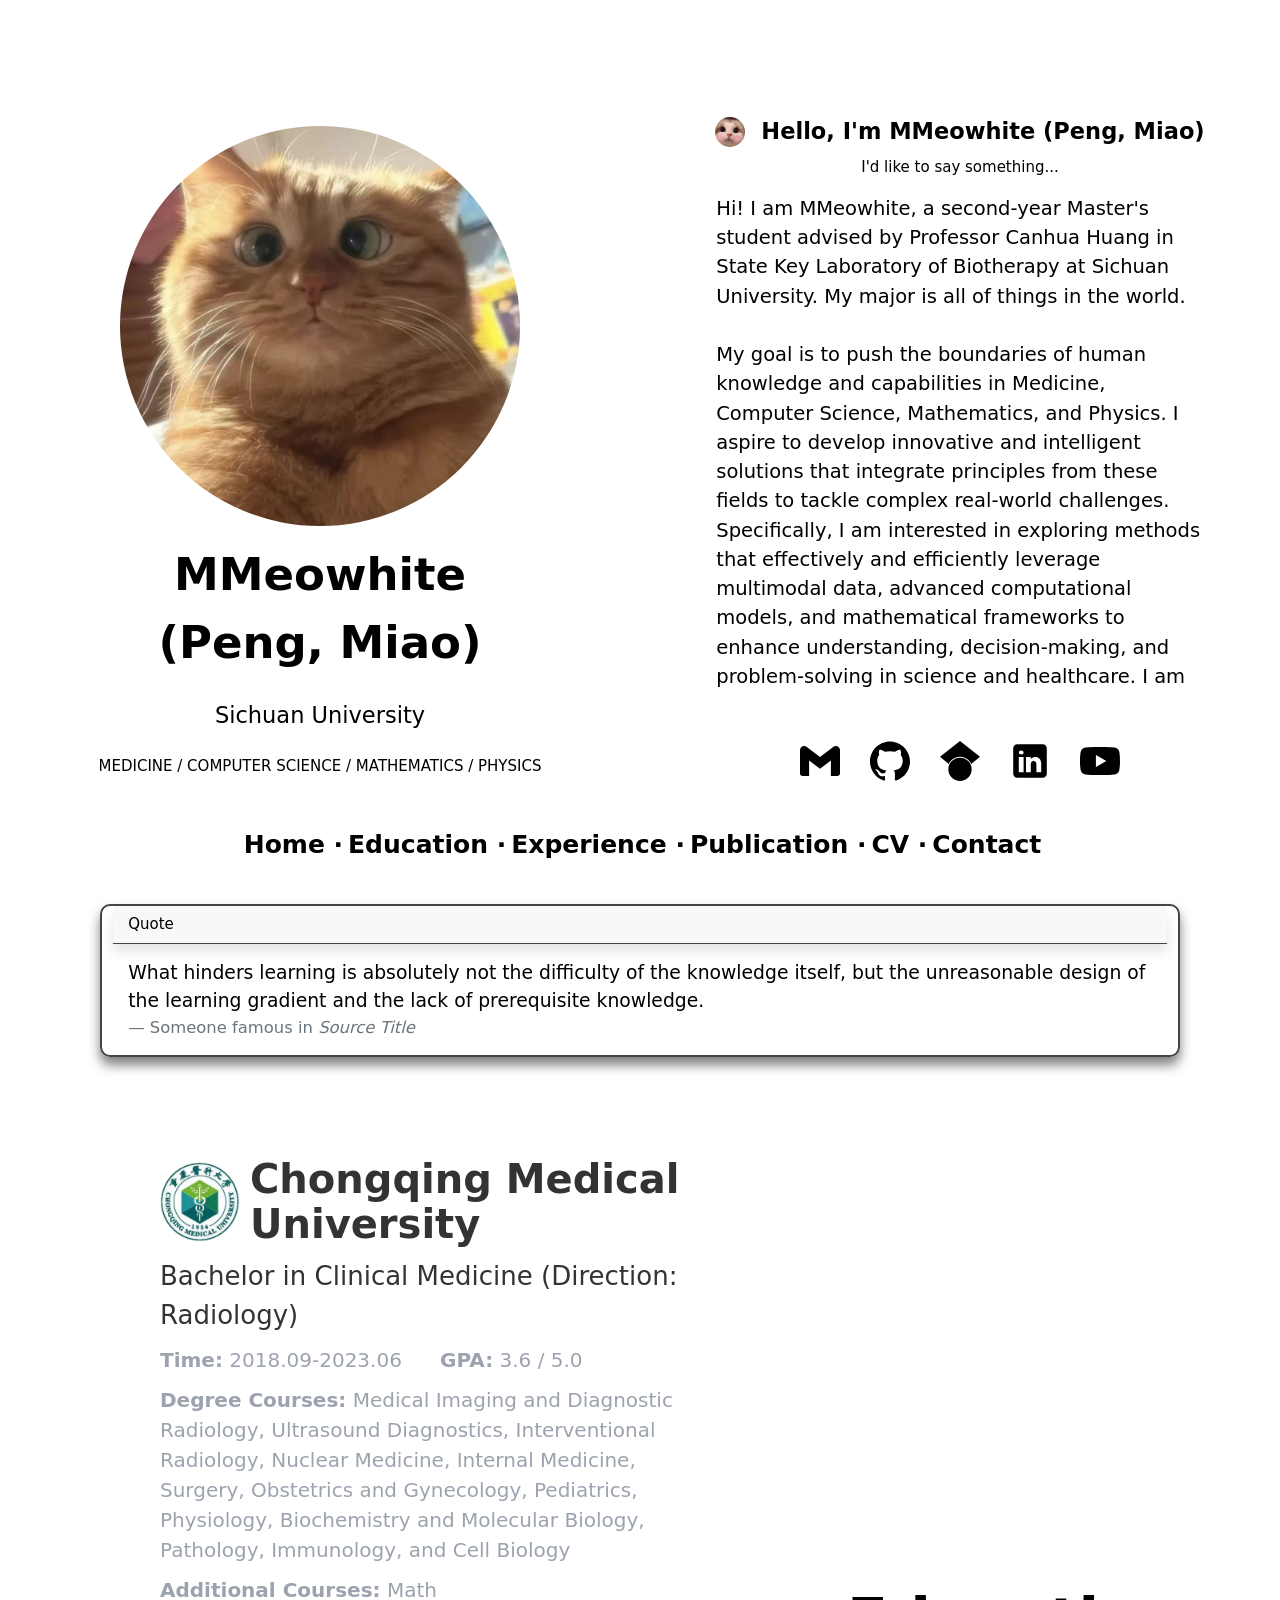
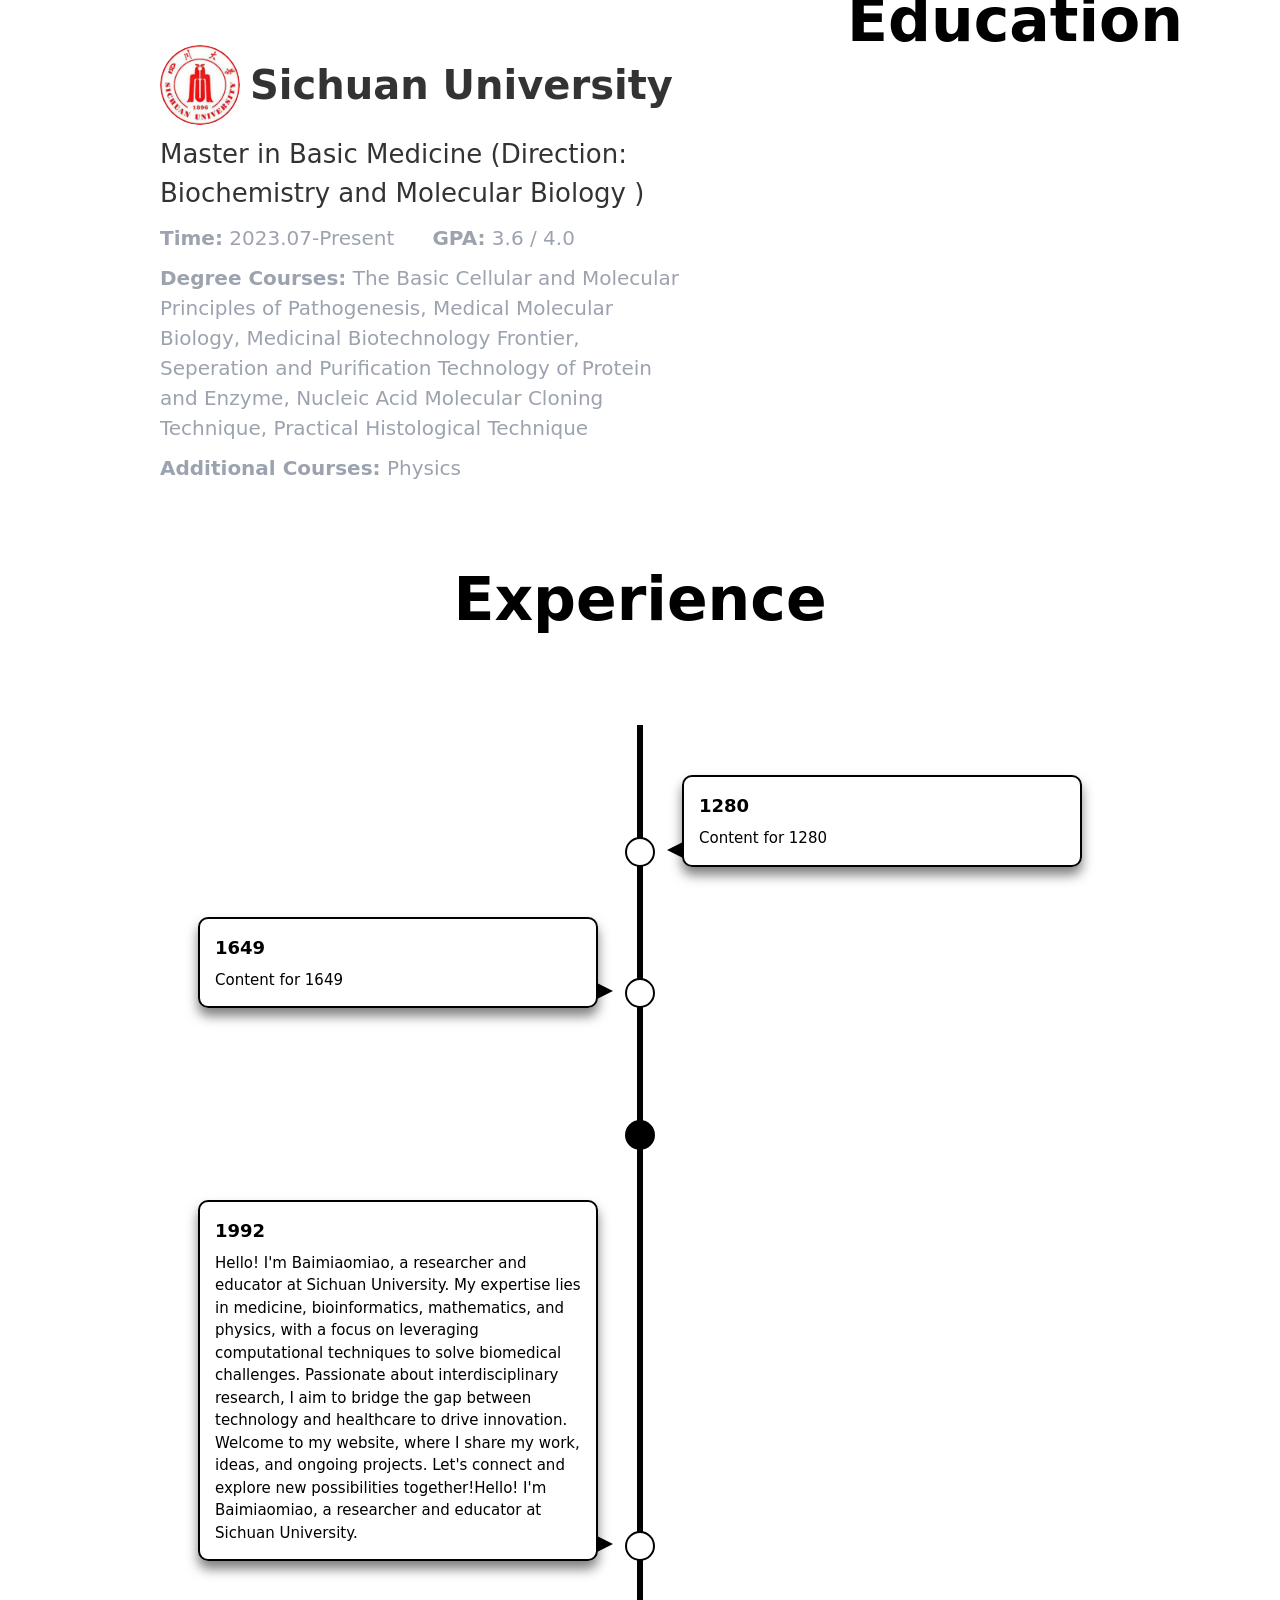
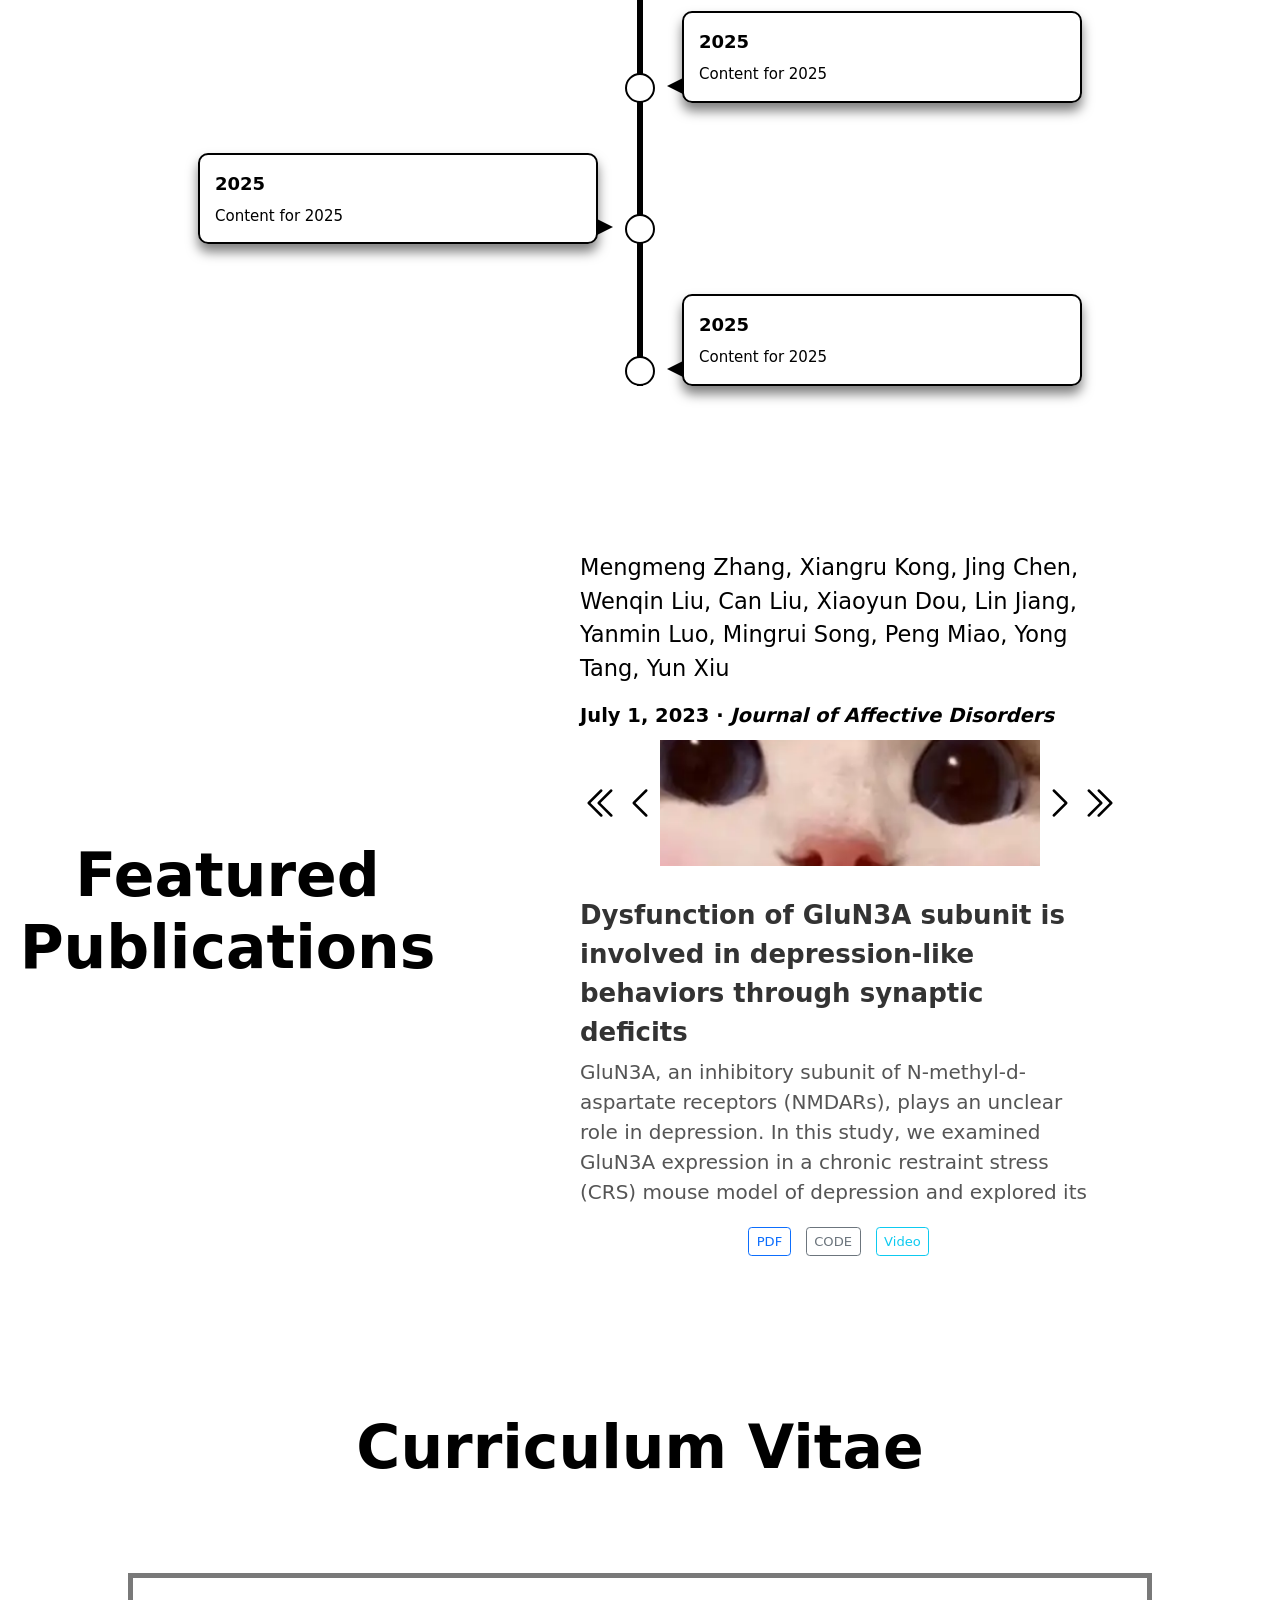
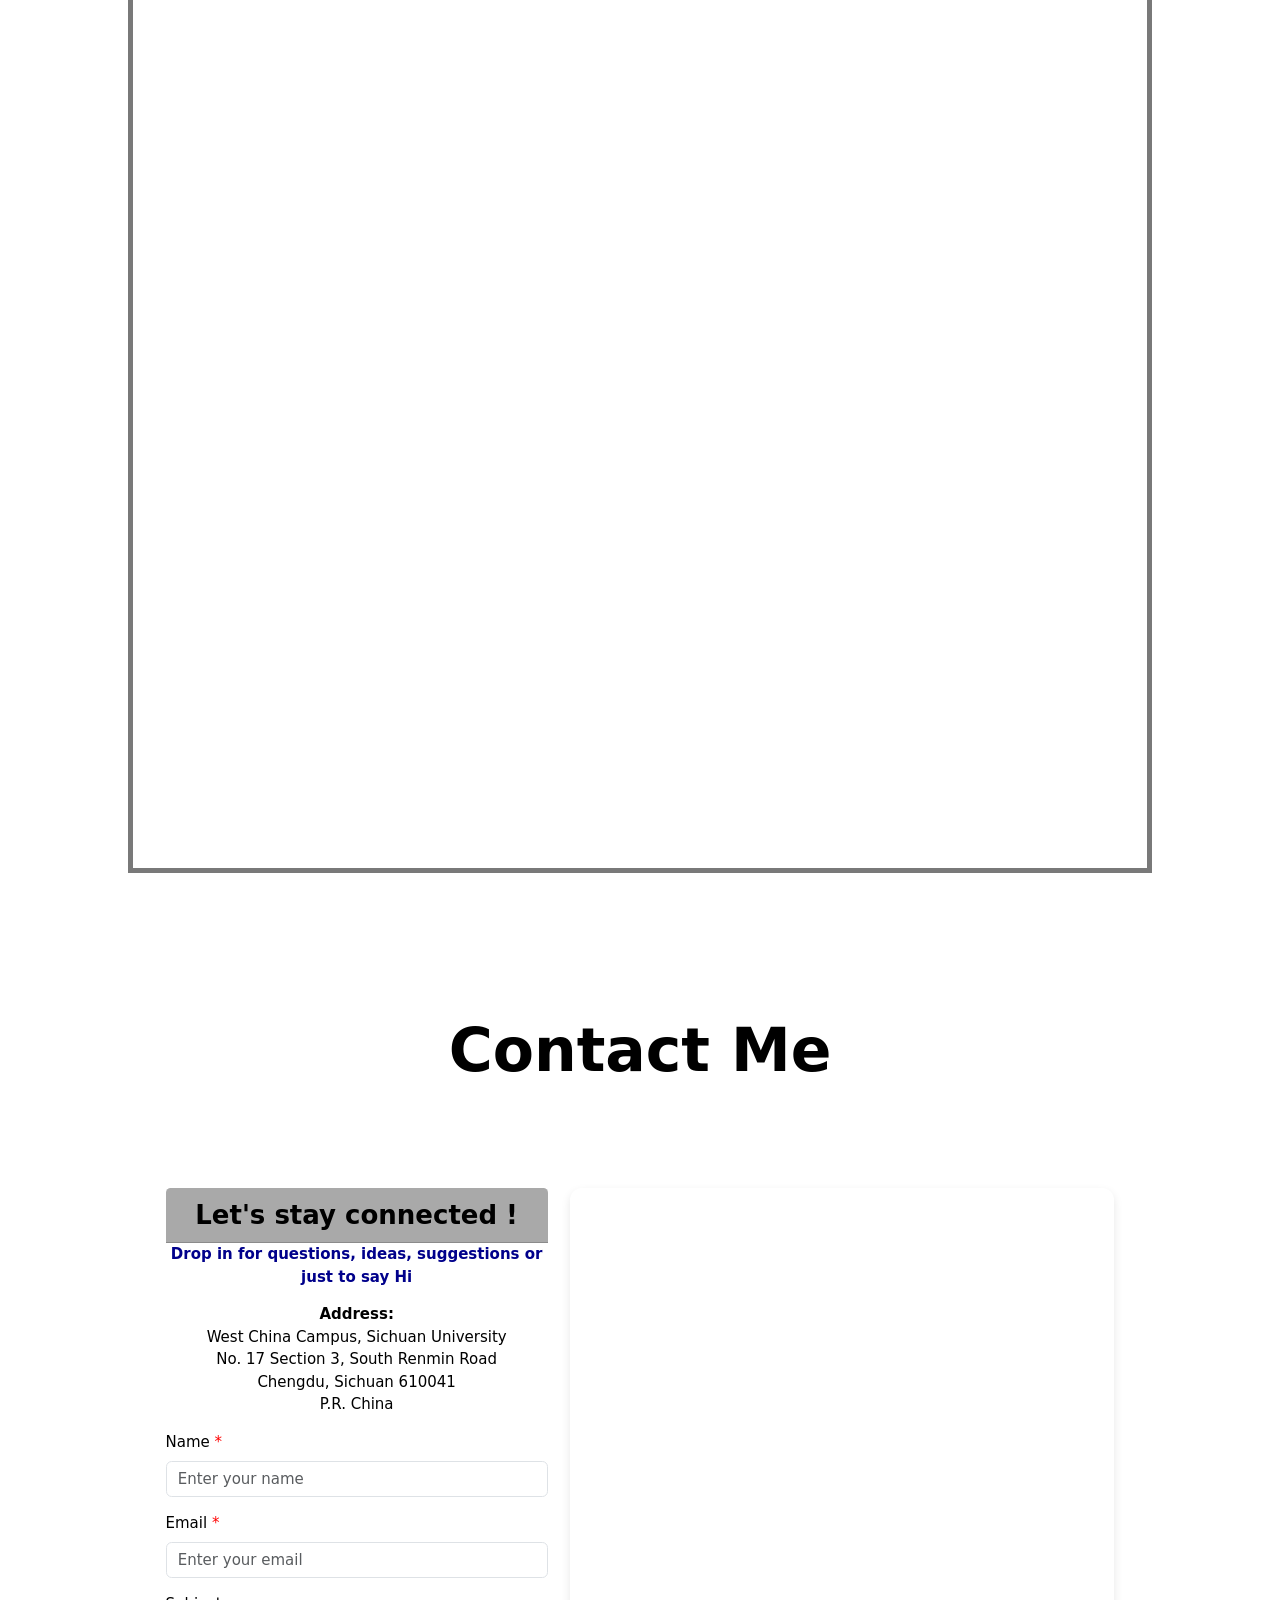
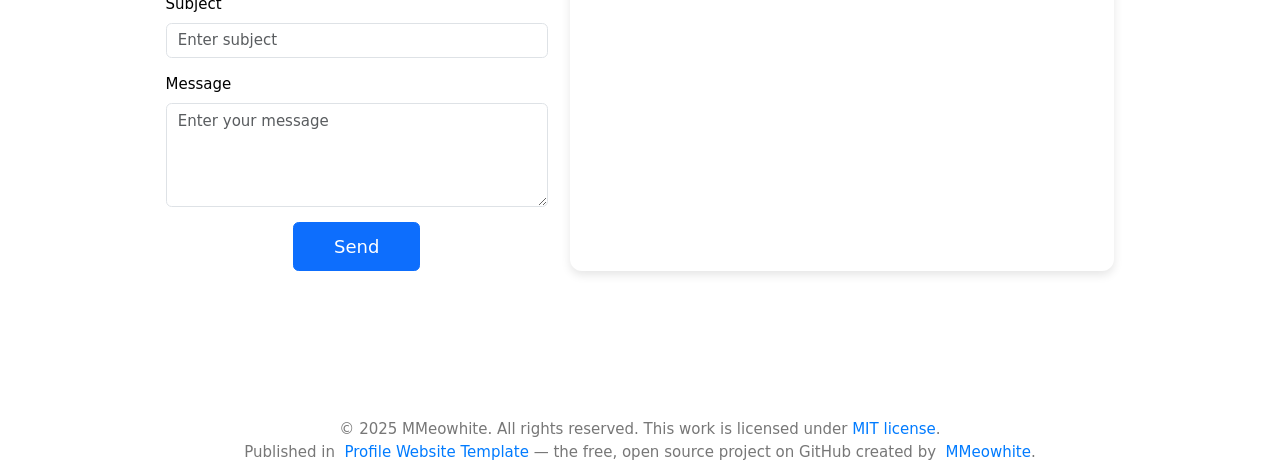
<file: index.html>
<!doctype html><html lang="en"><head><meta charset="utf-8"/><title>Profile Website</title><link rel="icon" href="./favicon.ico"/><meta name="viewport" content="width=device-width,initial-scale=1"/><script type="text/javascript" src="https://api.map.baidu.com/api?v=3.0&ak=z8fH2H3aZfAVSVGkVIRMG2vUPYzrvXYQ"></script><script defer="defer" src="./static/js/main.956f4e52.js"></script><link href="./static/css/main.c4ddb069.css" rel="stylesheet"></head><body><noscript>You need to enable JavaScript to run this app.</noscript><div id="root"></div></body></html>
</file>
<file: static/css/main.c4ddb069.css>
@charset "UTF-8";#root,body,html{margin:0;padding:0;top:0}#root{display:flex;flex-direction:column}*{font-size:100%;margin:0;padding:0}*,:after,:before{box-sizing:border-box}body,html{background-color:#fff;font-family:Arial,sans-serif;font-weight:400;height:100%;line-height:1.5;position:absolute;scroll-behavior:smooth;width:100%}html{font-size:15px}.App{display:flex;flex-direction:column;height:100%;text-align:center}.topNavBar_navbar__-1csf{align-items:center;display:flex;height:100px;justify-content:space-between;left:0;padding:0 1.5rem;position:fixed;top:0;transition:background-color .3s ease,color .3s ease,top .3s ease-in-out;white-space:nowrap;width:100vw;z-index:99999999999}.topNavBar_darkMode__WW2f9{background:linear-gradient(180deg,#000000e6,#0000004d);box-shadow:0 2px 5px #ffffff1a;color:#fff}.topNavBar_lightMode__FCpjx{background:linear-gradient(180deg,#ffffffe6,#ffffff4d);box-shadow:0 2px 5px #0000001a;color:#000}.topNavBar_link__dODZ1{font-size:1rem;text-decoration:none;transition:color .3s ease}.topNavBar_link__dODZ1:hover{transform:scale(1.1)}.topNavBar_lightMode__FCpjx .topNavBar_link__dODZ1{color:#000}.topNavBar_darkMode__WW2f9 .topNavBar_link__dODZ1{color:#fff}.topNavBar_darkMode__WW2f9 .topNavBar_link__dODZ1:hover,.topNavBar_lightMode__FCpjx .topNavBar_link__dODZ1:hover{color:#007bff}button{background:none;border:none;cursor:pointer;font-size:1.2rem;transition:transform .3s ease}button:hover{transform:scale(1.1)}.topNavBar_themeToggle__U\+-N8{background:none;border:none;color:inherit;cursor:pointer;font-size:1.5rem;outline:none;transition:transform .3s ease}.topNavBar_themeToggle__U\+-N8:hover{transform:scale(1.2)}.topNavBar_navbar-toggler__IAa1y{background-color:#000;border:none;padding:.5rem}.topNavBar_navbar-toggler__IAa1y:hover{background-color:#007bff;transform:scale(1.1);transition:background-color .3s ease,transform .3s ease}.topNavBar_navbar-toggler-icon__Cm5dp{background-color:#000;background-image:none;content:"";display:block;height:2px;position:relative;width:20px}.topNavBar_navbar-toggler-icon__Cm5dp:after,.topNavBar_navbar-toggler-icon__Cm5dp:before{background-color:#000;content:"";height:2px;left:0;position:absolute;width:20px}.topNavBar_navbar-toggler-icon__Cm5dp:before{top:-6px}.topNavBar_navbar-toggler-icon__Cm5dp:after{top:6px}.topNavBar_fullScreenNav__EzkcJ{align-items:center;bottom:0;display:flex;height:100vh;justify-content:center;left:0;position:fixed;top:0;width:100vw;z-index:9999999999}.topNavBar_navContent__unnNo{align-items:center;display:flex;flex-direction:column;justify-content:center}.topNavBar_link__dODZ1{color:inherit;font-size:2rem;margin:1rem;text-align:center}.topNavBar_fullScreenNav__EzkcJ{position:relative}.topNavBar_closeButton__jO5jT{color:inherit;cursor:pointer;font-size:2rem;position:absolute;right:10px;top:10px}.topNavBar_container__J71Jl{align-items:center;bottom:0;display:flex;flex-flow:row;height:20px;justify-content:center;left:0;position:fixed;top:100px;width:100vw}.topNavBar_input__mQDbf{font-size:1rem;padding:10px;width:300px}.topNavBar_button__Z0D3e{cursor:pointer;font-size:16px;padding:10px 20px}.layout{display:flex;flex-direction:column;min-height:100vh;transition:background-color .3s ease,color .3s ease}.layout main{flex-grow:1}.light-mode{background-color:#fff;color:#000}.dark-mode{background-color:#2c2c2c;color:#f1f1f1}.content{margin-top:100px;padding:20px}.paperBlock_referenceBox__5q51z{background-color:inherit;border-radius:8px;display:flex;flex-direction:column;gap:20px;margin:10px;padding:20px}.paperBlock_referenceItemFrame__wmx1u{align-items:center;background-color:#fff;border-radius:8px;box-shadow:0 0 24px 12px #00000080;display:flex;flex-direction:row;gap:20px;padding:10px;transition:box-shadow .2s ease-in-out}.paperBlock_referenceItemFrame__wmx1u:hover{box-shadow:0 0 24px 24px #00000026}.paperBlock_imgContainer__zP-w9{align-items:center;background-color:initial;border-radius:8px;display:flex;flex:0 0 30%;justify-content:center;overflow:hidden}.paperBlock_imgContainer__zP-w9 img{border-radius:8px;height:auto;object-fit:cover;width:100%}.paperBlock_contentContainer__E2065{display:flex;flex:1 1;flex-direction:column;gap:5px;justify-content:space-between}.paperBlock_referenceItem__BE4ak{align-items:flex-start;display:flex;flex-direction:column;gap:5px}.paperBlock_referenceTitle__kVopY{font-size:1.6em;font-weight:700;margin:0}.paperBlock_referenceAuthors__HRpGS{font-size:1.2em;font-style:italic;margin:0}.paperBlock_referenceAbstract__fed0k{color:#777;font-size:1em;line-height:1.6;margin:0}.paperBlock_referenceIntro__-T68l{color:#888;font-size:.95em;font-style:italic;margin-top:10px}.paperBlock_referenceIntro__-T68l b{color:#555;font-style:normal}.paperBlock_referenceLink__3g4th{color:inherit;text-decoration:none}.paperBlock_referenceLink__3g4th:hover{border-bottom:1px dotted #007bff;color:#0056b3;padding-bottom:2px;text-decoration:none}.masonry-grid{column-count:2;column-gap:5rem}.masonry-item{break-inside:avoid;margin-bottom:5rem;page-break-inside:avoid}@media (min-width:768px){.masonry-grid{column-count:2}}@media (max-width:768px){.masonry-grid{column-count:1}}/*!
 * Bootstrap  v5.3.3 (https://getbootstrap.com/)
 * Copyright 2011-2024 The Bootstrap Authors
 * Licensed under MIT (https://github.com/twbs/bootstrap/blob/main/LICENSE)
 */:root,[data-bs-theme=light]{--bs-blue:#0d6efd;--bs-indigo:#6610f2;--bs-purple:#6f42c1;--bs-pink:#d63384;--bs-red:#dc3545;--bs-orange:#fd7e14;--bs-yellow:#ffc107;--bs-green:#198754;--bs-teal:#20c997;--bs-cyan:#0dcaf0;--bs-black:#000;--bs-white:#fff;--bs-gray:#6c757d;--bs-gray-dark:#343a40;--bs-gray-100:#f8f9fa;--bs-gray-200:#e9ecef;--bs-gray-300:#dee2e6;--bs-gray-400:#ced4da;--bs-gray-500:#adb5bd;--bs-gray-600:#6c757d;--bs-gray-700:#495057;--bs-gray-800:#343a40;--bs-gray-900:#212529;--bs-primary:#0d6efd;--bs-secondary:#6c757d;--bs-success:#198754;--bs-info:#0dcaf0;--bs-warning:#ffc107;--bs-danger:#dc3545;--bs-light:#f8f9fa;--bs-dark:#212529;--bs-primary-rgb:13,110,253;--bs-secondary-rgb:108,117,125;--bs-success-rgb:25,135,84;--bs-info-rgb:13,202,240;--bs-warning-rgb:255,193,7;--bs-danger-rgb:220,53,69;--bs-light-rgb:248,249,250;--bs-dark-rgb:33,37,41;--bs-primary-text-emphasis:#052c65;--bs-secondary-text-emphasis:#2b2f32;--bs-success-text-emphasis:#0a3622;--bs-info-text-emphasis:#055160;--bs-warning-text-emphasis:#664d03;--bs-danger-text-emphasis:#58151c;--bs-light-text-emphasis:#495057;--bs-dark-text-emphasis:#495057;--bs-primary-bg-subtle:#cfe2ff;--bs-secondary-bg-subtle:#e2e3e5;--bs-success-bg-subtle:#d1e7dd;--bs-info-bg-subtle:#cff4fc;--bs-warning-bg-subtle:#fff3cd;--bs-danger-bg-subtle:#f8d7da;--bs-light-bg-subtle:#fcfcfd;--bs-dark-bg-subtle:#ced4da;--bs-primary-border-subtle:#9ec5fe;--bs-secondary-border-subtle:#c4c8cb;--bs-success-border-subtle:#a3cfbb;--bs-info-border-subtle:#9eeaf9;--bs-warning-border-subtle:#ffe69c;--bs-danger-border-subtle:#f1aeb5;--bs-light-border-subtle:#e9ecef;--bs-dark-border-subtle:#adb5bd;--bs-white-rgb:255,255,255;--bs-black-rgb:0,0,0;--bs-font-sans-serif:system-ui,-apple-system,"Segoe UI",Roboto,"Helvetica Neue","Noto Sans","Liberation Sans",Arial,sans-serif,"Apple Color Emoji","Segoe UI Emoji","Segoe UI Symbol","Noto Color Emoji";--bs-font-monospace:SFMono-Regular,Menlo,Monaco,Consolas,"Liberation Mono","Courier New",monospace;--bs-gradient:linear-gradient(180deg,#ffffff26,#fff0);--bs-body-font-family:var(--bs-font-sans-serif);--bs-body-font-size:1rem;--bs-body-font-weight:400;--bs-body-line-height:1.5;--bs-body-color:#212529;--bs-body-color-rgb:33,37,41;--bs-body-bg:#fff;--bs-body-bg-rgb:255,255,255;--bs-emphasis-color:#000;--bs-emphasis-color-rgb:0,0,0;--bs-secondary-color:#212529bf;--bs-secondary-color-rgb:33,37,41;--bs-secondary-bg:#e9ecef;--bs-secondary-bg-rgb:233,236,239;--bs-tertiary-color:#21252980;--bs-tertiary-color-rgb:33,37,41;--bs-tertiary-bg:#f8f9fa;--bs-tertiary-bg-rgb:248,249,250;--bs-heading-color:inherit;--bs-link-color:#0d6efd;--bs-link-color-rgb:13,110,253;--bs-link-decoration:underline;--bs-link-hover-color:#0a58ca;--bs-link-hover-color-rgb:10,88,202;--bs-code-color:#d63384;--bs-highlight-color:#212529;--bs-highlight-bg:#fff3cd;--bs-border-width:1px;--bs-border-style:solid;--bs-border-color:#dee2e6;--bs-border-color-translucent:rgba(0,0,0,.175);--bs-border-radius:0.375rem;--bs-border-radius-sm:0.25rem;--bs-border-radius-lg:0.5rem;--bs-border-radius-xl:1rem;--bs-border-radius-xxl:2rem;--bs-border-radius-2xl:var(--bs-border-radius-xxl);--bs-border-radius-pill:50rem;--bs-box-shadow:0 0.5rem 1rem #00000026;--bs-box-shadow-sm:0 0.125rem 0.25rem rgba(0,0,0,.075);--bs-box-shadow-lg:0 1rem 3rem rgba(0,0,0,.175);--bs-box-shadow-inset:inset 0 1px 2px rgba(0,0,0,.075);--bs-focus-ring-width:0.25rem;--bs-focus-ring-opacity:0.25;--bs-focus-ring-color:#0d6efd40;--bs-form-valid-color:#198754;--bs-form-valid-border-color:#198754;--bs-form-invalid-color:#dc3545;--bs-form-invalid-border-color:#dc3545}[data-bs-theme=dark]{--bs-body-color:#dee2e6;--bs-body-color-rgb:222,226,230;--bs-body-bg:#212529;--bs-body-bg-rgb:33,37,41;--bs-emphasis-color:#fff;--bs-emphasis-color-rgb:255,255,255;--bs-secondary-color:#dee2e6bf;--bs-secondary-color-rgb:222,226,230;--bs-secondary-bg:#343a40;--bs-secondary-bg-rgb:52,58,64;--bs-tertiary-color:#dee2e680;--bs-tertiary-color-rgb:222,226,230;--bs-tertiary-bg:#2b3035;--bs-tertiary-bg-rgb:43,48,53;--bs-primary-text-emphasis:#6ea8fe;--bs-secondary-text-emphasis:#a7acb1;--bs-success-text-emphasis:#75b798;--bs-info-text-emphasis:#6edff6;--bs-warning-text-emphasis:#ffda6a;--bs-danger-text-emphasis:#ea868f;--bs-light-text-emphasis:#f8f9fa;--bs-dark-text-emphasis:#dee2e6;--bs-primary-bg-subtle:#031633;--bs-secondary-bg-subtle:#161719;--bs-success-bg-subtle:#051b11;--bs-info-bg-subtle:#032830;--bs-warning-bg-subtle:#332701;--bs-danger-bg-subtle:#2c0b0e;--bs-light-bg-subtle:#343a40;--bs-dark-bg-subtle:#1a1d20;--bs-primary-border-subtle:#084298;--bs-secondary-border-subtle:#41464b;--bs-success-border-subtle:#0f5132;--bs-info-border-subtle:#087990;--bs-warning-border-subtle:#997404;--bs-danger-border-subtle:#842029;--bs-light-border-subtle:#495057;--bs-dark-border-subtle:#343a40;--bs-heading-color:inherit;--bs-link-color:#6ea8fe;--bs-link-hover-color:#8bb9fe;--bs-link-color-rgb:110,168,254;--bs-link-hover-color-rgb:139,185,254;--bs-code-color:#e685b5;--bs-highlight-color:#dee2e6;--bs-highlight-bg:#664d03;--bs-border-color:#495057;--bs-border-color-translucent:#ffffff26;--bs-form-valid-color:#75b798;--bs-form-valid-border-color:#75b798;--bs-form-invalid-color:#ea868f;--bs-form-invalid-border-color:#ea868f;color-scheme:dark}*,:after,:before{box-sizing:border-box}@media (prefers-reduced-motion:no-preference){:root{scroll-behavior:smooth}}body{-webkit-text-size-adjust:100%;-webkit-tap-highlight-color:transparent;background-color:#fff;background-color:var(--bs-body-bg);color:#212529;color:var(--bs-body-color);font-family:system-ui,-apple-system,Segoe UI,Roboto,Helvetica Neue,Noto Sans,Liberation Sans,Arial,sans-serif,Apple Color Emoji,Segoe UI Emoji,Segoe UI Symbol,Noto Color Emoji;font-family:var(--bs-body-font-family);font-size:1rem;font-size:var(--bs-body-font-size);font-weight:400;font-weight:var(--bs-body-font-weight);line-height:1.5;line-height:var(--bs-body-line-height);text-align:var(--bs-body-text-align)}hr{border:0;border-top:1px solid;border-top:var(--bs-border-width) solid;color:inherit;margin:1rem 0;opacity:.25}.h1,.h2,.h3,.h4,.h5,.h6,h1,h2,h3,h4,h5,h6{color:inherit;color:var(--bs-heading-color);font-weight:500;line-height:1.2;margin-bottom:.5rem;margin-top:0}.h1,h1{font-size:calc(1.375rem + 1.5vw)}@media (min-width:1200px){.h1,h1{font-size:2.5rem}}.h2,h2{font-size:calc(1.325rem + .9vw)}@media (min-width:1200px){.h2,h2{font-size:2rem}}.h3,h3{font-size:calc(1.3rem + .6vw)}@media (min-width:1200px){.h3,h3{font-size:1.75rem}}.h4,h4{font-size:calc(1.275rem + .3vw)}@media (min-width:1200px){.h4,h4{font-size:1.5rem}}.h5,h5{font-size:1.25rem}.h6,h6{font-size:1rem}p{margin-bottom:1rem;margin-top:0}abbr[title]{cursor:help;-webkit-text-decoration-skip-ink:none;text-decoration-skip-ink:none}address{font-style:normal;line-height:inherit;margin-bottom:1rem}ol,ul{padding-left:2rem}dl,ol,ul{margin-bottom:1rem;margin-top:0}ol ol,ol ul,ul ol,ul ul{margin-bottom:0}dt{font-weight:700}dd{margin-bottom:.5rem;margin-left:0}blockquote{margin:0 0 1rem}.small,small{font-size:.875em}.mark,mark{background-color:#fff3cd;background-color:var(--bs-highlight-bg);color:#212529;color:var(--bs-highlight-color);padding:.1875em}sub,sup{font-size:.75em}a{color:#0d6efd;color:rgba(var(--bs-link-color-rgb),var(--bs-link-opacity,1));text-decoration:underline}a:hover{--bs-link-color-rgb:var(--bs-link-hover-color-rgb)}a:not([href]):not([class]),a:not([href]):not([class]):hover{color:inherit;text-decoration:none}code,kbd,pre,samp{font-family:SFMono-Regular,Menlo,Monaco,Consolas,Liberation Mono,Courier New,monospace;font-family:var(--bs-font-monospace);font-size:1em}pre{display:block;font-size:.875em;margin-bottom:1rem;margin-top:0;overflow:auto}pre code{color:inherit;font-size:inherit;word-break:normal}code{word-wrap:break-word;color:#d63384;color:var(--bs-code-color);font-size:.875em}a>code{color:inherit}kbd{background-color:#212529;background-color:var(--bs-body-color);border-radius:.25rem;color:#fff;color:var(--bs-body-bg);font-size:.875em;padding:.1875rem .375rem}kbd kbd{font-size:1em;padding:0}figure{margin:0 0 1rem}img,svg{vertical-align:middle}table{border-collapse:collapse;caption-side:bottom}caption{color:#212529bf;color:var(--bs-secondary-color);padding-bottom:.5rem;padding-top:.5rem;text-align:left}th{text-align:inherit;text-align:-webkit-match-parent}tbody,td,tfoot,th,thead,tr{border:0 solid;border-color:inherit}label{display:inline-block}button{border-radius:0}button:focus:not(:focus-visible){outline:0}button,input,optgroup,select,textarea{font-size:inherit;line-height:inherit}[role=button]{cursor:pointer}select{word-wrap:normal}select:disabled{opacity:1}[list]:not([type=date]):not([type=datetime-local]):not([type=month]):not([type=week]):not([type=time])::-webkit-calendar-picker-indicator{display:none!important}[type=button]:not(:disabled),[type=reset]:not(:disabled),[type=submit]:not(:disabled),button:not(:disabled){cursor:pointer}::-moz-focus-inner{border-style:none;padding:0}textarea{resize:vertical}fieldset{border:0;margin:0;min-width:0;padding:0}legend{float:left;font-size:calc(1.275rem + .3vw);line-height:inherit;margin-bottom:.5rem;width:100%}@media (min-width:1200px){legend{font-size:1.5rem}}legend+*{clear:left}::-webkit-datetime-edit-day-field,::-webkit-datetime-edit-fields-wrapper,::-webkit-datetime-edit-hour-field,::-webkit-datetime-edit-minute,::-webkit-datetime-edit-month-field,::-webkit-datetime-edit-text,::-webkit-datetime-edit-year-field{padding:0}::-webkit-inner-spin-button{height:auto}::-webkit-search-decoration{-webkit-appearance:none}::-webkit-color-swatch-wrapper{padding:0}::file-selector-button{-webkit-appearance:button;font:inherit}output{display:inline-block}iframe{border:0}summary{cursor:pointer}[hidden]{display:none!important}.lead{font-size:1.25rem;font-weight:300}.display-1{font-size:calc(1.625rem + 4.5vw);font-weight:300;line-height:1.2}@media (min-width:1200px){.display-1{font-size:5rem}}.display-2{font-size:calc(1.575rem + 3.9vw);font-weight:300;line-height:1.2}@media (min-width:1200px){.display-2{font-size:4.5rem}}.display-3{font-size:calc(1.525rem + 3.3vw);font-weight:300;line-height:1.2}@media (min-width:1200px){.display-3{font-size:4rem}}.display-4{font-size:calc(1.475rem + 2.7vw);font-weight:300;line-height:1.2}@media (min-width:1200px){.display-4{font-size:3.5rem}}.display-5{font-size:calc(1.425rem + 2.1vw);font-weight:300;line-height:1.2}@media (min-width:1200px){.display-5{font-size:3rem}}.display-6{font-size:calc(1.375rem + 1.5vw);font-weight:300;line-height:1.2}@media (min-width:1200px){.display-6{font-size:2.5rem}}.list-inline,.list-unstyled{list-style:none;padding-left:0}.list-inline-item{display:inline-block}.list-inline-item:not(:last-child){margin-right:.5rem}.initialism{font-size:.875em;text-transform:uppercase}.blockquote{font-size:1.25rem;margin-bottom:1rem}.blockquote>:last-child{margin-bottom:0}.blockquote-footer{color:#6c757d;font-size:.875em;margin-bottom:1rem;margin-top:-1rem}.blockquote-footer:before{content:"— "}.img-fluid,.img-thumbnail{height:auto;max-width:100%}.img-thumbnail{background-color:#fff;background-color:var(--bs-body-bg);border:1px solid #dee2e6;border:var(--bs-border-width) solid var(--bs-border-color);border-radius:.375rem;border-radius:var(--bs-border-radius);padding:.25rem}.figure{display:inline-block}.figure-img{line-height:1;margin-bottom:.5rem}.figure-caption{color:#212529bf;color:var(--bs-secondary-color);font-size:.875em}.container,.container-fluid,.container-lg,.container-md,.container-sm,.container-xl,.container-xxl{--bs-gutter-x:1.5rem;--bs-gutter-y:0;margin-left:auto;margin-right:auto;padding-left:calc(var(--bs-gutter-x)*.5);padding-right:calc(var(--bs-gutter-x)*.5);width:100%}@media (min-width:576px){.container,.container-sm{max-width:540px}}@media (min-width:768px){.container,.container-md,.container-sm{max-width:720px}}@media (min-width:992px){.container,.container-lg,.container-md,.container-sm{max-width:960px}}@media (min-width:1200px){.container,.container-lg,.container-md,.container-sm,.container-xl{max-width:1140px}}@media (min-width:1400px){.container,.container-lg,.container-md,.container-sm,.container-xl,.container-xxl{max-width:1320px}}:root{--bs-breakpoint-xs:0;--bs-breakpoint-sm:576px;--bs-breakpoint-md:768px;--bs-breakpoint-lg:992px;--bs-breakpoint-xl:1200px;--bs-breakpoint-xxl:1400px}.row{--bs-gutter-x:1.5rem;--bs-gutter-y:0;display:flex;flex-wrap:wrap;margin-left:calc(var(--bs-gutter-x)*-.5);margin-right:calc(var(--bs-gutter-x)*-.5);margin-top:calc(var(--bs-gutter-y)*-1)}.row>*{flex-shrink:0;margin-top:var(--bs-gutter-y);max-width:100%;padding-left:calc(var(--bs-gutter-x)*.5);padding-right:calc(var(--bs-gutter-x)*.5);width:100%}.col{flex:1 0}.row-cols-auto>*{flex:0 0 auto;width:auto}.row-cols-1>*{flex:0 0 auto;width:100%}.row-cols-2>*{flex:0 0 auto;width:50%}.row-cols-3>*{flex:0 0 auto;width:33.33333333%}.row-cols-4>*{flex:0 0 auto;width:25%}.row-cols-5>*{flex:0 0 auto;width:20%}.row-cols-6>*{flex:0 0 auto;width:16.66666667%}.col-auto{flex:0 0 auto;width:auto}.col-1{flex:0 0 auto;width:8.33333333%}.col-2{flex:0 0 auto;width:16.66666667%}.col-3{flex:0 0 auto;width:25%}.col-4{flex:0 0 auto;width:33.33333333%}.col-5{flex:0 0 auto;width:41.66666667%}.col-6{flex:0 0 auto;width:50%}.col-7{flex:0 0 auto;width:58.33333333%}.col-8{flex:0 0 auto;width:66.66666667%}.col-9{flex:0 0 auto;width:75%}.col-10{flex:0 0 auto;width:83.33333333%}.col-11{flex:0 0 auto;width:91.66666667%}.col-12{flex:0 0 auto;width:100%}.offset-1{margin-left:8.33333333%}.offset-2{margin-left:16.66666667%}.offset-3{margin-left:25%}.offset-4{margin-left:33.33333333%}.offset-5{margin-left:41.66666667%}.offset-6{margin-left:50%}.offset-7{margin-left:58.33333333%}.offset-8{margin-left:66.66666667%}.offset-9{margin-left:75%}.offset-10{margin-left:83.33333333%}.offset-11{margin-left:91.66666667%}.g-0,.gx-0{--bs-gutter-x:0}.g-0,.gy-0{--bs-gutter-y:0}.g-1,.gx-1{--bs-gutter-x:0.25rem}.g-1,.gy-1{--bs-gutter-y:0.25rem}.g-2,.gx-2{--bs-gutter-x:0.5rem}.g-2,.gy-2{--bs-gutter-y:0.5rem}.g-3,.gx-3{--bs-gutter-x:1rem}.g-3,.gy-3{--bs-gutter-y:1rem}.g-4,.gx-4{--bs-gutter-x:1.5rem}.g-4,.gy-4{--bs-gutter-y:1.5rem}.g-5,.gx-5{--bs-gutter-x:3rem}.g-5,.gy-5{--bs-gutter-y:3rem}@media (min-width:576px){.col-sm{flex:1 0}.row-cols-sm-auto>*{flex:0 0 auto;width:auto}.row-cols-sm-1>*{flex:0 0 auto;width:100%}.row-cols-sm-2>*{flex:0 0 auto;width:50%}.row-cols-sm-3>*{flex:0 0 auto;width:33.33333333%}.row-cols-sm-4>*{flex:0 0 auto;width:25%}.row-cols-sm-5>*{flex:0 0 auto;width:20%}.row-cols-sm-6>*{flex:0 0 auto;width:16.66666667%}.col-sm-auto{flex:0 0 auto;width:auto}.col-sm-1{flex:0 0 auto;width:8.33333333%}.col-sm-2{flex:0 0 auto;width:16.66666667%}.col-sm-3{flex:0 0 auto;width:25%}.col-sm-4{flex:0 0 auto;width:33.33333333%}.col-sm-5{flex:0 0 auto;width:41.66666667%}.col-sm-6{flex:0 0 auto;width:50%}.col-sm-7{flex:0 0 auto;width:58.33333333%}.col-sm-8{flex:0 0 auto;width:66.66666667%}.col-sm-9{flex:0 0 auto;width:75%}.col-sm-10{flex:0 0 auto;width:83.33333333%}.col-sm-11{flex:0 0 auto;width:91.66666667%}.col-sm-12{flex:0 0 auto;width:100%}.offset-sm-0{margin-left:0}.offset-sm-1{margin-left:8.33333333%}.offset-sm-2{margin-left:16.66666667%}.offset-sm-3{margin-left:25%}.offset-sm-4{margin-left:33.33333333%}.offset-sm-5{margin-left:41.66666667%}.offset-sm-6{margin-left:50%}.offset-sm-7{margin-left:58.33333333%}.offset-sm-8{margin-left:66.66666667%}.offset-sm-9{margin-left:75%}.offset-sm-10{margin-left:83.33333333%}.offset-sm-11{margin-left:91.66666667%}.g-sm-0,.gx-sm-0{--bs-gutter-x:0}.g-sm-0,.gy-sm-0{--bs-gutter-y:0}.g-sm-1,.gx-sm-1{--bs-gutter-x:0.25rem}.g-sm-1,.gy-sm-1{--bs-gutter-y:0.25rem}.g-sm-2,.gx-sm-2{--bs-gutter-x:0.5rem}.g-sm-2,.gy-sm-2{--bs-gutter-y:0.5rem}.g-sm-3,.gx-sm-3{--bs-gutter-x:1rem}.g-sm-3,.gy-sm-3{--bs-gutter-y:1rem}.g-sm-4,.gx-sm-4{--bs-gutter-x:1.5rem}.g-sm-4,.gy-sm-4{--bs-gutter-y:1.5rem}.g-sm-5,.gx-sm-5{--bs-gutter-x:3rem}.g-sm-5,.gy-sm-5{--bs-gutter-y:3rem}}@media (min-width:768px){.col-md{flex:1 0}.row-cols-md-auto>*{flex:0 0 auto;width:auto}.row-cols-md-1>*{flex:0 0 auto;width:100%}.row-cols-md-2>*{flex:0 0 auto;width:50%}.row-cols-md-3>*{flex:0 0 auto;width:33.33333333%}.row-cols-md-4>*{flex:0 0 auto;width:25%}.row-cols-md-5>*{flex:0 0 auto;width:20%}.row-cols-md-6>*{flex:0 0 auto;width:16.66666667%}.col-md-auto{flex:0 0 auto;width:auto}.col-md-1{flex:0 0 auto;width:8.33333333%}.col-md-2{flex:0 0 auto;width:16.66666667%}.col-md-3{flex:0 0 auto;width:25%}.col-md-4{flex:0 0 auto;width:33.33333333%}.col-md-5{flex:0 0 auto;width:41.66666667%}.col-md-6{flex:0 0 auto;width:50%}.col-md-7{flex:0 0 auto;width:58.33333333%}.col-md-8{flex:0 0 auto;width:66.66666667%}.col-md-9{flex:0 0 auto;width:75%}.col-md-10{flex:0 0 auto;width:83.33333333%}.col-md-11{flex:0 0 auto;width:91.66666667%}.col-md-12{flex:0 0 auto;width:100%}.offset-md-0{margin-left:0}.offset-md-1{margin-left:8.33333333%}.offset-md-2{margin-left:16.66666667%}.offset-md-3{margin-left:25%}.offset-md-4{margin-left:33.33333333%}.offset-md-5{margin-left:41.66666667%}.offset-md-6{margin-left:50%}.offset-md-7{margin-left:58.33333333%}.offset-md-8{margin-left:66.66666667%}.offset-md-9{margin-left:75%}.offset-md-10{margin-left:83.33333333%}.offset-md-11{margin-left:91.66666667%}.g-md-0,.gx-md-0{--bs-gutter-x:0}.g-md-0,.gy-md-0{--bs-gutter-y:0}.g-md-1,.gx-md-1{--bs-gutter-x:0.25rem}.g-md-1,.gy-md-1{--bs-gutter-y:0.25rem}.g-md-2,.gx-md-2{--bs-gutter-x:0.5rem}.g-md-2,.gy-md-2{--bs-gutter-y:0.5rem}.g-md-3,.gx-md-3{--bs-gutter-x:1rem}.g-md-3,.gy-md-3{--bs-gutter-y:1rem}.g-md-4,.gx-md-4{--bs-gutter-x:1.5rem}.g-md-4,.gy-md-4{--bs-gutter-y:1.5rem}.g-md-5,.gx-md-5{--bs-gutter-x:3rem}.g-md-5,.gy-md-5{--bs-gutter-y:3rem}}@media (min-width:992px){.col-lg{flex:1 0}.row-cols-lg-auto>*{flex:0 0 auto;width:auto}.row-cols-lg-1>*{flex:0 0 auto;width:100%}.row-cols-lg-2>*{flex:0 0 auto;width:50%}.row-cols-lg-3>*{flex:0 0 auto;width:33.33333333%}.row-cols-lg-4>*{flex:0 0 auto;width:25%}.row-cols-lg-5>*{flex:0 0 auto;width:20%}.row-cols-lg-6>*{flex:0 0 auto;width:16.66666667%}.col-lg-auto{flex:0 0 auto;width:auto}.col-lg-1{flex:0 0 auto;width:8.33333333%}.col-lg-2{flex:0 0 auto;width:16.66666667%}.col-lg-3{flex:0 0 auto;width:25%}.col-lg-4{flex:0 0 auto;width:33.33333333%}.col-lg-5{flex:0 0 auto;width:41.66666667%}.col-lg-6{flex:0 0 auto;width:50%}.col-lg-7{flex:0 0 auto;width:58.33333333%}.col-lg-8{flex:0 0 auto;width:66.66666667%}.col-lg-9{flex:0 0 auto;width:75%}.col-lg-10{flex:0 0 auto;width:83.33333333%}.col-lg-11{flex:0 0 auto;width:91.66666667%}.col-lg-12{flex:0 0 auto;width:100%}.offset-lg-0{margin-left:0}.offset-lg-1{margin-left:8.33333333%}.offset-lg-2{margin-left:16.66666667%}.offset-lg-3{margin-left:25%}.offset-lg-4{margin-left:33.33333333%}.offset-lg-5{margin-left:41.66666667%}.offset-lg-6{margin-left:50%}.offset-lg-7{margin-left:58.33333333%}.offset-lg-8{margin-left:66.66666667%}.offset-lg-9{margin-left:75%}.offset-lg-10{margin-left:83.33333333%}.offset-lg-11{margin-left:91.66666667%}.g-lg-0,.gx-lg-0{--bs-gutter-x:0}.g-lg-0,.gy-lg-0{--bs-gutter-y:0}.g-lg-1,.gx-lg-1{--bs-gutter-x:0.25rem}.g-lg-1,.gy-lg-1{--bs-gutter-y:0.25rem}.g-lg-2,.gx-lg-2{--bs-gutter-x:0.5rem}.g-lg-2,.gy-lg-2{--bs-gutter-y:0.5rem}.g-lg-3,.gx-lg-3{--bs-gutter-x:1rem}.g-lg-3,.gy-lg-3{--bs-gutter-y:1rem}.g-lg-4,.gx-lg-4{--bs-gutter-x:1.5rem}.g-lg-4,.gy-lg-4{--bs-gutter-y:1.5rem}.g-lg-5,.gx-lg-5{--bs-gutter-x:3rem}.g-lg-5,.gy-lg-5{--bs-gutter-y:3rem}}@media (min-width:1200px){.col-xl{flex:1 0}.row-cols-xl-auto>*{flex:0 0 auto;width:auto}.row-cols-xl-1>*{flex:0 0 auto;width:100%}.row-cols-xl-2>*{flex:0 0 auto;width:50%}.row-cols-xl-3>*{flex:0 0 auto;width:33.33333333%}.row-cols-xl-4>*{flex:0 0 auto;width:25%}.row-cols-xl-5>*{flex:0 0 auto;width:20%}.row-cols-xl-6>*{flex:0 0 auto;width:16.66666667%}.col-xl-auto{flex:0 0 auto;width:auto}.col-xl-1{flex:0 0 auto;width:8.33333333%}.col-xl-2{flex:0 0 auto;width:16.66666667%}.col-xl-3{flex:0 0 auto;width:25%}.col-xl-4{flex:0 0 auto;width:33.33333333%}.col-xl-5{flex:0 0 auto;width:41.66666667%}.col-xl-6{flex:0 0 auto;width:50%}.col-xl-7{flex:0 0 auto;width:58.33333333%}.col-xl-8{flex:0 0 auto;width:66.66666667%}.col-xl-9{flex:0 0 auto;width:75%}.col-xl-10{flex:0 0 auto;width:83.33333333%}.col-xl-11{flex:0 0 auto;width:91.66666667%}.col-xl-12{flex:0 0 auto;width:100%}.offset-xl-0{margin-left:0}.offset-xl-1{margin-left:8.33333333%}.offset-xl-2{margin-left:16.66666667%}.offset-xl-3{margin-left:25%}.offset-xl-4{margin-left:33.33333333%}.offset-xl-5{margin-left:41.66666667%}.offset-xl-6{margin-left:50%}.offset-xl-7{margin-left:58.33333333%}.offset-xl-8{margin-left:66.66666667%}.offset-xl-9{margin-left:75%}.offset-xl-10{margin-left:83.33333333%}.offset-xl-11{margin-left:91.66666667%}.g-xl-0,.gx-xl-0{--bs-gutter-x:0}.g-xl-0,.gy-xl-0{--bs-gutter-y:0}.g-xl-1,.gx-xl-1{--bs-gutter-x:0.25rem}.g-xl-1,.gy-xl-1{--bs-gutter-y:0.25rem}.g-xl-2,.gx-xl-2{--bs-gutter-x:0.5rem}.g-xl-2,.gy-xl-2{--bs-gutter-y:0.5rem}.g-xl-3,.gx-xl-3{--bs-gutter-x:1rem}.g-xl-3,.gy-xl-3{--bs-gutter-y:1rem}.g-xl-4,.gx-xl-4{--bs-gutter-x:1.5rem}.g-xl-4,.gy-xl-4{--bs-gutter-y:1.5rem}.g-xl-5,.gx-xl-5{--bs-gutter-x:3rem}.g-xl-5,.gy-xl-5{--bs-gutter-y:3rem}}@media (min-width:1400px){.col-xxl{flex:1 0}.row-cols-xxl-auto>*{flex:0 0 auto;width:auto}.row-cols-xxl-1>*{flex:0 0 auto;width:100%}.row-cols-xxl-2>*{flex:0 0 auto;width:50%}.row-cols-xxl-3>*{flex:0 0 auto;width:33.33333333%}.row-cols-xxl-4>*{flex:0 0 auto;width:25%}.row-cols-xxl-5>*{flex:0 0 auto;width:20%}.row-cols-xxl-6>*{flex:0 0 auto;width:16.66666667%}.col-xxl-auto{flex:0 0 auto;width:auto}.col-xxl-1{flex:0 0 auto;width:8.33333333%}.col-xxl-2{flex:0 0 auto;width:16.66666667%}.col-xxl-3{flex:0 0 auto;width:25%}.col-xxl-4{flex:0 0 auto;width:33.33333333%}.col-xxl-5{flex:0 0 auto;width:41.66666667%}.col-xxl-6{flex:0 0 auto;width:50%}.col-xxl-7{flex:0 0 auto;width:58.33333333%}.col-xxl-8{flex:0 0 auto;width:66.66666667%}.col-xxl-9{flex:0 0 auto;width:75%}.col-xxl-10{flex:0 0 auto;width:83.33333333%}.col-xxl-11{flex:0 0 auto;width:91.66666667%}.col-xxl-12{flex:0 0 auto;width:100%}.offset-xxl-0{margin-left:0}.offset-xxl-1{margin-left:8.33333333%}.offset-xxl-2{margin-left:16.66666667%}.offset-xxl-3{margin-left:25%}.offset-xxl-4{margin-left:33.33333333%}.offset-xxl-5{margin-left:41.66666667%}.offset-xxl-6{margin-left:50%}.offset-xxl-7{margin-left:58.33333333%}.offset-xxl-8{margin-left:66.66666667%}.offset-xxl-9{margin-left:75%}.offset-xxl-10{margin-left:83.33333333%}.offset-xxl-11{margin-left:91.66666667%}.g-xxl-0,.gx-xxl-0{--bs-gutter-x:0}.g-xxl-0,.gy-xxl-0{--bs-gutter-y:0}.g-xxl-1,.gx-xxl-1{--bs-gutter-x:0.25rem}.g-xxl-1,.gy-xxl-1{--bs-gutter-y:0.25rem}.g-xxl-2,.gx-xxl-2{--bs-gutter-x:0.5rem}.g-xxl-2,.gy-xxl-2{--bs-gutter-y:0.5rem}.g-xxl-3,.gx-xxl-3{--bs-gutter-x:1rem}.g-xxl-3,.gy-xxl-3{--bs-gutter-y:1rem}.g-xxl-4,.gx-xxl-4{--bs-gutter-x:1.5rem}.g-xxl-4,.gy-xxl-4{--bs-gutter-y:1.5rem}.g-xxl-5,.gx-xxl-5{--bs-gutter-x:3rem}.g-xxl-5,.gy-xxl-5{--bs-gutter-y:3rem}}.table{--bs-table-color-type:initial;--bs-table-bg-type:initial;--bs-table-color-state:initial;--bs-table-bg-state:initial;--bs-table-color:var(--bs-emphasis-color);--bs-table-bg:var(--bs-body-bg);--bs-table-border-color:var(--bs-border-color);--bs-table-accent-bg:#0000;--bs-table-striped-color:var(--bs-emphasis-color);--bs-table-striped-bg:rgba(var(--bs-emphasis-color-rgb),0.05);--bs-table-active-color:var(--bs-emphasis-color);--bs-table-active-bg:rgba(var(--bs-emphasis-color-rgb),0.1);--bs-table-hover-color:var(--bs-emphasis-color);--bs-table-hover-bg:rgba(var(--bs-emphasis-color-rgb),0.075);border-color:var(--bs-table-border-color);margin-bottom:1rem;vertical-align:top;width:100%}.table>:not(caption)>*>*{background-color:var(--bs-table-bg);border-bottom-width:1px;border-bottom-width:var(--bs-border-width);box-shadow:inset 0 0 0 9999px var(--bs-table-accent-bg);box-shadow:inset 0 0 0 9999px var(--bs-table-bg-state,var(--bs-table-bg-type,var(--bs-table-accent-bg)));color:var(--bs-table-color);color:var(--bs-table-color-state,var(--bs-table-color-type,var(--bs-table-color)));padding:.5rem}.table>tbody{vertical-align:inherit}.table>thead{vertical-align:bottom}.table-group-divider{border-top:2px solid;border-top:calc(var(--bs-border-width)*2) solid}.caption-top{caption-side:top}.table-sm>:not(caption)>*>*{padding:.25rem}.table-bordered>:not(caption)>*{border-width:1px 0;border-width:var(--bs-border-width) 0}.table-bordered>:not(caption)>*>*{border-width:0 1px;border-width:0 var(--bs-border-width)}.table-borderless>:not(caption)>*>*{border-bottom-width:0}.table-borderless>:not(:first-child){border-top-width:0}.table-striped-columns>:not(caption)>tr>:nth-child(2n),.table-striped>tbody>tr:nth-of-type(odd)>*{--bs-table-color-type:var(--bs-table-striped-color);--bs-table-bg-type:var(--bs-table-striped-bg)}.table-active{--bs-table-color-state:var(--bs-table-active-color);--bs-table-bg-state:var(--bs-table-active-bg)}.table-hover>tbody>tr:hover>*{--bs-table-color-state:var(--bs-table-hover-color);--bs-table-bg-state:var(--bs-table-hover-bg)}.table-primary{--bs-table-color:#000;--bs-table-bg:#cfe2ff;--bs-table-border-color:#a6b5cc;--bs-table-striped-bg:#c5d7f2;--bs-table-striped-color:#000;--bs-table-active-bg:#bacbe6;--bs-table-active-color:#000;--bs-table-hover-bg:#bfd1ec;--bs-table-hover-color:#000}.table-primary,.table-secondary{border-color:var(--bs-table-border-color);color:var(--bs-table-color)}.table-secondary{--bs-table-color:#000;--bs-table-bg:#e2e3e5;--bs-table-border-color:#b5b6b7;--bs-table-striped-bg:#d7d8da;--bs-table-striped-color:#000;--bs-table-active-bg:#cbccce;--bs-table-active-color:#000;--bs-table-hover-bg:#d1d2d4;--bs-table-hover-color:#000}.table-success{--bs-table-color:#000;--bs-table-bg:#d1e7dd;--bs-table-border-color:#a7b9b1;--bs-table-striped-bg:#c7dbd2;--bs-table-striped-color:#000;--bs-table-active-bg:#bcd0c7;--bs-table-active-color:#000;--bs-table-hover-bg:#c1d6cc;--bs-table-hover-color:#000}.table-info,.table-success{border-color:var(--bs-table-border-color);color:var(--bs-table-color)}.table-info{--bs-table-color:#000;--bs-table-bg:#cff4fc;--bs-table-border-color:#a6c3ca;--bs-table-striped-bg:#c5e8ef;--bs-table-striped-color:#000;--bs-table-active-bg:#badce3;--bs-table-active-color:#000;--bs-table-hover-bg:#bfe2e9;--bs-table-hover-color:#000}.table-warning{--bs-table-color:#000;--bs-table-bg:#fff3cd;--bs-table-border-color:#ccc2a4;--bs-table-striped-bg:#f2e7c3;--bs-table-striped-color:#000;--bs-table-active-bg:#e6dbb9;--bs-table-active-color:#000;--bs-table-hover-bg:#ece1be;--bs-table-hover-color:#000}.table-danger,.table-warning{border-color:var(--bs-table-border-color);color:var(--bs-table-color)}.table-danger{--bs-table-color:#000;--bs-table-bg:#f8d7da;--bs-table-border-color:#c6acae;--bs-table-striped-bg:#eccccf;--bs-table-striped-color:#000;--bs-table-active-bg:#dfc2c4;--bs-table-active-color:#000;--bs-table-hover-bg:#e5c7ca;--bs-table-hover-color:#000}.table-light{--bs-table-color:#000;--bs-table-bg:#f8f9fa;--bs-table-border-color:#c6c7c8;--bs-table-striped-bg:#ecedee;--bs-table-striped-color:#000;--bs-table-active-bg:#dfe0e1;--bs-table-active-color:#000;--bs-table-hover-bg:#e5e6e7;--bs-table-hover-color:#000}.table-dark,.table-light{border-color:var(--bs-table-border-color);color:var(--bs-table-color)}.table-dark{--bs-table-color:#fff;--bs-table-bg:#212529;--bs-table-border-color:#4d5154;--bs-table-striped-bg:#2c3034;--bs-table-striped-color:#fff;--bs-table-active-bg:#373b3e;--bs-table-active-color:#fff;--bs-table-hover-bg:#323539;--bs-table-hover-color:#fff}.table-responsive{-webkit-overflow-scrolling:touch;overflow-x:auto}@media (max-width:575.98px){.table-responsive-sm{-webkit-overflow-scrolling:touch;overflow-x:auto}}@media (max-width:767.98px){.table-responsive-md{-webkit-overflow-scrolling:touch;overflow-x:auto}}@media (max-width:991.98px){.table-responsive-lg{-webkit-overflow-scrolling:touch;overflow-x:auto}}@media (max-width:1199.98px){.table-responsive-xl{-webkit-overflow-scrolling:touch;overflow-x:auto}}@media (max-width:1399.98px){.table-responsive-xxl{-webkit-overflow-scrolling:touch;overflow-x:auto}}.form-label{margin-bottom:.5rem}.col-form-label{font-size:inherit;line-height:1.5;margin-bottom:0;padding-bottom:calc(.375rem + 1px);padding-bottom:calc(.375rem + var(--bs-border-width));padding-top:calc(.375rem + 1px);padding-top:calc(.375rem + var(--bs-border-width))}.col-form-label-lg{font-size:1.25rem;padding-bottom:calc(.5rem + 1px);padding-bottom:calc(.5rem + var(--bs-border-width));padding-top:calc(.5rem + 1px);padding-top:calc(.5rem + var(--bs-border-width))}.col-form-label-sm{font-size:.875rem;padding-bottom:calc(.25rem + 1px);padding-bottom:calc(.25rem + var(--bs-border-width));padding-top:calc(.25rem + 1px);padding-top:calc(.25rem + var(--bs-border-width))}.form-text{color:#212529bf;color:var(--bs-secondary-color);font-size:.875em;margin-top:.25rem}.form-control{-webkit-appearance:none;appearance:none;background-clip:padding-box;background-color:#fff;background-color:var(--bs-body-bg);border:1px solid #dee2e6;border:var(--bs-border-width) solid var(--bs-border-color);border-radius:.375rem;border-radius:var(--bs-border-radius);color:#212529;color:var(--bs-body-color);display:block;font-size:1rem;font-weight:400;line-height:1.5;padding:.375rem .75rem;transition:border-color .15s ease-in-out,box-shadow .15s ease-in-out;width:100%}@media (prefers-reduced-motion:reduce){.form-control{transition:none}}.form-control[type=file]{overflow:hidden}.form-control[type=file]:not(:disabled):not([readonly]){cursor:pointer}.form-control:focus{background-color:#fff;background-color:var(--bs-body-bg);border-color:#86b7fe;box-shadow:0 0 0 .25rem #0d6efd40;color:#212529;color:var(--bs-body-color);outline:0}.form-control::-webkit-date-and-time-value{height:1.5em;margin:0;min-width:85px}.form-control::-webkit-datetime-edit{display:block;padding:0}.form-control::placeholder{color:#212529bf;color:var(--bs-secondary-color);opacity:1}.form-control:disabled{background-color:#e9ecef;background-color:var(--bs-secondary-bg);opacity:1}.form-control::file-selector-button{background-color:#f8f9fa;background-color:var(--bs-tertiary-bg);border:0 solid;border-color:inherit;border-inline-end-width:1px;border-inline-end-width:var(--bs-border-width);border-radius:0;color:#212529;color:var(--bs-body-color);margin:-.375rem -.75rem;margin-inline-end:.75rem;padding:.375rem .75rem;pointer-events:none;transition:color .15s ease-in-out,background-color .15s ease-in-out,border-color .15s ease-in-out,box-shadow .15s ease-in-out}@media (prefers-reduced-motion:reduce){.form-control::file-selector-button{transition:none}}.form-control:hover:not(:disabled):not([readonly])::file-selector-button{background-color:#e9ecef;background-color:var(--bs-secondary-bg)}.form-control-plaintext{background-color:initial;border:solid #0000;border-width:1px 0;border-width:var(--bs-border-width) 0;color:#212529;color:var(--bs-body-color);display:block;line-height:1.5;margin-bottom:0;padding:.375rem 0;width:100%}.form-control-plaintext:focus{outline:0}.form-control-plaintext.form-control-lg,.form-control-plaintext.form-control-sm{padding-left:0;padding-right:0}.form-control-sm{border-radius:.25rem;border-radius:var(--bs-border-radius-sm);font-size:.875rem;min-height:calc(1.5em + .5rem + 2px);min-height:calc(1.5em + .5rem + var(--bs-border-width)*2);padding:.25rem .5rem}.form-control-sm::file-selector-button{margin:-.25rem -.5rem;margin-inline-end:.5rem;padding:.25rem .5rem}.form-control-lg{border-radius:.5rem;border-radius:var(--bs-border-radius-lg);font-size:1.25rem;min-height:calc(1.5em + 1rem + 2px);min-height:calc(1.5em + 1rem + var(--bs-border-width)*2);padding:.5rem 1rem}.form-control-lg::file-selector-button{margin:-.5rem -1rem;margin-inline-end:1rem;padding:.5rem 1rem}textarea.form-control{min-height:calc(1.5em + .75rem + 2px);min-height:calc(1.5em + .75rem + var(--bs-border-width)*2)}textarea.form-control-sm{min-height:calc(1.5em + .5rem + 2px);min-height:calc(1.5em + .5rem + var(--bs-border-width)*2)}textarea.form-control-lg{min-height:calc(1.5em + 1rem + 2px);min-height:calc(1.5em + 1rem + var(--bs-border-width)*2)}.form-control-color{height:calc(1.5em + .75rem + 2px);height:calc(1.5em + .75rem + var(--bs-border-width)*2);padding:.375rem;width:3rem}.form-control-color:not(:disabled):not([readonly]){cursor:pointer}.form-control-color::-moz-color-swatch{border:0!important;border-radius:.375rem;border-radius:var(--bs-border-radius)}.form-control-color::-webkit-color-swatch{border:0!important;border-radius:.375rem;border-radius:var(--bs-border-radius)}.form-control-color.form-control-sm{height:calc(1.5em + .5rem + 2px);height:calc(1.5em + .5rem + var(--bs-border-width)*2)}.form-control-color.form-control-lg{height:calc(1.5em + 1rem + 2px);height:calc(1.5em + 1rem + var(--bs-border-width)*2)}.form-select{--bs-form-select-bg-img:url("data:image/svg+xml;charset=utf-8,%3Csvg xmlns='http://www.w3.org/2000/svg' viewBox='0 0 16 16'%3E%3Cpath fill='none' stroke='%23343a40' stroke-linecap='round' stroke-linejoin='round' stroke-width='2' d='m2 5 6 6 6-6'/%3E%3C/svg%3E");-webkit-appearance:none;appearance:none;background-color:#fff;background-color:var(--bs-body-bg);background-image:var(--bs-form-select-bg-img),none;background-image:var(--bs-form-select-bg-img),var(--bs-form-select-bg-icon,none);background-position:right .75rem center;background-repeat:no-repeat;background-size:16px 12px;border:1px solid #dee2e6;border:var(--bs-border-width) solid var(--bs-border-color);border-radius:.375rem;border-radius:var(--bs-border-radius);color:#212529;color:var(--bs-body-color);display:block;font-size:1rem;font-weight:400;line-height:1.5;padding:.375rem 2.25rem .375rem .75rem;transition:border-color .15s ease-in-out,box-shadow .15s ease-in-out;width:100%}@media (prefers-reduced-motion:reduce){.form-select{transition:none}}.form-select:focus{border-color:#86b7fe;box-shadow:0 0 0 .25rem #0d6efd40;outline:0}.form-select[multiple],.form-select[size]:not([size="1"]){background-image:none;padding-right:.75rem}.form-select:disabled{background-color:#e9ecef;background-color:var(--bs-secondary-bg)}.form-select:-moz-focusring{color:#0000;text-shadow:0 0 0 #212529;text-shadow:0 0 0 var(--bs-body-color)}.form-select-sm{border-radius:.25rem;border-radius:var(--bs-border-radius-sm);font-size:.875rem;padding-bottom:.25rem;padding-left:.5rem;padding-top:.25rem}.form-select-lg{border-radius:.5rem;border-radius:var(--bs-border-radius-lg);font-size:1.25rem;padding-bottom:.5rem;padding-left:1rem;padding-top:.5rem}[data-bs-theme=dark] .form-select{--bs-form-select-bg-img:url("data:image/svg+xml;charset=utf-8,%3Csvg xmlns='http://www.w3.org/2000/svg' viewBox='0 0 16 16'%3E%3Cpath fill='none' stroke='%23dee2e6' stroke-linecap='round' stroke-linejoin='round' stroke-width='2' d='m2 5 6 6 6-6'/%3E%3C/svg%3E")}.form-check{display:block;margin-bottom:.125rem;min-height:1.5rem;padding-left:1.5em}.form-check .form-check-input{float:left;margin-left:-1.5em}.form-check-reverse{padding-left:0;padding-right:1.5em;text-align:right}.form-check-reverse .form-check-input{float:right;margin-left:0;margin-right:-1.5em}.form-check-input{--bs-form-check-bg:var(--bs-body-bg);-webkit-appearance:none;appearance:none;background-color:var(--bs-form-check-bg);background-image:var(--bs-form-check-bg-image);background-position:50%;background-repeat:no-repeat;background-size:contain;border:1px solid #dee2e6;border:var(--bs-border-width) solid var(--bs-border-color);flex-shrink:0;height:1em;margin-top:.25em;-webkit-print-color-adjust:exact;print-color-adjust:exact;vertical-align:top;width:1em}.form-check-input[type=checkbox]{border-radius:.25em}.form-check-input[type=radio]{border-radius:50%}.form-check-input:active{filter:brightness(90%)}.form-check-input:focus{border-color:#86b7fe;box-shadow:0 0 0 .25rem #0d6efd40;outline:0}.form-check-input:checked{background-color:#0d6efd;border-color:#0d6efd}.form-check-input:checked[type=checkbox]{--bs-form-check-bg-image:url("data:image/svg+xml;charset=utf-8,%3Csvg xmlns='http://www.w3.org/2000/svg' viewBox='0 0 20 20'%3E%3Cpath fill='none' stroke='%23fff' stroke-linecap='round' stroke-linejoin='round' stroke-width='3' d='m6 10 3 3 6-6'/%3E%3C/svg%3E")}.form-check-input:checked[type=radio]{--bs-form-check-bg-image:url("data:image/svg+xml;charset=utf-8,%3Csvg xmlns='http://www.w3.org/2000/svg' viewBox='-4 -4 8 8'%3E%3Ccircle r='2' fill='%23fff'/%3E%3C/svg%3E")}.form-check-input[type=checkbox]:indeterminate{--bs-form-check-bg-image:url("data:image/svg+xml;charset=utf-8,%3Csvg xmlns='http://www.w3.org/2000/svg' viewBox='0 0 20 20'%3E%3Cpath fill='none' stroke='%23fff' stroke-linecap='round' stroke-linejoin='round' stroke-width='3' d='M6 10h8'/%3E%3C/svg%3E");background-color:#0d6efd;border-color:#0d6efd}.form-check-input:disabled{filter:none;opacity:.5;pointer-events:none}.form-check-input:disabled~.form-check-label,.form-check-input[disabled]~.form-check-label{cursor:default;opacity:.5}.form-switch{padding-left:2.5em}.form-switch .form-check-input{--bs-form-switch-bg:url("data:image/svg+xml;charset=utf-8,%3Csvg xmlns='http://www.w3.org/2000/svg' viewBox='-4 -4 8 8'%3E%3Ccircle r='3' fill='rgba(0, 0, 0, 0.25)'/%3E%3C/svg%3E");background-image:var(--bs-form-switch-bg);background-position:0;border-radius:2em;margin-left:-2.5em;transition:background-position .15s ease-in-out;width:2em}@media (prefers-reduced-motion:reduce){.form-switch .form-check-input{transition:none}}.form-switch .form-check-input:focus{--bs-form-switch-bg:url("data:image/svg+xml;charset=utf-8,%3Csvg xmlns='http://www.w3.org/2000/svg' viewBox='-4 -4 8 8'%3E%3Ccircle r='3' fill='%2386b7fe'/%3E%3C/svg%3E")}.form-switch .form-check-input:checked{--bs-form-switch-bg:url("data:image/svg+xml;charset=utf-8,%3Csvg xmlns='http://www.w3.org/2000/svg' viewBox='-4 -4 8 8'%3E%3Ccircle r='3' fill='%23fff'/%3E%3C/svg%3E");background-position:100%}.form-switch.form-check-reverse{padding-left:0;padding-right:2.5em}.form-switch.form-check-reverse .form-check-input{margin-left:0;margin-right:-2.5em}.form-check-inline{display:inline-block;margin-right:1rem}.btn-check{clip:rect(0,0,0,0);pointer-events:none;position:absolute}.btn-check:disabled+.btn,.btn-check[disabled]+.btn{filter:none;opacity:.65;pointer-events:none}[data-bs-theme=dark] .form-switch .form-check-input:not(:checked):not(:focus){--bs-form-switch-bg:url("data:image/svg+xml;charset=utf-8,%3Csvg xmlns='http://www.w3.org/2000/svg' viewBox='-4 -4 8 8'%3E%3Ccircle r='3' fill='rgba(255, 255, 255, 0.25)'/%3E%3C/svg%3E")}.form-range{-webkit-appearance:none;appearance:none;background-color:initial;height:1.5rem;padding:0;width:100%}.form-range:focus{outline:0}.form-range:focus::-webkit-slider-thumb{box-shadow:0 0 0 1px #fff,0 0 0 .25rem #0d6efd40}.form-range:focus::-moz-range-thumb{box-shadow:0 0 0 1px #fff,0 0 0 .25rem #0d6efd40}.form-range::-moz-focus-outer{border:0}.form-range::-webkit-slider-thumb{-webkit-appearance:none;appearance:none;background-color:#0d6efd;border:0;border-radius:1rem;height:1rem;margin-top:-.25rem;-webkit-transition:background-color .15s ease-in-out,border-color .15s ease-in-out,box-shadow .15s ease-in-out;transition:background-color .15s ease-in-out,border-color .15s ease-in-out,box-shadow .15s ease-in-out;width:1rem}@media (prefers-reduced-motion:reduce){.form-range::-webkit-slider-thumb{-webkit-transition:none;transition:none}}.form-range::-webkit-slider-thumb:active{background-color:#b6d4fe}.form-range::-webkit-slider-runnable-track{background-color:#e9ecef;background-color:var(--bs-secondary-bg);border-color:#0000;border-radius:1rem;color:#0000;cursor:pointer;height:.5rem;width:100%}.form-range::-moz-range-thumb{appearance:none;background-color:#0d6efd;border:0;border-radius:1rem;height:1rem;-moz-transition:background-color .15s ease-in-out,border-color .15s ease-in-out,box-shadow .15s ease-in-out;transition:background-color .15s ease-in-out,border-color .15s ease-in-out,box-shadow .15s ease-in-out;width:1rem}@media (prefers-reduced-motion:reduce){.form-range::-moz-range-thumb{-moz-transition:none;transition:none}}.form-range::-moz-range-thumb:active{background-color:#b6d4fe}.form-range::-moz-range-track{background-color:#e9ecef;background-color:var(--bs-secondary-bg);border-color:#0000;border-radius:1rem;color:#0000;cursor:pointer;height:.5rem;width:100%}.form-range:disabled{pointer-events:none}.form-range:disabled::-webkit-slider-thumb{background-color:#212529bf;background-color:var(--bs-secondary-color)}.form-range:disabled::-moz-range-thumb{background-color:#212529bf;background-color:var(--bs-secondary-color)}.form-floating{position:relative}.form-floating>.form-control,.form-floating>.form-control-plaintext,.form-floating>.form-select{height:calc(3.5rem + 2px);height:calc(3.5rem + var(--bs-border-width)*2);line-height:1.25;min-height:calc(3.5rem + 2px);min-height:calc(3.5rem + var(--bs-border-width)*2)}.form-floating>label{border:1px solid #0000;border:var(--bs-border-width) solid #0000;height:100%;left:0;overflow:hidden;padding:1rem .75rem;pointer-events:none;position:absolute;text-align:start;text-overflow:ellipsis;top:0;transform-origin:0 0;transition:opacity .1s ease-in-out,transform .1s ease-in-out;white-space:nowrap;z-index:2}@media (prefers-reduced-motion:reduce){.form-floating>label{transition:none}}.form-floating>.form-control,.form-floating>.form-control-plaintext{padding:1rem .75rem}.form-floating>.form-control-plaintext::placeholder,.form-floating>.form-control::placeholder{color:#0000}.form-floating>.form-control-plaintext:focus,.form-floating>.form-control-plaintext:not(:placeholder-shown),.form-floating>.form-control:focus,.form-floating>.form-control:not(:placeholder-shown){padding-bottom:.625rem;padding-top:1.625rem}.form-floating>.form-control-plaintext:-webkit-autofill,.form-floating>.form-control:-webkit-autofill{padding-bottom:.625rem;padding-top:1.625rem}.form-floating>.form-select{padding-bottom:.625rem;padding-top:1.625rem}.form-floating>.form-control-plaintext~label,.form-floating>.form-control:focus~label,.form-floating>.form-control:not(:placeholder-shown)~label,.form-floating>.form-select~label{color:#212529a6;color:rgba(var(--bs-body-color-rgb),.65);transform:scale(.85) translateY(-.5rem) translateX(.15rem)}.form-floating>.form-control-plaintext~label:after,.form-floating>.form-control:focus~label:after,.form-floating>.form-control:not(:placeholder-shown)~label:after,.form-floating>.form-select~label:after{background-color:#fff;background-color:var(--bs-body-bg);border-radius:.375rem;border-radius:var(--bs-border-radius);content:"";height:1.5em;inset:1rem .375rem;position:absolute;z-index:-1}.form-floating>.form-control:-webkit-autofill~label{color:#212529a6;color:rgba(var(--bs-body-color-rgb),.65);transform:scale(.85) translateY(-.5rem) translateX(.15rem)}.form-floating>.form-control-plaintext~label{border-width:1px 0;border-width:var(--bs-border-width) 0}.form-floating>.form-control:disabled~label,.form-floating>:disabled~label{color:#6c757d}.form-floating>.form-control:disabled~label:after,.form-floating>:disabled~label:after{background-color:#e9ecef;background-color:var(--bs-secondary-bg)}.input-group{align-items:stretch;display:flex;flex-wrap:wrap;position:relative;width:100%}.input-group>.form-control,.input-group>.form-floating,.input-group>.form-select{flex:1 1 auto;min-width:0;position:relative;width:1%}.input-group>.form-control:focus,.input-group>.form-floating:focus-within,.input-group>.form-select:focus{z-index:5}.input-group .btn{position:relative;z-index:2}.input-group .btn:focus{z-index:5}.input-group-text{align-items:center;background-color:#f8f9fa;background-color:var(--bs-tertiary-bg);border:1px solid #dee2e6;border:var(--bs-border-width) solid var(--bs-border-color);border-radius:.375rem;border-radius:var(--bs-border-radius);color:#212529;color:var(--bs-body-color);display:flex;font-size:1rem;font-weight:400;line-height:1.5;padding:.375rem .75rem;text-align:center;white-space:nowrap}.input-group-lg>.btn,.input-group-lg>.form-control,.input-group-lg>.form-select,.input-group-lg>.input-group-text{border-radius:.5rem;border-radius:var(--bs-border-radius-lg);font-size:1.25rem;padding:.5rem 1rem}.input-group-sm>.btn,.input-group-sm>.form-control,.input-group-sm>.form-select,.input-group-sm>.input-group-text{border-radius:.25rem;border-radius:var(--bs-border-radius-sm);font-size:.875rem;padding:.25rem .5rem}.input-group-lg>.form-select,.input-group-sm>.form-select{padding-right:3rem}.input-group.has-validation>.dropdown-toggle:nth-last-child(n+4),.input-group.has-validation>.form-floating:nth-last-child(n+3)>.form-control,.input-group.has-validation>.form-floating:nth-last-child(n+3)>.form-select,.input-group.has-validation>:nth-last-child(n+3):not(.dropdown-toggle):not(.dropdown-menu):not(.form-floating),.input-group:not(.has-validation)>.dropdown-toggle:nth-last-child(n+3),.input-group:not(.has-validation)>.form-floating:not(:last-child)>.form-control,.input-group:not(.has-validation)>.form-floating:not(:last-child)>.form-select,.input-group:not(.has-validation)>:not(:last-child):not(.dropdown-toggle):not(.dropdown-menu):not(.form-floating){border-bottom-right-radius:0;border-top-right-radius:0}.input-group>:not(:first-child):not(.dropdown-menu):not(.valid-tooltip):not(.valid-feedback):not(.invalid-tooltip):not(.invalid-feedback){border-bottom-left-radius:0;border-top-left-radius:0;margin-left:-1px;margin-left:calc(var(--bs-border-width)*-1)}.input-group>.form-floating:not(:first-child)>.form-control,.input-group>.form-floating:not(:first-child)>.form-select{border-bottom-left-radius:0;border-top-left-radius:0}.valid-feedback{color:#198754;color:var(--bs-form-valid-color);display:none;font-size:.875em;margin-top:.25rem;width:100%}.valid-tooltip{background-color:#198754;background-color:var(--bs-success);border-radius:.375rem;border-radius:var(--bs-border-radius);color:#fff;display:none;font-size:.875rem;margin-top:.1rem;max-width:100%;padding:.25rem .5rem;position:absolute;top:100%;z-index:5}.is-valid~.valid-feedback,.is-valid~.valid-tooltip,.was-validated :valid~.valid-feedback,.was-validated :valid~.valid-tooltip{display:block}.form-control.is-valid,.was-validated .form-control:valid{background-image:url("data:image/svg+xml;charset=utf-8,%3Csvg xmlns='http://www.w3.org/2000/svg' viewBox='0 0 8 8'%3E%3Cpath fill='%23198754' d='M2.3 6.73.6 4.53c-.4-1.04.46-1.4 1.1-.8l1.1 1.4 3.4-3.8c.6-.63 1.6-.27 1.2.7l-4 4.6c-.43.5-.8.4-1.1.1z'/%3E%3C/svg%3E");background-position:right calc(.375em + .1875rem) center;background-repeat:no-repeat;background-size:calc(.75em + .375rem) calc(.75em + .375rem);border-color:#198754;border-color:var(--bs-form-valid-border-color);padding-right:calc(1.5em + .75rem)}.form-control.is-valid:focus,.was-validated .form-control:valid:focus{border-color:#198754;border-color:var(--bs-form-valid-border-color);box-shadow:0 0 0 .25rem #19875440;box-shadow:0 0 0 .25rem rgba(var(--bs-success-rgb),.25)}.was-validated textarea.form-control:valid,textarea.form-control.is-valid{background-position:top calc(.375em + .1875rem) right calc(.375em + .1875rem);padding-right:calc(1.5em + .75rem)}.form-select.is-valid,.was-validated .form-select:valid{border-color:#198754;border-color:var(--bs-form-valid-border-color)}.form-select.is-valid:not([multiple]):not([size]),.form-select.is-valid:not([multiple])[size="1"],.was-validated .form-select:valid:not([multiple]):not([size]),.was-validated .form-select:valid:not([multiple])[size="1"]{--bs-form-select-bg-icon:url("data:image/svg+xml;charset=utf-8,%3Csvg xmlns='http://www.w3.org/2000/svg' viewBox='0 0 8 8'%3E%3Cpath fill='%23198754' d='M2.3 6.73.6 4.53c-.4-1.04.46-1.4 1.1-.8l1.1 1.4 3.4-3.8c.6-.63 1.6-.27 1.2.7l-4 4.6c-.43.5-.8.4-1.1.1z'/%3E%3C/svg%3E");background-position:right .75rem center,center right 2.25rem;background-size:16px 12px,calc(.75em + .375rem) calc(.75em + .375rem);padding-right:4.125rem}.form-select.is-valid:focus,.was-validated .form-select:valid:focus{border-color:#198754;border-color:var(--bs-form-valid-border-color);box-shadow:0 0 0 .25rem #19875440;box-shadow:0 0 0 .25rem rgba(var(--bs-success-rgb),.25)}.form-control-color.is-valid,.was-validated .form-control-color:valid{width:calc(3.75rem + 1.5em)}.form-check-input.is-valid,.was-validated .form-check-input:valid{border-color:#198754;border-color:var(--bs-form-valid-border-color)}.form-check-input.is-valid:checked,.was-validated .form-check-input:valid:checked{background-color:#198754;background-color:var(--bs-form-valid-color)}.form-check-input.is-valid:focus,.was-validated .form-check-input:valid:focus{box-shadow:0 0 0 .25rem #19875440;box-shadow:0 0 0 .25rem rgba(var(--bs-success-rgb),.25)}.form-check-input.is-valid~.form-check-label,.was-validated .form-check-input:valid~.form-check-label{color:#198754;color:var(--bs-form-valid-color)}.form-check-inline .form-check-input~.valid-feedback{margin-left:.5em}.input-group>.form-control:not(:focus).is-valid,.input-group>.form-floating:not(:focus-within).is-valid,.input-group>.form-select:not(:focus).is-valid,.was-validated .input-group>.form-control:not(:focus):valid,.was-validated .input-group>.form-floating:not(:focus-within):valid,.was-validated .input-group>.form-select:not(:focus):valid{z-index:3}.invalid-feedback{color:#dc3545;color:var(--bs-form-invalid-color);display:none;font-size:.875em;margin-top:.25rem;width:100%}.invalid-tooltip{background-color:#dc3545;background-color:var(--bs-danger);border-radius:.375rem;border-radius:var(--bs-border-radius);color:#fff;display:none;font-size:.875rem;margin-top:.1rem;max-width:100%;padding:.25rem .5rem;position:absolute;top:100%;z-index:5}.is-invalid~.invalid-feedback,.is-invalid~.invalid-tooltip,.was-validated :invalid~.invalid-feedback,.was-validated :invalid~.invalid-tooltip{display:block}.form-control.is-invalid,.was-validated .form-control:invalid{background-image:url("data:image/svg+xml;charset=utf-8,%3Csvg xmlns='http://www.w3.org/2000/svg' width='12' height='12' fill='none' stroke='%23dc3545'%3E%3Ccircle cx='6' cy='6' r='4.5'/%3E%3Cpath stroke-linejoin='round' d='M5.8 3.6h.4L6 6.5z'/%3E%3Ccircle cx='6' cy='8.2' r='.6' fill='%23dc3545' stroke='none'/%3E%3C/svg%3E");background-position:right calc(.375em + .1875rem) center;background-repeat:no-repeat;background-size:calc(.75em + .375rem) calc(.75em + .375rem);border-color:#dc3545;border-color:var(--bs-form-invalid-border-color);padding-right:calc(1.5em + .75rem)}.form-control.is-invalid:focus,.was-validated .form-control:invalid:focus{border-color:#dc3545;border-color:var(--bs-form-invalid-border-color);box-shadow:0 0 0 .25rem #dc354540;box-shadow:0 0 0 .25rem rgba(var(--bs-danger-rgb),.25)}.was-validated textarea.form-control:invalid,textarea.form-control.is-invalid{background-position:top calc(.375em + .1875rem) right calc(.375em + .1875rem);padding-right:calc(1.5em + .75rem)}.form-select.is-invalid,.was-validated .form-select:invalid{border-color:#dc3545;border-color:var(--bs-form-invalid-border-color)}.form-select.is-invalid:not([multiple]):not([size]),.form-select.is-invalid:not([multiple])[size="1"],.was-validated .form-select:invalid:not([multiple]):not([size]),.was-validated .form-select:invalid:not([multiple])[size="1"]{--bs-form-select-bg-icon:url("data:image/svg+xml;charset=utf-8,%3Csvg xmlns='http://www.w3.org/2000/svg' width='12' height='12' fill='none' stroke='%23dc3545'%3E%3Ccircle cx='6' cy='6' r='4.5'/%3E%3Cpath stroke-linejoin='round' d='M5.8 3.6h.4L6 6.5z'/%3E%3Ccircle cx='6' cy='8.2' r='.6' fill='%23dc3545' stroke='none'/%3E%3C/svg%3E");background-position:right .75rem center,center right 2.25rem;background-size:16px 12px,calc(.75em + .375rem) calc(.75em + .375rem);padding-right:4.125rem}.form-select.is-invalid:focus,.was-validated .form-select:invalid:focus{border-color:#dc3545;border-color:var(--bs-form-invalid-border-color);box-shadow:0 0 0 .25rem #dc354540;box-shadow:0 0 0 .25rem rgba(var(--bs-danger-rgb),.25)}.form-control-color.is-invalid,.was-validated .form-control-color:invalid{width:calc(3.75rem + 1.5em)}.form-check-input.is-invalid,.was-validated .form-check-input:invalid{border-color:#dc3545;border-color:var(--bs-form-invalid-border-color)}.form-check-input.is-invalid:checked,.was-validated .form-check-input:invalid:checked{background-color:#dc3545;background-color:var(--bs-form-invalid-color)}.form-check-input.is-invalid:focus,.was-validated .form-check-input:invalid:focus{box-shadow:0 0 0 .25rem #dc354540;box-shadow:0 0 0 .25rem rgba(var(--bs-danger-rgb),.25)}.form-check-input.is-invalid~.form-check-label,.was-validated .form-check-input:invalid~.form-check-label{color:#dc3545;color:var(--bs-form-invalid-color)}.form-check-inline .form-check-input~.invalid-feedback{margin-left:.5em}.input-group>.form-control:not(:focus).is-invalid,.input-group>.form-floating:not(:focus-within).is-invalid,.input-group>.form-select:not(:focus).is-invalid,.was-validated .input-group>.form-control:not(:focus):invalid,.was-validated .input-group>.form-floating:not(:focus-within):invalid,.was-validated .input-group>.form-select:not(:focus):invalid{z-index:4}.btn{--bs-btn-padding-x:0.75rem;--bs-btn-padding-y:0.375rem;--bs-btn-font-family: ;--bs-btn-font-size:1rem;--bs-btn-font-weight:400;--bs-btn-line-height:1.5;--bs-btn-color:var(--bs-body-color);--bs-btn-bg:#0000;--bs-btn-border-width:var(--bs-border-width);--bs-btn-border-color:#0000;--bs-btn-border-radius:var(--bs-border-radius);--bs-btn-hover-border-color:#0000;--bs-btn-box-shadow:inset 0 1px 0 #ffffff26,0 1px 1px rgba(0,0,0,.075);--bs-btn-disabled-opacity:0.65;--bs-btn-focus-box-shadow:0 0 0 0.25rem rgba(var(--bs-btn-focus-shadow-rgb),.5);background-color:var(--bs-btn-bg);border:var(--bs-btn-border-width) solid var(--bs-btn-border-color);border-radius:var(--bs-btn-border-radius);color:var(--bs-btn-color);cursor:pointer;display:inline-block;font-family:var(--bs-btn-font-family);font-size:var(--bs-btn-font-size);font-weight:var(--bs-btn-font-weight);line-height:var(--bs-btn-line-height);padding:var(--bs-btn-padding-y) var(--bs-btn-padding-x);text-align:center;text-decoration:none;transition:color .15s ease-in-out,background-color .15s ease-in-out,border-color .15s ease-in-out,box-shadow .15s ease-in-out;-webkit-user-select:none;user-select:none;vertical-align:middle}@media (prefers-reduced-motion:reduce){.btn{transition:none}}.btn:hover{background-color:var(--bs-btn-hover-bg);border-color:var(--bs-btn-hover-border-color);color:var(--bs-btn-hover-color)}.btn-check+.btn:hover{background-color:var(--bs-btn-bg);border-color:var(--bs-btn-border-color);color:var(--bs-btn-color)}.btn:focus-visible{background-color:var(--bs-btn-hover-bg);border-color:var(--bs-btn-hover-border-color);box-shadow:var(--bs-btn-focus-box-shadow);color:var(--bs-btn-hover-color);outline:0}.btn-check:focus-visible+.btn{border-color:var(--bs-btn-hover-border-color);box-shadow:var(--bs-btn-focus-box-shadow);outline:0}.btn-check:checked+.btn,.btn.active,.btn.show,.btn:first-child:active,:not(.btn-check)+.btn:active{background-color:var(--bs-btn-active-bg);border-color:var(--bs-btn-active-border-color);color:var(--bs-btn-active-color)}.btn-check:checked+.btn:focus-visible,.btn.active:focus-visible,.btn.show:focus-visible,.btn:first-child:active:focus-visible,:not(.btn-check)+.btn:active:focus-visible{box-shadow:var(--bs-btn-focus-box-shadow)}.btn-check:checked:focus-visible+.btn{box-shadow:var(--bs-btn-focus-box-shadow)}.btn.disabled,.btn:disabled,fieldset:disabled .btn{background-color:var(--bs-btn-disabled-bg);border-color:var(--bs-btn-disabled-border-color);color:var(--bs-btn-disabled-color);opacity:var(--bs-btn-disabled-opacity);pointer-events:none}.btn-primary{--bs-btn-color:#fff;--bs-btn-bg:#0d6efd;--bs-btn-border-color:#0d6efd;--bs-btn-hover-color:#fff;--bs-btn-hover-bg:#0b5ed7;--bs-btn-hover-border-color:#0a58ca;--bs-btn-focus-shadow-rgb:49,132,253;--bs-btn-active-color:#fff;--bs-btn-active-bg:#0a58ca;--bs-btn-active-border-color:#0a53be;--bs-btn-active-shadow:inset 0 3px 5px rgba(0,0,0,.125);--bs-btn-disabled-color:#fff;--bs-btn-disabled-bg:#0d6efd;--bs-btn-disabled-border-color:#0d6efd}.btn-secondary{--bs-btn-color:#fff;--bs-btn-bg:#6c757d;--bs-btn-border-color:#6c757d;--bs-btn-hover-color:#fff;--bs-btn-hover-bg:#5c636a;--bs-btn-hover-border-color:#565e64;--bs-btn-focus-shadow-rgb:130,138,145;--bs-btn-active-color:#fff;--bs-btn-active-bg:#565e64;--bs-btn-active-border-color:#51585e;--bs-btn-active-shadow:inset 0 3px 5px rgba(0,0,0,.125);--bs-btn-disabled-color:#fff;--bs-btn-disabled-bg:#6c757d;--bs-btn-disabled-border-color:#6c757d}.btn-success{--bs-btn-color:#fff;--bs-btn-bg:#198754;--bs-btn-border-color:#198754;--bs-btn-hover-color:#fff;--bs-btn-hover-bg:#157347;--bs-btn-hover-border-color:#146c43;--bs-btn-focus-shadow-rgb:60,153,110;--bs-btn-active-color:#fff;--bs-btn-active-bg:#146c43;--bs-btn-active-border-color:#13653f;--bs-btn-active-shadow:inset 0 3px 5px rgba(0,0,0,.125);--bs-btn-disabled-color:#fff;--bs-btn-disabled-bg:#198754;--bs-btn-disabled-border-color:#198754}.btn-info{--bs-btn-color:#000;--bs-btn-bg:#0dcaf0;--bs-btn-border-color:#0dcaf0;--bs-btn-hover-color:#000;--bs-btn-hover-bg:#31d2f2;--bs-btn-hover-border-color:#25cff2;--bs-btn-focus-shadow-rgb:11,172,204;--bs-btn-active-color:#000;--bs-btn-active-bg:#3dd5f3;--bs-btn-active-border-color:#25cff2;--bs-btn-active-shadow:inset 0 3px 5px rgba(0,0,0,.125);--bs-btn-disabled-color:#000;--bs-btn-disabled-bg:#0dcaf0;--bs-btn-disabled-border-color:#0dcaf0}.btn-warning{--bs-btn-color:#000;--bs-btn-bg:#ffc107;--bs-btn-border-color:#ffc107;--bs-btn-hover-color:#000;--bs-btn-hover-bg:#ffca2c;--bs-btn-hover-border-color:#ffc720;--bs-btn-focus-shadow-rgb:217,164,6;--bs-btn-active-color:#000;--bs-btn-active-bg:#ffcd39;--bs-btn-active-border-color:#ffc720;--bs-btn-active-shadow:inset 0 3px 5px rgba(0,0,0,.125);--bs-btn-disabled-color:#000;--bs-btn-disabled-bg:#ffc107;--bs-btn-disabled-border-color:#ffc107}.btn-danger{--bs-btn-color:#fff;--bs-btn-bg:#dc3545;--bs-btn-border-color:#dc3545;--bs-btn-hover-color:#fff;--bs-btn-hover-bg:#bb2d3b;--bs-btn-hover-border-color:#b02a37;--bs-btn-focus-shadow-rgb:225,83,97;--bs-btn-active-color:#fff;--bs-btn-active-bg:#b02a37;--bs-btn-active-border-color:#a52834;--bs-btn-active-shadow:inset 0 3px 5px rgba(0,0,0,.125);--bs-btn-disabled-color:#fff;--bs-btn-disabled-bg:#dc3545;--bs-btn-disabled-border-color:#dc3545}.btn-light{--bs-btn-color:#000;--bs-btn-bg:#f8f9fa;--bs-btn-border-color:#f8f9fa;--bs-btn-hover-color:#000;--bs-btn-hover-bg:#d3d4d5;--bs-btn-hover-border-color:#c6c7c8;--bs-btn-focus-shadow-rgb:211,212,213;--bs-btn-active-color:#000;--bs-btn-active-bg:#c6c7c8;--bs-btn-active-border-color:#babbbc;--bs-btn-active-shadow:inset 0 3px 5px rgba(0,0,0,.125);--bs-btn-disabled-color:#000;--bs-btn-disabled-bg:#f8f9fa;--bs-btn-disabled-border-color:#f8f9fa}.btn-dark{--bs-btn-color:#fff;--bs-btn-bg:#212529;--bs-btn-border-color:#212529;--bs-btn-hover-color:#fff;--bs-btn-hover-bg:#424649;--bs-btn-hover-border-color:#373b3e;--bs-btn-focus-shadow-rgb:66,70,73;--bs-btn-active-color:#fff;--bs-btn-active-bg:#4d5154;--bs-btn-active-border-color:#373b3e;--bs-btn-active-shadow:inset 0 3px 5px rgba(0,0,0,.125);--bs-btn-disabled-color:#fff;--bs-btn-disabled-bg:#212529;--bs-btn-disabled-border-color:#212529}.btn-outline-primary{--bs-btn-color:#0d6efd;--bs-btn-border-color:#0d6efd;--bs-btn-hover-color:#fff;--bs-btn-hover-bg:#0d6efd;--bs-btn-hover-border-color:#0d6efd;--bs-btn-focus-shadow-rgb:13,110,253;--bs-btn-active-color:#fff;--bs-btn-active-bg:#0d6efd;--bs-btn-active-border-color:#0d6efd;--bs-btn-active-shadow:inset 0 3px 5px rgba(0,0,0,.125);--bs-btn-disabled-color:#0d6efd;--bs-btn-disabled-bg:#0000;--bs-btn-disabled-border-color:#0d6efd;--bs-gradient:none}.btn-outline-secondary{--bs-btn-color:#6c757d;--bs-btn-border-color:#6c757d;--bs-btn-hover-color:#fff;--bs-btn-hover-bg:#6c757d;--bs-btn-hover-border-color:#6c757d;--bs-btn-focus-shadow-rgb:108,117,125;--bs-btn-active-color:#fff;--bs-btn-active-bg:#6c757d;--bs-btn-active-border-color:#6c757d;--bs-btn-active-shadow:inset 0 3px 5px rgba(0,0,0,.125);--bs-btn-disabled-color:#6c757d;--bs-btn-disabled-bg:#0000;--bs-btn-disabled-border-color:#6c757d;--bs-gradient:none}.btn-outline-success{--bs-btn-color:#198754;--bs-btn-border-color:#198754;--bs-btn-hover-color:#fff;--bs-btn-hover-bg:#198754;--bs-btn-hover-border-color:#198754;--bs-btn-focus-shadow-rgb:25,135,84;--bs-btn-active-color:#fff;--bs-btn-active-bg:#198754;--bs-btn-active-border-color:#198754;--bs-btn-active-shadow:inset 0 3px 5px rgba(0,0,0,.125);--bs-btn-disabled-color:#198754;--bs-btn-disabled-bg:#0000;--bs-btn-disabled-border-color:#198754;--bs-gradient:none}.btn-outline-info{--bs-btn-color:#0dcaf0;--bs-btn-border-color:#0dcaf0;--bs-btn-hover-color:#000;--bs-btn-hover-bg:#0dcaf0;--bs-btn-hover-border-color:#0dcaf0;--bs-btn-focus-shadow-rgb:13,202,240;--bs-btn-active-color:#000;--bs-btn-active-bg:#0dcaf0;--bs-btn-active-border-color:#0dcaf0;--bs-btn-active-shadow:inset 0 3px 5px rgba(0,0,0,.125);--bs-btn-disabled-color:#0dcaf0;--bs-btn-disabled-bg:#0000;--bs-btn-disabled-border-color:#0dcaf0;--bs-gradient:none}.btn-outline-warning{--bs-btn-color:#ffc107;--bs-btn-border-color:#ffc107;--bs-btn-hover-color:#000;--bs-btn-hover-bg:#ffc107;--bs-btn-hover-border-color:#ffc107;--bs-btn-focus-shadow-rgb:255,193,7;--bs-btn-active-color:#000;--bs-btn-active-bg:#ffc107;--bs-btn-active-border-color:#ffc107;--bs-btn-active-shadow:inset 0 3px 5px rgba(0,0,0,.125);--bs-btn-disabled-color:#ffc107;--bs-btn-disabled-bg:#0000;--bs-btn-disabled-border-color:#ffc107;--bs-gradient:none}.btn-outline-danger{--bs-btn-color:#dc3545;--bs-btn-border-color:#dc3545;--bs-btn-hover-color:#fff;--bs-btn-hover-bg:#dc3545;--bs-btn-hover-border-color:#dc3545;--bs-btn-focus-shadow-rgb:220,53,69;--bs-btn-active-color:#fff;--bs-btn-active-bg:#dc3545;--bs-btn-active-border-color:#dc3545;--bs-btn-active-shadow:inset 0 3px 5px rgba(0,0,0,.125);--bs-btn-disabled-color:#dc3545;--bs-btn-disabled-bg:#0000;--bs-btn-disabled-border-color:#dc3545;--bs-gradient:none}.btn-outline-light{--bs-btn-color:#f8f9fa;--bs-btn-border-color:#f8f9fa;--bs-btn-hover-color:#000;--bs-btn-hover-bg:#f8f9fa;--bs-btn-hover-border-color:#f8f9fa;--bs-btn-focus-shadow-rgb:248,249,250;--bs-btn-active-color:#000;--bs-btn-active-bg:#f8f9fa;--bs-btn-active-border-color:#f8f9fa;--bs-btn-active-shadow:inset 0 3px 5px rgba(0,0,0,.125);--bs-btn-disabled-color:#f8f9fa;--bs-btn-disabled-bg:#0000;--bs-btn-disabled-border-color:#f8f9fa;--bs-gradient:none}.btn-outline-dark{--bs-btn-color:#212529;--bs-btn-border-color:#212529;--bs-btn-hover-color:#fff;--bs-btn-hover-bg:#212529;--bs-btn-hover-border-color:#212529;--bs-btn-focus-shadow-rgb:33,37,41;--bs-btn-active-color:#fff;--bs-btn-active-bg:#212529;--bs-btn-active-border-color:#212529;--bs-btn-active-shadow:inset 0 3px 5px rgba(0,0,0,.125);--bs-btn-disabled-color:#212529;--bs-btn-disabled-bg:#0000;--bs-btn-disabled-border-color:#212529;--bs-gradient:none}.btn-link{--bs-btn-font-weight:400;--bs-btn-color:var(--bs-link-color);--bs-btn-bg:#0000;--bs-btn-border-color:#0000;--bs-btn-hover-color:var(--bs-link-hover-color);--bs-btn-hover-border-color:#0000;--bs-btn-active-color:var(--bs-link-hover-color);--bs-btn-active-border-color:#0000;--bs-btn-disabled-color:#6c757d;--bs-btn-disabled-border-color:#0000;--bs-btn-box-shadow:0 0 0 #000;--bs-btn-focus-shadow-rgb:49,132,253;text-decoration:underline}.btn-link:focus-visible{color:var(--bs-btn-color)}.btn-link:hover{color:var(--bs-btn-hover-color)}.btn-group-lg>.btn,.btn-lg{--bs-btn-padding-y:0.5rem;--bs-btn-padding-x:1rem;--bs-btn-font-size:1.25rem;--bs-btn-border-radius:var(--bs-border-radius-lg)}.btn-group-sm>.btn,.btn-sm{--bs-btn-padding-y:0.25rem;--bs-btn-padding-x:0.5rem;--bs-btn-font-size:0.875rem;--bs-btn-border-radius:var(--bs-border-radius-sm)}.fade{transition:opacity .15s linear}@media (prefers-reduced-motion:reduce){.fade{transition:none}}.fade:not(.show){opacity:0}.collapse:not(.show){display:none}.collapsing{height:0;overflow:hidden;transition:height .35s ease}@media (prefers-reduced-motion:reduce){.collapsing{transition:none}}.collapsing.collapse-horizontal{height:auto;transition:width .35s ease;width:0}@media (prefers-reduced-motion:reduce){.collapsing.collapse-horizontal{transition:none}}.dropdown,.dropdown-center,.dropend,.dropstart,.dropup,.dropup-center{position:relative}.dropdown-toggle{white-space:nowrap}.dropdown-toggle:after{border-bottom:0;border-left:.3em solid #0000;border-right:.3em solid #0000;border-top:.3em solid;content:"";display:inline-block;margin-left:.255em;vertical-align:.255em}.dropdown-toggle:empty:after{margin-left:0}.dropdown-menu{--bs-dropdown-zindex:1000;--bs-dropdown-min-width:10rem;--bs-dropdown-padding-x:0;--bs-dropdown-padding-y:0.5rem;--bs-dropdown-spacer:0.125rem;--bs-dropdown-font-size:1rem;--bs-dropdown-color:var(--bs-body-color);--bs-dropdown-bg:var(--bs-body-bg);--bs-dropdown-border-color:var(--bs-border-color-translucent);--bs-dropdown-border-radius:var(--bs-border-radius);--bs-dropdown-border-width:var(--bs-border-width);--bs-dropdown-inner-border-radius:calc(var(--bs-border-radius) - var(--bs-border-width));--bs-dropdown-divider-bg:var(--bs-border-color-translucent);--bs-dropdown-divider-margin-y:0.5rem;--bs-dropdown-box-shadow:var(--bs-box-shadow);--bs-dropdown-link-color:var(--bs-body-color);--bs-dropdown-link-hover-color:var(--bs-body-color);--bs-dropdown-link-hover-bg:var(--bs-tertiary-bg);--bs-dropdown-link-active-color:#fff;--bs-dropdown-link-active-bg:#0d6efd;--bs-dropdown-link-disabled-color:var(--bs-tertiary-color);--bs-dropdown-item-padding-x:1rem;--bs-dropdown-item-padding-y:0.25rem;--bs-dropdown-header-color:#6c757d;--bs-dropdown-header-padding-x:1rem;--bs-dropdown-header-padding-y:0.5rem;background-clip:padding-box;background-color:var(--bs-dropdown-bg);border:var(--bs-dropdown-border-width) solid var(--bs-dropdown-border-color);border-radius:var(--bs-dropdown-border-radius);color:var(--bs-dropdown-color);display:none;font-size:var(--bs-dropdown-font-size);list-style:none;margin:0;min-width:var(--bs-dropdown-min-width);padding:var(--bs-dropdown-padding-y) var(--bs-dropdown-padding-x);position:absolute;text-align:left;z-index:var(--bs-dropdown-zindex)}.dropdown-menu[data-bs-popper]{left:0;margin-top:var(--bs-dropdown-spacer);top:100%}.dropdown-menu-start{--bs-position:start}.dropdown-menu-start[data-bs-popper]{left:0;right:auto}.dropdown-menu-end{--bs-position:end}.dropdown-menu-end[data-bs-popper]{left:auto;right:0}@media (min-width:576px){.dropdown-menu-sm-start{--bs-position:start}.dropdown-menu-sm-start[data-bs-popper]{left:0;right:auto}.dropdown-menu-sm-end{--bs-position:end}.dropdown-menu-sm-end[data-bs-popper]{left:auto;right:0}}@media (min-width:768px){.dropdown-menu-md-start{--bs-position:start}.dropdown-menu-md-start[data-bs-popper]{left:0;right:auto}.dropdown-menu-md-end{--bs-position:end}.dropdown-menu-md-end[data-bs-popper]{left:auto;right:0}}@media (min-width:992px){.dropdown-menu-lg-start{--bs-position:start}.dropdown-menu-lg-start[data-bs-popper]{left:0;right:auto}.dropdown-menu-lg-end{--bs-position:end}.dropdown-menu-lg-end[data-bs-popper]{left:auto;right:0}}@media (min-width:1200px){.dropdown-menu-xl-start{--bs-position:start}.dropdown-menu-xl-start[data-bs-popper]{left:0;right:auto}.dropdown-menu-xl-end{--bs-position:end}.dropdown-menu-xl-end[data-bs-popper]{left:auto;right:0}}@media (min-width:1400px){.dropdown-menu-xxl-start{--bs-position:start}.dropdown-menu-xxl-start[data-bs-popper]{left:0;right:auto}.dropdown-menu-xxl-end{--bs-position:end}.dropdown-menu-xxl-end[data-bs-popper]{left:auto;right:0}}.dropup .dropdown-menu[data-bs-popper]{bottom:100%;margin-bottom:var(--bs-dropdown-spacer);margin-top:0;top:auto}.dropup .dropdown-toggle:after{border-bottom:.3em solid;border-left:.3em solid #0000;border-right:.3em solid #0000;border-top:0;content:"";display:inline-block;margin-left:.255em;vertical-align:.255em}.dropup .dropdown-toggle:empty:after{margin-left:0}.dropend .dropdown-menu[data-bs-popper]{left:100%;margin-left:var(--bs-dropdown-spacer);margin-top:0;right:auto;top:0}.dropend .dropdown-toggle:after{border-bottom:.3em solid #0000;border-left:.3em solid;border-right:0;border-top:.3em solid #0000;content:"";display:inline-block;margin-left:.255em;vertical-align:.255em}.dropend .dropdown-toggle:empty:after{margin-left:0}.dropend .dropdown-toggle:after{vertical-align:0}.dropstart .dropdown-menu[data-bs-popper]{left:auto;margin-right:var(--bs-dropdown-spacer);margin-top:0;right:100%;top:0}.dropstart .dropdown-toggle:after{content:"";display:inline-block;display:none;margin-left:.255em;vertical-align:.255em}.dropstart .dropdown-toggle:before{border-bottom:.3em solid #0000;border-right:.3em solid;border-top:.3em solid #0000;content:"";display:inline-block;margin-right:.255em;vertical-align:.255em}.dropstart .dropdown-toggle:empty:after{margin-left:0}.dropstart .dropdown-toggle:before{vertical-align:0}.dropdown-divider{border-top:1px solid var(--bs-dropdown-divider-bg);height:0;margin:var(--bs-dropdown-divider-margin-y) 0;opacity:1;overflow:hidden}.dropdown-item{background-color:initial;border:0;border-radius:0;border-radius:var(--bs-dropdown-item-border-radius,0);clear:both;color:var(--bs-dropdown-link-color);display:block;font-weight:400;padding:var(--bs-dropdown-item-padding-y) var(--bs-dropdown-item-padding-x);text-align:inherit;text-decoration:none;white-space:nowrap;width:100%}.dropdown-item:focus,.dropdown-item:hover{background-color:var(--bs-dropdown-link-hover-bg);color:var(--bs-dropdown-link-hover-color)}.dropdown-item.active,.dropdown-item:active{background-color:var(--bs-dropdown-link-active-bg);color:var(--bs-dropdown-link-active-color);text-decoration:none}.dropdown-item.disabled,.dropdown-item:disabled{background-color:initial;color:var(--bs-dropdown-link-disabled-color);pointer-events:none}.dropdown-menu.show{display:block}.dropdown-header{color:var(--bs-dropdown-header-color);display:block;font-size:.875rem;margin-bottom:0;padding:var(--bs-dropdown-header-padding-y) var(--bs-dropdown-header-padding-x);white-space:nowrap}.dropdown-item-text{color:var(--bs-dropdown-link-color);display:block;padding:var(--bs-dropdown-item-padding-y) var(--bs-dropdown-item-padding-x)}.dropdown-menu-dark{--bs-dropdown-color:#dee2e6;--bs-dropdown-bg:#343a40;--bs-dropdown-border-color:var(--bs-border-color-translucent);--bs-dropdown-box-shadow: ;--bs-dropdown-link-color:#dee2e6;--bs-dropdown-link-hover-color:#fff;--bs-dropdown-divider-bg:var(--bs-border-color-translucent);--bs-dropdown-link-hover-bg:#ffffff26;--bs-dropdown-link-active-color:#fff;--bs-dropdown-link-active-bg:#0d6efd;--bs-dropdown-link-disabled-color:#adb5bd;--bs-dropdown-header-color:#adb5bd}.btn-group,.btn-group-vertical{display:inline-flex;position:relative;vertical-align:middle}.btn-group-vertical>.btn,.btn-group>.btn{flex:1 1 auto;position:relative}.btn-group-vertical>.btn-check:checked+.btn,.btn-group-vertical>.btn-check:focus+.btn,.btn-group-vertical>.btn.active,.btn-group-vertical>.btn:active,.btn-group-vertical>.btn:focus,.btn-group-vertical>.btn:hover,.btn-group>.btn-check:checked+.btn,.btn-group>.btn-check:focus+.btn,.btn-group>.btn.active,.btn-group>.btn:active,.btn-group>.btn:focus,.btn-group>.btn:hover{z-index:1}.btn-toolbar{display:flex;flex-wrap:wrap;justify-content:flex-start}.btn-toolbar .input-group{width:auto}.btn-group{border-radius:.375rem;border-radius:var(--bs-border-radius)}.btn-group>.btn-group:not(:first-child),.btn-group>:not(.btn-check:first-child)+.btn{margin-left:-1px;margin-left:calc(var(--bs-border-width)*-1)}.btn-group>.btn-group:not(:last-child)>.btn,.btn-group>.btn.dropdown-toggle-split:first-child,.btn-group>.btn:not(:last-child):not(.dropdown-toggle){border-bottom-right-radius:0;border-top-right-radius:0}.btn-group>.btn-group:not(:first-child)>.btn,.btn-group>.btn:nth-child(n+3),.btn-group>:not(.btn-check)+.btn{border-bottom-left-radius:0;border-top-left-radius:0}.dropdown-toggle-split{padding-left:.5625rem;padding-right:.5625rem}.dropdown-toggle-split:after,.dropend .dropdown-toggle-split:after,.dropup .dropdown-toggle-split:after{margin-left:0}.dropstart .dropdown-toggle-split:before{margin-right:0}.btn-group-sm>.btn+.dropdown-toggle-split,.btn-sm+.dropdown-toggle-split{padding-left:.375rem;padding-right:.375rem}.btn-group-lg>.btn+.dropdown-toggle-split,.btn-lg+.dropdown-toggle-split{padding-left:.75rem;padding-right:.75rem}.btn-group-vertical{align-items:flex-start;flex-direction:column;justify-content:center}.btn-group-vertical>.btn,.btn-group-vertical>.btn-group{width:100%}.btn-group-vertical>.btn-group:not(:first-child),.btn-group-vertical>.btn:not(:first-child){margin-top:-1px;margin-top:calc(var(--bs-border-width)*-1)}.btn-group-vertical>.btn-group:not(:last-child)>.btn,.btn-group-vertical>.btn:not(:last-child):not(.dropdown-toggle){border-bottom-left-radius:0;border-bottom-right-radius:0}.btn-group-vertical>.btn-group:not(:first-child)>.btn,.btn-group-vertical>.btn~.btn{border-top-left-radius:0;border-top-right-radius:0}.nav{--bs-nav-link-padding-x:1rem;--bs-nav-link-padding-y:0.5rem;--bs-nav-link-font-weight: ;--bs-nav-link-color:var(--bs-link-color);--bs-nav-link-hover-color:var(--bs-link-hover-color);--bs-nav-link-disabled-color:var(--bs-secondary-color);display:flex;flex-wrap:wrap;list-style:none;margin-bottom:0;padding-left:0}.nav-link{background:0 0;border:0;color:var(--bs-nav-link-color);display:block;font-size:var(--bs-nav-link-font-size);font-weight:var(--bs-nav-link-font-weight);padding:var(--bs-nav-link-padding-y) var(--bs-nav-link-padding-x);text-decoration:none;transition:color .15s ease-in-out,background-color .15s ease-in-out,border-color .15s ease-in-out}@media (prefers-reduced-motion:reduce){.nav-link{transition:none}}.nav-link:focus,.nav-link:hover{color:var(--bs-nav-link-hover-color)}.nav-link:focus-visible{box-shadow:0 0 0 .25rem #0d6efd40;outline:0}.nav-link.disabled,.nav-link:disabled{color:var(--bs-nav-link-disabled-color);cursor:default;pointer-events:none}.nav-tabs{--bs-nav-tabs-border-width:var(--bs-border-width);--bs-nav-tabs-border-color:var(--bs-border-color);--bs-nav-tabs-border-radius:var(--bs-border-radius);--bs-nav-tabs-link-hover-border-color:var(--bs-secondary-bg) var(--bs-secondary-bg) var(--bs-border-color);--bs-nav-tabs-link-active-color:var(--bs-emphasis-color);--bs-nav-tabs-link-active-bg:var(--bs-body-bg);--bs-nav-tabs-link-active-border-color:var(--bs-border-color) var(--bs-border-color) var(--bs-body-bg);border-bottom:var(--bs-nav-tabs-border-width) solid var(--bs-nav-tabs-border-color)}.nav-tabs .nav-link{border:var(--bs-nav-tabs-border-width) solid #0000;border-top-left-radius:var(--bs-nav-tabs-border-radius);border-top-right-radius:var(--bs-nav-tabs-border-radius);margin-bottom:calc(var(--bs-nav-tabs-border-width)*-1)}.nav-tabs .nav-link:focus,.nav-tabs .nav-link:hover{border-color:var(--bs-nav-tabs-link-hover-border-color);isolation:isolate}.nav-tabs .nav-item.show .nav-link,.nav-tabs .nav-link.active{background-color:var(--bs-nav-tabs-link-active-bg);border-color:var(--bs-nav-tabs-link-active-border-color);color:var(--bs-nav-tabs-link-active-color)}.nav-tabs .dropdown-menu{border-top-left-radius:0;border-top-right-radius:0;margin-top:calc(var(--bs-nav-tabs-border-width)*-1)}.nav-pills{--bs-nav-pills-border-radius:var(--bs-border-radius);--bs-nav-pills-link-active-color:#fff;--bs-nav-pills-link-active-bg:#0d6efd}.nav-pills .nav-link{border-radius:var(--bs-nav-pills-border-radius)}.nav-pills .nav-link.active,.nav-pills .show>.nav-link{background-color:var(--bs-nav-pills-link-active-bg);color:var(--bs-nav-pills-link-active-color)}.nav-underline{--bs-nav-underline-gap:1rem;--bs-nav-underline-border-width:0.125rem;--bs-nav-underline-link-active-color:var(--bs-emphasis-color);gap:var(--bs-nav-underline-gap)}.nav-underline .nav-link{border-bottom:var(--bs-nav-underline-border-width) solid #0000;padding-left:0;padding-right:0}.nav-underline .nav-link:focus,.nav-underline .nav-link:hover{border-bottom-color:initial}.nav-underline .nav-link.active,.nav-underline .show>.nav-link{border-bottom-color:initial;color:var(--bs-nav-underline-link-active-color);font-weight:700}.nav-fill .nav-item,.nav-fill>.nav-link{flex:1 1 auto;text-align:center}.nav-justified .nav-item,.nav-justified>.nav-link{flex-basis:0;flex-grow:1;text-align:center}.nav-fill .nav-item .nav-link,.nav-justified .nav-item .nav-link{width:100%}.tab-content>.tab-pane{display:none}.tab-content>.active{display:block}.navbar{--bs-navbar-padding-x:0;--bs-navbar-padding-y:0.5rem;--bs-navbar-color:rgba(var(--bs-emphasis-color-rgb),0.65);--bs-navbar-hover-color:rgba(var(--bs-emphasis-color-rgb),0.8);--bs-navbar-disabled-color:rgba(var(--bs-emphasis-color-rgb),0.3);--bs-navbar-active-color:rgba(var(--bs-emphasis-color-rgb),1);--bs-navbar-brand-padding-y:0.3125rem;--bs-navbar-brand-margin-end:1rem;--bs-navbar-brand-font-size:1.25rem;--bs-navbar-brand-color:rgba(var(--bs-emphasis-color-rgb),1);--bs-navbar-brand-hover-color:rgba(var(--bs-emphasis-color-rgb),1);--bs-navbar-nav-link-padding-x:0.5rem;--bs-navbar-toggler-padding-y:0.25rem;--bs-navbar-toggler-padding-x:0.75rem;--bs-navbar-toggler-font-size:1.25rem;--bs-navbar-toggler-icon-bg:url("data:image/svg+xml;charset=utf-8,%3Csvg xmlns='http://www.w3.org/2000/svg' viewBox='0 0 30 30'%3E%3Cpath stroke='rgba(33, 37, 41, 0.75)' stroke-linecap='round' stroke-miterlimit='10' stroke-width='2' d='M4 7h22M4 15h22M4 23h22'/%3E%3C/svg%3E");--bs-navbar-toggler-border-color:rgba(var(--bs-emphasis-color-rgb),0.15);--bs-navbar-toggler-border-radius:var(--bs-border-radius);--bs-navbar-toggler-focus-width:0.25rem;--bs-navbar-toggler-transition:box-shadow 0.15s ease-in-out;align-items:center;display:flex;flex-wrap:wrap;justify-content:space-between;padding:var(--bs-navbar-padding-y) var(--bs-navbar-padding-x);position:relative}.navbar>.container,.navbar>.container-fluid,.navbar>.container-lg,.navbar>.container-md,.navbar>.container-sm,.navbar>.container-xl,.navbar>.container-xxl{align-items:center;display:flex;flex-wrap:inherit;justify-content:space-between}.navbar-brand{color:var(--bs-navbar-brand-color);font-size:var(--bs-navbar-brand-font-size);margin-right:var(--bs-navbar-brand-margin-end);padding-bottom:var(--bs-navbar-brand-padding-y);padding-top:var(--bs-navbar-brand-padding-y);text-decoration:none;white-space:nowrap}.navbar-brand:focus,.navbar-brand:hover{color:var(--bs-navbar-brand-hover-color)}.navbar-nav{--bs-nav-link-padding-x:0;--bs-nav-link-padding-y:0.5rem;--bs-nav-link-font-weight: ;--bs-nav-link-color:var(--bs-navbar-color);--bs-nav-link-hover-color:var(--bs-navbar-hover-color);--bs-nav-link-disabled-color:var(--bs-navbar-disabled-color);display:flex;flex-direction:column;list-style:none;margin-bottom:0;padding-left:0}.navbar-nav .nav-link.active,.navbar-nav .nav-link.show{color:var(--bs-navbar-active-color)}.navbar-nav .dropdown-menu{position:static}.navbar-text{color:var(--bs-navbar-color);padding-bottom:.5rem;padding-top:.5rem}.navbar-text a,.navbar-text a:focus,.navbar-text a:hover{color:var(--bs-navbar-active-color)}.navbar-collapse{align-items:center;flex-basis:100%;flex-grow:1}.navbar-toggler{background-color:initial;border:var(--bs-border-width) solid var(--bs-navbar-toggler-border-color);border-radius:var(--bs-navbar-toggler-border-radius);color:var(--bs-navbar-color);font-size:var(--bs-navbar-toggler-font-size);line-height:1;padding:var(--bs-navbar-toggler-padding-y) var(--bs-navbar-toggler-padding-x);transition:var(--bs-navbar-toggler-transition)}@media (prefers-reduced-motion:reduce){.navbar-toggler{transition:none}}.navbar-toggler:hover{text-decoration:none}.navbar-toggler:focus{box-shadow:0 0 0 var(--bs-navbar-toggler-focus-width);outline:0;text-decoration:none}.navbar-toggler-icon{background-image:var(--bs-navbar-toggler-icon-bg);background-position:50%;background-repeat:no-repeat;background-size:100%;display:inline-block;height:1.5em;vertical-align:middle;width:1.5em}.navbar-nav-scroll{max-height:75vh;max-height:var(--bs-scroll-height,75vh);overflow-y:auto}@media (min-width:576px){.navbar-expand-sm{flex-wrap:nowrap;justify-content:flex-start}.navbar-expand-sm .navbar-nav{flex-direction:row}.navbar-expand-sm .navbar-nav .dropdown-menu{position:absolute}.navbar-expand-sm .navbar-nav .nav-link{padding-left:var(--bs-navbar-nav-link-padding-x);padding-right:var(--bs-navbar-nav-link-padding-x)}.navbar-expand-sm .navbar-nav-scroll{overflow:visible}.navbar-expand-sm .navbar-collapse{display:flex!important;flex-basis:auto}.navbar-expand-sm .navbar-toggler{display:none}.navbar-expand-sm .offcanvas{background-color:initial!important;border:0!important;flex-grow:1;height:auto!important;position:static;transform:none!important;transition:none;visibility:visible!important;width:auto!important;z-index:auto}.navbar-expand-sm .offcanvas .offcanvas-header{display:none}.navbar-expand-sm .offcanvas .offcanvas-body{display:flex;flex-grow:0;overflow-y:visible;padding:0}}@media (min-width:768px){.navbar-expand-md{flex-wrap:nowrap;justify-content:flex-start}.navbar-expand-md .navbar-nav{flex-direction:row}.navbar-expand-md .navbar-nav .dropdown-menu{position:absolute}.navbar-expand-md .navbar-nav .nav-link{padding-left:var(--bs-navbar-nav-link-padding-x);padding-right:var(--bs-navbar-nav-link-padding-x)}.navbar-expand-md .navbar-nav-scroll{overflow:visible}.navbar-expand-md .navbar-collapse{display:flex!important;flex-basis:auto}.navbar-expand-md .navbar-toggler{display:none}.navbar-expand-md .offcanvas{background-color:initial!important;border:0!important;flex-grow:1;height:auto!important;position:static;transform:none!important;transition:none;visibility:visible!important;width:auto!important;z-index:auto}.navbar-expand-md .offcanvas .offcanvas-header{display:none}.navbar-expand-md .offcanvas .offcanvas-body{display:flex;flex-grow:0;overflow-y:visible;padding:0}}@media (min-width:992px){.navbar-expand-lg{flex-wrap:nowrap;justify-content:flex-start}.navbar-expand-lg .navbar-nav{flex-direction:row}.navbar-expand-lg .navbar-nav .dropdown-menu{position:absolute}.navbar-expand-lg .navbar-nav .nav-link{padding-left:var(--bs-navbar-nav-link-padding-x);padding-right:var(--bs-navbar-nav-link-padding-x)}.navbar-expand-lg .navbar-nav-scroll{overflow:visible}.navbar-expand-lg .navbar-collapse{display:flex!important;flex-basis:auto}.navbar-expand-lg .navbar-toggler{display:none}.navbar-expand-lg .offcanvas{background-color:initial!important;border:0!important;flex-grow:1;height:auto!important;position:static;transform:none!important;transition:none;visibility:visible!important;width:auto!important;z-index:auto}.navbar-expand-lg .offcanvas .offcanvas-header{display:none}.navbar-expand-lg .offcanvas .offcanvas-body{display:flex;flex-grow:0;overflow-y:visible;padding:0}}@media (min-width:1200px){.navbar-expand-xl{flex-wrap:nowrap;justify-content:flex-start}.navbar-expand-xl .navbar-nav{flex-direction:row}.navbar-expand-xl .navbar-nav .dropdown-menu{position:absolute}.navbar-expand-xl .navbar-nav .nav-link{padding-left:var(--bs-navbar-nav-link-padding-x);padding-right:var(--bs-navbar-nav-link-padding-x)}.navbar-expand-xl .navbar-nav-scroll{overflow:visible}.navbar-expand-xl .navbar-collapse{display:flex!important;flex-basis:auto}.navbar-expand-xl .navbar-toggler{display:none}.navbar-expand-xl .offcanvas{background-color:initial!important;border:0!important;flex-grow:1;height:auto!important;position:static;transform:none!important;transition:none;visibility:visible!important;width:auto!important;z-index:auto}.navbar-expand-xl .offcanvas .offcanvas-header{display:none}.navbar-expand-xl .offcanvas .offcanvas-body{display:flex;flex-grow:0;overflow-y:visible;padding:0}}@media (min-width:1400px){.navbar-expand-xxl{flex-wrap:nowrap;justify-content:flex-start}.navbar-expand-xxl .navbar-nav{flex-direction:row}.navbar-expand-xxl .navbar-nav .dropdown-menu{position:absolute}.navbar-expand-xxl .navbar-nav .nav-link{padding-left:var(--bs-navbar-nav-link-padding-x);padding-right:var(--bs-navbar-nav-link-padding-x)}.navbar-expand-xxl .navbar-nav-scroll{overflow:visible}.navbar-expand-xxl .navbar-collapse{display:flex!important;flex-basis:auto}.navbar-expand-xxl .navbar-toggler{display:none}.navbar-expand-xxl .offcanvas{background-color:initial!important;border:0!important;flex-grow:1;height:auto!important;position:static;transform:none!important;transition:none;visibility:visible!important;width:auto!important;z-index:auto}.navbar-expand-xxl .offcanvas .offcanvas-header{display:none}.navbar-expand-xxl .offcanvas .offcanvas-body{display:flex;flex-grow:0;overflow-y:visible;padding:0}}.navbar-expand{flex-wrap:nowrap;justify-content:flex-start}.navbar-expand .navbar-nav{flex-direction:row}.navbar-expand .navbar-nav .dropdown-menu{position:absolute}.navbar-expand .navbar-nav .nav-link{padding-left:var(--bs-navbar-nav-link-padding-x);padding-right:var(--bs-navbar-nav-link-padding-x)}.navbar-expand .navbar-nav-scroll{overflow:visible}.navbar-expand .navbar-collapse{display:flex!important;flex-basis:auto}.navbar-expand .navbar-toggler{display:none}.navbar-expand .offcanvas{background-color:initial!important;border:0!important;flex-grow:1;height:auto!important;position:static;transform:none!important;transition:none;visibility:visible!important;width:auto!important;z-index:auto}.navbar-expand .offcanvas .offcanvas-header{display:none}.navbar-expand .offcanvas .offcanvas-body{display:flex;flex-grow:0;overflow-y:visible;padding:0}.navbar-dark,.navbar[data-bs-theme=dark]{--bs-navbar-color:#ffffff8c;--bs-navbar-hover-color:#ffffffbf;--bs-navbar-disabled-color:#ffffff40;--bs-navbar-active-color:#fff;--bs-navbar-brand-color:#fff;--bs-navbar-brand-hover-color:#fff;--bs-navbar-toggler-border-color:#ffffff1a}.navbar-dark,.navbar[data-bs-theme=dark],[data-bs-theme=dark] .navbar-toggler-icon{--bs-navbar-toggler-icon-bg:url("data:image/svg+xml;charset=utf-8,%3Csvg xmlns='http://www.w3.org/2000/svg' viewBox='0 0 30 30'%3E%3Cpath stroke='rgba(255, 255, 255, 0.55)' stroke-linecap='round' stroke-miterlimit='10' stroke-width='2' d='M4 7h22M4 15h22M4 23h22'/%3E%3C/svg%3E")}.card{--bs-card-spacer-y:1rem;--bs-card-spacer-x:1rem;--bs-card-title-spacer-y:0.5rem;--bs-card-title-color: ;--bs-card-subtitle-color: ;--bs-card-border-width:var(--bs-border-width);--bs-card-border-color:var(--bs-border-color-translucent);--bs-card-border-radius:var(--bs-border-radius);--bs-card-box-shadow: ;--bs-card-inner-border-radius:calc(var(--bs-border-radius) - var(--bs-border-width));--bs-card-cap-padding-y:0.5rem;--bs-card-cap-padding-x:1rem;--bs-card-cap-bg:rgba(var(--bs-body-color-rgb),0.03);--bs-card-cap-color: ;--bs-card-height: ;--bs-card-color: ;--bs-card-bg:var(--bs-body-bg);--bs-card-img-overlay-padding:1rem;--bs-card-group-margin:0.75rem;word-wrap:break-word;background-clip:initial;background-color:var(--bs-card-bg);border:var(--bs-card-border-width) solid var(--bs-card-border-color);border-radius:var(--bs-card-border-radius);color:#212529;color:var(--bs-body-color);display:flex;flex-direction:column;height:var(--bs-card-height);min-width:0;position:relative}.card>hr{margin-left:0;margin-right:0}.card>.list-group{border-bottom:inherit;border-top:inherit}.card>.list-group:first-child{border-top-left-radius:var(--bs-card-inner-border-radius);border-top-right-radius:var(--bs-card-inner-border-radius);border-top-width:0}.card>.list-group:last-child{border-bottom-left-radius:var(--bs-card-inner-border-radius);border-bottom-right-radius:var(--bs-card-inner-border-radius);border-bottom-width:0}.card>.card-header+.list-group,.card>.list-group+.card-footer{border-top:0}.card-body{color:var(--bs-card-color);flex:1 1 auto;padding:var(--bs-card-spacer-y) var(--bs-card-spacer-x)}.card-title{color:var(--bs-card-title-color);margin-bottom:var(--bs-card-title-spacer-y)}.card-subtitle{color:var(--bs-card-subtitle-color);margin-top:calc(var(--bs-card-title-spacer-y)*-.5)}.card-subtitle,.card-text:last-child{margin-bottom:0}.card-link+.card-link{margin-left:var(--bs-card-spacer-x)}.card-header{background-color:var(--bs-card-cap-bg);border-bottom:var(--bs-card-border-width) solid var(--bs-card-border-color);color:var(--bs-card-cap-color);margin-bottom:0;padding:var(--bs-card-cap-padding-y) var(--bs-card-cap-padding-x)}.card-header:first-child{border-radius:var(--bs-card-inner-border-radius) var(--bs-card-inner-border-radius) 0 0}.card-footer{background-color:var(--bs-card-cap-bg);border-top:var(--bs-card-border-width) solid var(--bs-card-border-color);color:var(--bs-card-cap-color);padding:var(--bs-card-cap-padding-y) var(--bs-card-cap-padding-x)}.card-footer:last-child{border-radius:0 0 var(--bs-card-inner-border-radius) var(--bs-card-inner-border-radius)}.card-header-tabs{border-bottom:0;margin-bottom:calc(var(--bs-card-cap-padding-y)*-1);margin-left:calc(var(--bs-card-cap-padding-x)*-.5);margin-right:calc(var(--bs-card-cap-padding-x)*-.5)}.card-header-tabs .nav-link.active{background-color:var(--bs-card-bg);border-bottom-color:var(--bs-card-bg)}.card-header-pills{margin-left:calc(var(--bs-card-cap-padding-x)*-.5);margin-right:calc(var(--bs-card-cap-padding-x)*-.5)}.card-img-overlay{border-radius:var(--bs-card-inner-border-radius);bottom:0;left:0;padding:var(--bs-card-img-overlay-padding);position:absolute;right:0;top:0}.card-img,.card-img-bottom,.card-img-top{width:100%}.card-img,.card-img-top{border-top-left-radius:var(--bs-card-inner-border-radius);border-top-right-radius:var(--bs-card-inner-border-radius)}.card-img,.card-img-bottom{border-bottom-left-radius:var(--bs-card-inner-border-radius);border-bottom-right-radius:var(--bs-card-inner-border-radius)}.card-group>.card{margin-bottom:var(--bs-card-group-margin)}@media (min-width:576px){.card-group{display:flex;flex-flow:row wrap}.card-group>.card{flex:1 0;margin-bottom:0}.card-group>.card+.card{border-left:0;margin-left:0}.card-group>.card:not(:last-child){border-bottom-right-radius:0;border-top-right-radius:0}.card-group>.card:not(:last-child) .card-header,.card-group>.card:not(:last-child) .card-img-top{border-top-right-radius:0}.card-group>.card:not(:last-child) .card-footer,.card-group>.card:not(:last-child) .card-img-bottom{border-bottom-right-radius:0}.card-group>.card:not(:first-child){border-bottom-left-radius:0;border-top-left-radius:0}.card-group>.card:not(:first-child) .card-header,.card-group>.card:not(:first-child) .card-img-top{border-top-left-radius:0}.card-group>.card:not(:first-child) .card-footer,.card-group>.card:not(:first-child) .card-img-bottom{border-bottom-left-radius:0}}.accordion{--bs-accordion-color:var(--bs-body-color);--bs-accordion-bg:var(--bs-body-bg);--bs-accordion-transition:color 0.15s ease-in-out,background-color 0.15s ease-in-out,border-color 0.15s ease-in-out,box-shadow 0.15s ease-in-out,border-radius 0.15s ease;--bs-accordion-border-color:var(--bs-border-color);--bs-accordion-border-width:var(--bs-border-width);--bs-accordion-border-radius:var(--bs-border-radius);--bs-accordion-inner-border-radius:calc(var(--bs-border-radius) - var(--bs-border-width));--bs-accordion-btn-padding-x:1.25rem;--bs-accordion-btn-padding-y:1rem;--bs-accordion-btn-color:var(--bs-body-color);--bs-accordion-btn-bg:var(--bs-accordion-bg);--bs-accordion-btn-icon:url("data:image/svg+xml;charset=utf-8,%3Csvg xmlns='http://www.w3.org/2000/svg' viewBox='0 0 16 16' fill='none' stroke='%23212529' stroke-linecap='round' stroke-linejoin='round'%3E%3Cpath d='m2 5 6 6 6-6'/%3E%3C/svg%3E");--bs-accordion-btn-icon-width:1.25rem;--bs-accordion-btn-icon-transform:rotate(-180deg);--bs-accordion-btn-icon-transition:transform 0.2s ease-in-out;--bs-accordion-btn-active-icon:url("data:image/svg+xml;charset=utf-8,%3Csvg xmlns='http://www.w3.org/2000/svg' viewBox='0 0 16 16' fill='none' stroke='%23052c65' stroke-linecap='round' stroke-linejoin='round'%3E%3Cpath d='m2 5 6 6 6-6'/%3E%3C/svg%3E");--bs-accordion-btn-focus-box-shadow:0 0 0 0.25rem #0d6efd40;--bs-accordion-body-padding-x:1.25rem;--bs-accordion-body-padding-y:1rem;--bs-accordion-active-color:var(--bs-primary-text-emphasis);--bs-accordion-active-bg:var(--bs-primary-bg-subtle)}.accordion-button{align-items:center;background-color:var(--bs-accordion-btn-bg);border:0;border-radius:0;color:var(--bs-accordion-btn-color);display:flex;font-size:1rem;overflow-anchor:none;padding:var(--bs-accordion-btn-padding-y) var(--bs-accordion-btn-padding-x);position:relative;text-align:left;transition:var(--bs-accordion-transition);width:100%}@media (prefers-reduced-motion:reduce){.accordion-button{transition:none}}.accordion-button:not(.collapsed){background-color:var(--bs-accordion-active-bg);box-shadow:inset 0 calc(var(--bs-accordion-border-width)*-1) 0 var(--bs-accordion-border-color);color:var(--bs-accordion-active-color)}.accordion-button:not(.collapsed):after{background-image:var(--bs-accordion-btn-active-icon);transform:var(--bs-accordion-btn-icon-transform)}.accordion-button:after{background-image:var(--bs-accordion-btn-icon);background-repeat:no-repeat;background-size:var(--bs-accordion-btn-icon-width);content:"";flex-shrink:0;height:var(--bs-accordion-btn-icon-width);margin-left:auto;transition:var(--bs-accordion-btn-icon-transition);width:var(--bs-accordion-btn-icon-width)}@media (prefers-reduced-motion:reduce){.accordion-button:after{transition:none}}.accordion-button:hover{z-index:2}.accordion-button:focus{box-shadow:var(--bs-accordion-btn-focus-box-shadow);outline:0;z-index:3}.accordion-header{margin-bottom:0}.accordion-item{background-color:var(--bs-accordion-bg);border:var(--bs-accordion-border-width) solid var(--bs-accordion-border-color);color:var(--bs-accordion-color)}.accordion-item:first-of-type{border-top-left-radius:var(--bs-accordion-border-radius);border-top-right-radius:var(--bs-accordion-border-radius)}.accordion-item:first-of-type>.accordion-header .accordion-button{border-top-left-radius:var(--bs-accordion-inner-border-radius);border-top-right-radius:var(--bs-accordion-inner-border-radius)}.accordion-item:not(:first-of-type){border-top:0}.accordion-item:last-of-type{border-bottom-left-radius:var(--bs-accordion-border-radius);border-bottom-right-radius:var(--bs-accordion-border-radius)}.accordion-item:last-of-type>.accordion-header .accordion-button.collapsed{border-bottom-left-radius:var(--bs-accordion-inner-border-radius);border-bottom-right-radius:var(--bs-accordion-inner-border-radius)}.accordion-item:last-of-type>.accordion-collapse{border-bottom-left-radius:var(--bs-accordion-border-radius);border-bottom-right-radius:var(--bs-accordion-border-radius)}.accordion-body{padding:var(--bs-accordion-body-padding-y) var(--bs-accordion-body-padding-x)}.accordion-flush>.accordion-item{border-left:0;border-radius:0;border-right:0}.accordion-flush>.accordion-item:first-child{border-top:0}.accordion-flush>.accordion-item:last-child{border-bottom:0}.accordion-flush>.accordion-item>.accordion-collapse,.accordion-flush>.accordion-item>.accordion-header .accordion-button,.accordion-flush>.accordion-item>.accordion-header .accordion-button.collapsed{border-radius:0}[data-bs-theme=dark] .accordion-button:after{--bs-accordion-btn-icon:url("data:image/svg+xml;charset=utf-8,%3Csvg xmlns='http://www.w3.org/2000/svg' viewBox='0 0 16 16' fill='%236ea8fe'%3E%3Cpath fill-rule='evenodd' d='M1.646 4.646a.5.5 0 0 1 .708 0L8 10.293l5.646-5.647a.5.5 0 0 1 .708.708l-6 6a.5.5 0 0 1-.708 0l-6-6a.5.5 0 0 1 0-.708z'/%3E%3C/svg%3E");--bs-accordion-btn-active-icon:url("data:image/svg+xml;charset=utf-8,%3Csvg xmlns='http://www.w3.org/2000/svg' viewBox='0 0 16 16' fill='%236ea8fe'%3E%3Cpath fill-rule='evenodd' d='M1.646 4.646a.5.5 0 0 1 .708 0L8 10.293l5.646-5.647a.5.5 0 0 1 .708.708l-6 6a.5.5 0 0 1-.708 0l-6-6a.5.5 0 0 1 0-.708z'/%3E%3C/svg%3E")}.breadcrumb{--bs-breadcrumb-padding-x:0;--bs-breadcrumb-padding-y:0;--bs-breadcrumb-margin-bottom:1rem;--bs-breadcrumb-bg: ;--bs-breadcrumb-border-radius: ;--bs-breadcrumb-divider-color:var(--bs-secondary-color);--bs-breadcrumb-item-padding-x:0.5rem;--bs-breadcrumb-item-active-color:var(--bs-secondary-color);background-color:var(--bs-breadcrumb-bg);border-radius:var(--bs-breadcrumb-border-radius);display:flex;flex-wrap:wrap;font-size:var(--bs-breadcrumb-font-size);list-style:none;margin-bottom:var(--bs-breadcrumb-margin-bottom);padding:var(--bs-breadcrumb-padding-y) var(--bs-breadcrumb-padding-x)}.breadcrumb-item+.breadcrumb-item{padding-left:var(--bs-breadcrumb-item-padding-x)}.breadcrumb-item+.breadcrumb-item:before{color:var(--bs-breadcrumb-divider-color);content:"/";content:var(--bs-breadcrumb-divider,"/");float:left;padding-right:var(--bs-breadcrumb-item-padding-x)}.breadcrumb-item.active{color:var(--bs-breadcrumb-item-active-color)}.pagination{--bs-pagination-padding-x:0.75rem;--bs-pagination-padding-y:0.375rem;--bs-pagination-font-size:1rem;--bs-pagination-color:var(--bs-link-color);--bs-pagination-bg:var(--bs-body-bg);--bs-pagination-border-width:var(--bs-border-width);--bs-pagination-border-color:var(--bs-border-color);--bs-pagination-border-radius:var(--bs-border-radius);--bs-pagination-hover-color:var(--bs-link-hover-color);--bs-pagination-hover-bg:var(--bs-tertiary-bg);--bs-pagination-hover-border-color:var(--bs-border-color);--bs-pagination-focus-color:var(--bs-link-hover-color);--bs-pagination-focus-bg:var(--bs-secondary-bg);--bs-pagination-focus-box-shadow:0 0 0 0.25rem #0d6efd40;--bs-pagination-active-color:#fff;--bs-pagination-active-bg:#0d6efd;--bs-pagination-active-border-color:#0d6efd;--bs-pagination-disabled-color:var(--bs-secondary-color);--bs-pagination-disabled-bg:var(--bs-secondary-bg);--bs-pagination-disabled-border-color:var(--bs-border-color);display:flex;list-style:none;padding-left:0}.page-link{background-color:var(--bs-pagination-bg);border:var(--bs-pagination-border-width) solid var(--bs-pagination-border-color);color:var(--bs-pagination-color);display:block;font-size:var(--bs-pagination-font-size);padding:var(--bs-pagination-padding-y) var(--bs-pagination-padding-x);position:relative;text-decoration:none;transition:color .15s ease-in-out,background-color .15s ease-in-out,border-color .15s ease-in-out,box-shadow .15s ease-in-out}@media (prefers-reduced-motion:reduce){.page-link{transition:none}}.page-link:hover{background-color:var(--bs-pagination-hover-bg);border-color:var(--bs-pagination-hover-border-color);color:var(--bs-pagination-hover-color);z-index:2}.page-link:focus{background-color:var(--bs-pagination-focus-bg);box-shadow:var(--bs-pagination-focus-box-shadow);color:var(--bs-pagination-focus-color);outline:0;z-index:3}.active>.page-link,.page-link.active{background-color:var(--bs-pagination-active-bg);border-color:var(--bs-pagination-active-border-color);color:var(--bs-pagination-active-color);z-index:3}.disabled>.page-link,.page-link.disabled{background-color:var(--bs-pagination-disabled-bg);border-color:var(--bs-pagination-disabled-border-color);color:var(--bs-pagination-disabled-color);pointer-events:none}.page-item:not(:first-child) .page-link{margin-left:-1px;margin-left:calc(var(--bs-border-width)*-1)}.page-item:first-child .page-link{border-bottom-left-radius:var(--bs-pagination-border-radius);border-top-left-radius:var(--bs-pagination-border-radius)}.page-item:last-child .page-link{border-bottom-right-radius:var(--bs-pagination-border-radius);border-top-right-radius:var(--bs-pagination-border-radius)}.pagination-lg{--bs-pagination-padding-x:1.5rem;--bs-pagination-padding-y:0.75rem;--bs-pagination-font-size:1.25rem;--bs-pagination-border-radius:var(--bs-border-radius-lg)}.pagination-sm{--bs-pagination-padding-x:0.5rem;--bs-pagination-padding-y:0.25rem;--bs-pagination-font-size:0.875rem;--bs-pagination-border-radius:var(--bs-border-radius-sm)}.badge{--bs-badge-padding-x:0.65em;--bs-badge-padding-y:0.35em;--bs-badge-font-size:0.75em;--bs-badge-font-weight:700;--bs-badge-color:#fff;--bs-badge-border-radius:var(--bs-border-radius);border-radius:var(--bs-badge-border-radius);color:var(--bs-badge-color);display:inline-block;font-size:var(--bs-badge-font-size);font-weight:var(--bs-badge-font-weight);line-height:1;padding:var(--bs-badge-padding-y) var(--bs-badge-padding-x);text-align:center;vertical-align:initial;white-space:nowrap}.badge:empty{display:none}.btn .badge{position:relative;top:-1px}.alert{--bs-alert-bg:#0000;--bs-alert-padding-x:1rem;--bs-alert-padding-y:1rem;--bs-alert-margin-bottom:1rem;--bs-alert-color:inherit;--bs-alert-border-color:#0000;--bs-alert-border:var(--bs-border-width) solid var(--bs-alert-border-color);--bs-alert-border-radius:var(--bs-border-radius);--bs-alert-link-color:inherit;background-color:var(--bs-alert-bg);border:var(--bs-alert-border);border-radius:var(--bs-alert-border-radius);color:var(--bs-alert-color);margin-bottom:var(--bs-alert-margin-bottom);padding:var(--bs-alert-padding-y) var(--bs-alert-padding-x);position:relative}.alert-heading{color:inherit}.alert-link{color:var(--bs-alert-link-color);font-weight:700}.alert-dismissible{padding-right:3rem}.alert-dismissible .btn-close{padding:1.25rem 1rem;position:absolute;right:0;top:0;z-index:2}.alert-primary{--bs-alert-color:var(--bs-primary-text-emphasis);--bs-alert-bg:var(--bs-primary-bg-subtle);--bs-alert-border-color:var(--bs-primary-border-subtle);--bs-alert-link-color:var(--bs-primary-text-emphasis)}.alert-secondary{--bs-alert-color:var(--bs-secondary-text-emphasis);--bs-alert-bg:var(--bs-secondary-bg-subtle);--bs-alert-border-color:var(--bs-secondary-border-subtle);--bs-alert-link-color:var(--bs-secondary-text-emphasis)}.alert-success{--bs-alert-color:var(--bs-success-text-emphasis);--bs-alert-bg:var(--bs-success-bg-subtle);--bs-alert-border-color:var(--bs-success-border-subtle);--bs-alert-link-color:var(--bs-success-text-emphasis)}.alert-info{--bs-alert-color:var(--bs-info-text-emphasis);--bs-alert-bg:var(--bs-info-bg-subtle);--bs-alert-border-color:var(--bs-info-border-subtle);--bs-alert-link-color:var(--bs-info-text-emphasis)}.alert-warning{--bs-alert-color:var(--bs-warning-text-emphasis);--bs-alert-bg:var(--bs-warning-bg-subtle);--bs-alert-border-color:var(--bs-warning-border-subtle);--bs-alert-link-color:var(--bs-warning-text-emphasis)}.alert-danger{--bs-alert-color:var(--bs-danger-text-emphasis);--bs-alert-bg:var(--bs-danger-bg-subtle);--bs-alert-border-color:var(--bs-danger-border-subtle);--bs-alert-link-color:var(--bs-danger-text-emphasis)}.alert-light{--bs-alert-color:var(--bs-light-text-emphasis);--bs-alert-bg:var(--bs-light-bg-subtle);--bs-alert-border-color:var(--bs-light-border-subtle);--bs-alert-link-color:var(--bs-light-text-emphasis)}.alert-dark{--bs-alert-color:var(--bs-dark-text-emphasis);--bs-alert-bg:var(--bs-dark-bg-subtle);--bs-alert-border-color:var(--bs-dark-border-subtle);--bs-alert-link-color:var(--bs-dark-text-emphasis)}@keyframes progress-bar-stripes{0%{background-position-x:1rem}}.progress,.progress-stacked{--bs-progress-height:1rem;--bs-progress-font-size:0.75rem;--bs-progress-bg:var(--bs-secondary-bg);--bs-progress-border-radius:var(--bs-border-radius);--bs-progress-box-shadow:var(--bs-box-shadow-inset);--bs-progress-bar-color:#fff;--bs-progress-bar-bg:#0d6efd;--bs-progress-bar-transition:width 0.6s ease;background-color:var(--bs-progress-bg);border-radius:var(--bs-progress-border-radius);display:flex;font-size:var(--bs-progress-font-size);height:var(--bs-progress-height);overflow:hidden}.progress-bar{background-color:var(--bs-progress-bar-bg);color:var(--bs-progress-bar-color);display:flex;flex-direction:column;justify-content:center;overflow:hidden;text-align:center;transition:var(--bs-progress-bar-transition);white-space:nowrap}@media (prefers-reduced-motion:reduce){.progress-bar{transition:none}}.progress-bar-striped{background-image:linear-gradient(45deg,#ffffff26 25%,#0000 0,#0000 50%,#ffffff26 0,#ffffff26 75%,#0000 0,#0000);background-size:var(--bs-progress-height) var(--bs-progress-height)}.progress-stacked>.progress{overflow:visible}.progress-stacked>.progress>.progress-bar{width:100%}.progress-bar-animated{animation:progress-bar-stripes 1s linear infinite}@media (prefers-reduced-motion:reduce){.progress-bar-animated{animation:none}}.list-group{--bs-list-group-color:var(--bs-body-color);--bs-list-group-bg:var(--bs-body-bg);--bs-list-group-border-color:var(--bs-border-color);--bs-list-group-border-width:var(--bs-border-width);--bs-list-group-border-radius:var(--bs-border-radius);--bs-list-group-item-padding-x:1rem;--bs-list-group-item-padding-y:0.5rem;--bs-list-group-action-color:var(--bs-secondary-color);--bs-list-group-action-hover-color:var(--bs-emphasis-color);--bs-list-group-action-hover-bg:var(--bs-tertiary-bg);--bs-list-group-action-active-color:var(--bs-body-color);--bs-list-group-action-active-bg:var(--bs-secondary-bg);--bs-list-group-disabled-color:var(--bs-secondary-color);--bs-list-group-disabled-bg:var(--bs-body-bg);--bs-list-group-active-color:#fff;--bs-list-group-active-bg:#0d6efd;--bs-list-group-active-border-color:#0d6efd;border-radius:var(--bs-list-group-border-radius);display:flex;flex-direction:column;margin-bottom:0;padding-left:0}.list-group-numbered{counter-reset:section;list-style-type:none}.list-group-numbered>.list-group-item:before{content:counters(section,".") ". ";counter-increment:section}.list-group-item-action{color:var(--bs-list-group-action-color);text-align:inherit;width:100%}.list-group-item-action:focus,.list-group-item-action:hover{background-color:var(--bs-list-group-action-hover-bg);color:var(--bs-list-group-action-hover-color);text-decoration:none;z-index:1}.list-group-item-action:active{background-color:var(--bs-list-group-action-active-bg);color:var(--bs-list-group-action-active-color)}.list-group-item{background-color:var(--bs-list-group-bg);border:var(--bs-list-group-border-width) solid var(--bs-list-group-border-color);color:var(--bs-list-group-color);display:block;padding:var(--bs-list-group-item-padding-y) var(--bs-list-group-item-padding-x);position:relative;text-decoration:none}.list-group-item:first-child{border-top-left-radius:inherit;border-top-right-radius:inherit}.list-group-item:last-child{border-bottom-left-radius:inherit;border-bottom-right-radius:inherit}.list-group-item.disabled,.list-group-item:disabled{background-color:var(--bs-list-group-disabled-bg);color:var(--bs-list-group-disabled-color);pointer-events:none}.list-group-item.active{background-color:var(--bs-list-group-active-bg);border-color:var(--bs-list-group-active-border-color);color:var(--bs-list-group-active-color);z-index:2}.list-group-item+.list-group-item{border-top-width:0}.list-group-item+.list-group-item.active{border-top-width:var(--bs-list-group-border-width);margin-top:calc(var(--bs-list-group-border-width)*-1)}.list-group-horizontal{flex-direction:row}.list-group-horizontal>.list-group-item:first-child:not(:last-child){border-bottom-left-radius:var(--bs-list-group-border-radius);border-top-right-radius:0}.list-group-horizontal>.list-group-item:last-child:not(:first-child){border-bottom-left-radius:0;border-top-right-radius:var(--bs-list-group-border-radius)}.list-group-horizontal>.list-group-item.active{margin-top:0}.list-group-horizontal>.list-group-item+.list-group-item{border-left-width:0;border-top-width:var(--bs-list-group-border-width)}.list-group-horizontal>.list-group-item+.list-group-item.active{border-left-width:var(--bs-list-group-border-width);margin-left:calc(var(--bs-list-group-border-width)*-1)}@media (min-width:576px){.list-group-horizontal-sm{flex-direction:row}.list-group-horizontal-sm>.list-group-item:first-child:not(:last-child){border-bottom-left-radius:var(--bs-list-group-border-radius);border-top-right-radius:0}.list-group-horizontal-sm>.list-group-item:last-child:not(:first-child){border-bottom-left-radius:0;border-top-right-radius:var(--bs-list-group-border-radius)}.list-group-horizontal-sm>.list-group-item.active{margin-top:0}.list-group-horizontal-sm>.list-group-item+.list-group-item{border-left-width:0;border-top-width:var(--bs-list-group-border-width)}.list-group-horizontal-sm>.list-group-item+.list-group-item.active{border-left-width:var(--bs-list-group-border-width);margin-left:calc(var(--bs-list-group-border-width)*-1)}}@media (min-width:768px){.list-group-horizontal-md{flex-direction:row}.list-group-horizontal-md>.list-group-item:first-child:not(:last-child){border-bottom-left-radius:var(--bs-list-group-border-radius);border-top-right-radius:0}.list-group-horizontal-md>.list-group-item:last-child:not(:first-child){border-bottom-left-radius:0;border-top-right-radius:var(--bs-list-group-border-radius)}.list-group-horizontal-md>.list-group-item.active{margin-top:0}.list-group-horizontal-md>.list-group-item+.list-group-item{border-left-width:0;border-top-width:var(--bs-list-group-border-width)}.list-group-horizontal-md>.list-group-item+.list-group-item.active{border-left-width:var(--bs-list-group-border-width);margin-left:calc(var(--bs-list-group-border-width)*-1)}}@media (min-width:992px){.list-group-horizontal-lg{flex-direction:row}.list-group-horizontal-lg>.list-group-item:first-child:not(:last-child){border-bottom-left-radius:var(--bs-list-group-border-radius);border-top-right-radius:0}.list-group-horizontal-lg>.list-group-item:last-child:not(:first-child){border-bottom-left-radius:0;border-top-right-radius:var(--bs-list-group-border-radius)}.list-group-horizontal-lg>.list-group-item.active{margin-top:0}.list-group-horizontal-lg>.list-group-item+.list-group-item{border-left-width:0;border-top-width:var(--bs-list-group-border-width)}.list-group-horizontal-lg>.list-group-item+.list-group-item.active{border-left-width:var(--bs-list-group-border-width);margin-left:calc(var(--bs-list-group-border-width)*-1)}}@media (min-width:1200px){.list-group-horizontal-xl{flex-direction:row}.list-group-horizontal-xl>.list-group-item:first-child:not(:last-child){border-bottom-left-radius:var(--bs-list-group-border-radius);border-top-right-radius:0}.list-group-horizontal-xl>.list-group-item:last-child:not(:first-child){border-bottom-left-radius:0;border-top-right-radius:var(--bs-list-group-border-radius)}.list-group-horizontal-xl>.list-group-item.active{margin-top:0}.list-group-horizontal-xl>.list-group-item+.list-group-item{border-left-width:0;border-top-width:var(--bs-list-group-border-width)}.list-group-horizontal-xl>.list-group-item+.list-group-item.active{border-left-width:var(--bs-list-group-border-width);margin-left:calc(var(--bs-list-group-border-width)*-1)}}@media (min-width:1400px){.list-group-horizontal-xxl{flex-direction:row}.list-group-horizontal-xxl>.list-group-item:first-child:not(:last-child){border-bottom-left-radius:var(--bs-list-group-border-radius);border-top-right-radius:0}.list-group-horizontal-xxl>.list-group-item:last-child:not(:first-child){border-bottom-left-radius:0;border-top-right-radius:var(--bs-list-group-border-radius)}.list-group-horizontal-xxl>.list-group-item.active{margin-top:0}.list-group-horizontal-xxl>.list-group-item+.list-group-item{border-left-width:0;border-top-width:var(--bs-list-group-border-width)}.list-group-horizontal-xxl>.list-group-item+.list-group-item.active{border-left-width:var(--bs-list-group-border-width);margin-left:calc(var(--bs-list-group-border-width)*-1)}}.list-group-flush{border-radius:0}.list-group-flush>.list-group-item{border-width:0 0 var(--bs-list-group-border-width)}.list-group-flush>.list-group-item:last-child{border-bottom-width:0}.list-group-item-primary{--bs-list-group-color:var(--bs-primary-text-emphasis);--bs-list-group-bg:var(--bs-primary-bg-subtle);--bs-list-group-border-color:var(--bs-primary-border-subtle);--bs-list-group-action-hover-color:var(--bs-emphasis-color);--bs-list-group-action-hover-bg:var(--bs-primary-border-subtle);--bs-list-group-action-active-color:var(--bs-emphasis-color);--bs-list-group-action-active-bg:var(--bs-primary-border-subtle);--bs-list-group-active-color:var(--bs-primary-bg-subtle);--bs-list-group-active-bg:var(--bs-primary-text-emphasis);--bs-list-group-active-border-color:var(--bs-primary-text-emphasis)}.list-group-item-secondary{--bs-list-group-color:var(--bs-secondary-text-emphasis);--bs-list-group-bg:var(--bs-secondary-bg-subtle);--bs-list-group-border-color:var(--bs-secondary-border-subtle);--bs-list-group-action-hover-color:var(--bs-emphasis-color);--bs-list-group-action-hover-bg:var(--bs-secondary-border-subtle);--bs-list-group-action-active-color:var(--bs-emphasis-color);--bs-list-group-action-active-bg:var(--bs-secondary-border-subtle);--bs-list-group-active-color:var(--bs-secondary-bg-subtle);--bs-list-group-active-bg:var(--bs-secondary-text-emphasis);--bs-list-group-active-border-color:var(--bs-secondary-text-emphasis)}.list-group-item-success{--bs-list-group-color:var(--bs-success-text-emphasis);--bs-list-group-bg:var(--bs-success-bg-subtle);--bs-list-group-border-color:var(--bs-success-border-subtle);--bs-list-group-action-hover-color:var(--bs-emphasis-color);--bs-list-group-action-hover-bg:var(--bs-success-border-subtle);--bs-list-group-action-active-color:var(--bs-emphasis-color);--bs-list-group-action-active-bg:var(--bs-success-border-subtle);--bs-list-group-active-color:var(--bs-success-bg-subtle);--bs-list-group-active-bg:var(--bs-success-text-emphasis);--bs-list-group-active-border-color:var(--bs-success-text-emphasis)}.list-group-item-info{--bs-list-group-color:var(--bs-info-text-emphasis);--bs-list-group-bg:var(--bs-info-bg-subtle);--bs-list-group-border-color:var(--bs-info-border-subtle);--bs-list-group-action-hover-color:var(--bs-emphasis-color);--bs-list-group-action-hover-bg:var(--bs-info-border-subtle);--bs-list-group-action-active-color:var(--bs-emphasis-color);--bs-list-group-action-active-bg:var(--bs-info-border-subtle);--bs-list-group-active-color:var(--bs-info-bg-subtle);--bs-list-group-active-bg:var(--bs-info-text-emphasis);--bs-list-group-active-border-color:var(--bs-info-text-emphasis)}.list-group-item-warning{--bs-list-group-color:var(--bs-warning-text-emphasis);--bs-list-group-bg:var(--bs-warning-bg-subtle);--bs-list-group-border-color:var(--bs-warning-border-subtle);--bs-list-group-action-hover-color:var(--bs-emphasis-color);--bs-list-group-action-hover-bg:var(--bs-warning-border-subtle);--bs-list-group-action-active-color:var(--bs-emphasis-color);--bs-list-group-action-active-bg:var(--bs-warning-border-subtle);--bs-list-group-active-color:var(--bs-warning-bg-subtle);--bs-list-group-active-bg:var(--bs-warning-text-emphasis);--bs-list-group-active-border-color:var(--bs-warning-text-emphasis)}.list-group-item-danger{--bs-list-group-color:var(--bs-danger-text-emphasis);--bs-list-group-bg:var(--bs-danger-bg-subtle);--bs-list-group-border-color:var(--bs-danger-border-subtle);--bs-list-group-action-hover-color:var(--bs-emphasis-color);--bs-list-group-action-hover-bg:var(--bs-danger-border-subtle);--bs-list-group-action-active-color:var(--bs-emphasis-color);--bs-list-group-action-active-bg:var(--bs-danger-border-subtle);--bs-list-group-active-color:var(--bs-danger-bg-subtle);--bs-list-group-active-bg:var(--bs-danger-text-emphasis);--bs-list-group-active-border-color:var(--bs-danger-text-emphasis)}.list-group-item-light{--bs-list-group-color:var(--bs-light-text-emphasis);--bs-list-group-bg:var(--bs-light-bg-subtle);--bs-list-group-border-color:var(--bs-light-border-subtle);--bs-list-group-action-hover-color:var(--bs-emphasis-color);--bs-list-group-action-hover-bg:var(--bs-light-border-subtle);--bs-list-group-action-active-color:var(--bs-emphasis-color);--bs-list-group-action-active-bg:var(--bs-light-border-subtle);--bs-list-group-active-color:var(--bs-light-bg-subtle);--bs-list-group-active-bg:var(--bs-light-text-emphasis);--bs-list-group-active-border-color:var(--bs-light-text-emphasis)}.list-group-item-dark{--bs-list-group-color:var(--bs-dark-text-emphasis);--bs-list-group-bg:var(--bs-dark-bg-subtle);--bs-list-group-border-color:var(--bs-dark-border-subtle);--bs-list-group-action-hover-color:var(--bs-emphasis-color);--bs-list-group-action-hover-bg:var(--bs-dark-border-subtle);--bs-list-group-action-active-color:var(--bs-emphasis-color);--bs-list-group-action-active-bg:var(--bs-dark-border-subtle);--bs-list-group-active-color:var(--bs-dark-bg-subtle);--bs-list-group-active-bg:var(--bs-dark-text-emphasis);--bs-list-group-active-border-color:var(--bs-dark-text-emphasis)}.btn-close{--bs-btn-close-color:#000;--bs-btn-close-bg:url("data:image/svg+xml;charset=utf-8,%3Csvg xmlns='http://www.w3.org/2000/svg' viewBox='0 0 16 16'%3E%3Cpath d='M.293.293a1 1 0 0 1 1.414 0L8 6.586 14.293.293a1 1 0 1 1 1.414 1.414L9.414 8l6.293 6.293a1 1 0 0 1-1.414 1.414L8 9.414l-6.293 6.293a1 1 0 0 1-1.414-1.414L6.586 8 .293 1.707a1 1 0 0 1 0-1.414z'/%3E%3C/svg%3E");--bs-btn-close-opacity:0.5;--bs-btn-close-hover-opacity:0.75;--bs-btn-close-focus-shadow:0 0 0 0.25rem #0d6efd40;--bs-btn-close-focus-opacity:1;--bs-btn-close-disabled-opacity:0.25;--bs-btn-close-white-filter:invert(1) grayscale(100%) brightness(200%);background:#0000 var(--bs-btn-close-bg) center/1em auto no-repeat;border:0;border-radius:.375rem;box-sizing:initial;height:1em;opacity:var(--bs-btn-close-opacity);padding:.25em;width:1em}.btn-close,.btn-close:hover{color:var(--bs-btn-close-color)}.btn-close:hover{opacity:var(--bs-btn-close-hover-opacity);text-decoration:none}.btn-close:focus{box-shadow:var(--bs-btn-close-focus-shadow);opacity:var(--bs-btn-close-focus-opacity);outline:0}.btn-close.disabled,.btn-close:disabled{opacity:var(--bs-btn-close-disabled-opacity);pointer-events:none;-webkit-user-select:none;user-select:none}.btn-close-white,[data-bs-theme=dark] .btn-close{filter:var(--bs-btn-close-white-filter)}.toast{--bs-toast-zindex:1090;--bs-toast-padding-x:0.75rem;--bs-toast-padding-y:0.5rem;--bs-toast-spacing:1.5rem;--bs-toast-max-width:350px;--bs-toast-font-size:0.875rem;--bs-toast-color: ;--bs-toast-bg:rgba(var(--bs-body-bg-rgb),0.85);--bs-toast-border-width:var(--bs-border-width);--bs-toast-border-color:var(--bs-border-color-translucent);--bs-toast-border-radius:var(--bs-border-radius);--bs-toast-box-shadow:var(--bs-box-shadow);--bs-toast-header-color:var(--bs-secondary-color);--bs-toast-header-bg:rgba(var(--bs-body-bg-rgb),0.85);--bs-toast-header-border-color:var(--bs-border-color-translucent);background-clip:padding-box;background-color:var(--bs-toast-bg);border:var(--bs-toast-border-width) solid var(--bs-toast-border-color);border-radius:var(--bs-toast-border-radius);box-shadow:var(--bs-toast-box-shadow);color:var(--bs-toast-color);font-size:var(--bs-toast-font-size);max-width:100%;pointer-events:auto;width:var(--bs-toast-max-width)}.toast.showing{opacity:0}.toast:not(.show){display:none}.toast-container{--bs-toast-zindex:1090;max-width:100%;pointer-events:none;position:absolute;width:max-content;z-index:var(--bs-toast-zindex)}.toast-container>:not(:last-child){margin-bottom:var(--bs-toast-spacing)}.toast-header{align-items:center;background-clip:padding-box;background-color:var(--bs-toast-header-bg);border-bottom:var(--bs-toast-border-width) solid var(--bs-toast-header-border-color);border-top-left-radius:calc(var(--bs-toast-border-radius) - var(--bs-toast-border-width));border-top-right-radius:calc(var(--bs-toast-border-radius) - var(--bs-toast-border-width));color:var(--bs-toast-header-color);display:flex;padding:var(--bs-toast-padding-y) var(--bs-toast-padding-x)}.toast-header .btn-close{margin-left:var(--bs-toast-padding-x);margin-right:calc(var(--bs-toast-padding-x)*-.5)}.toast-body{word-wrap:break-word;padding:var(--bs-toast-padding-x)}.modal{--bs-modal-zindex:1055;--bs-modal-width:500px;--bs-modal-padding:1rem;--bs-modal-margin:0.5rem;--bs-modal-color: ;--bs-modal-bg:var(--bs-body-bg);--bs-modal-border-color:var(--bs-border-color-translucent);--bs-modal-border-width:var(--bs-border-width);--bs-modal-border-radius:var(--bs-border-radius-lg);--bs-modal-box-shadow:var(--bs-box-shadow-sm);--bs-modal-inner-border-radius:calc(var(--bs-border-radius-lg) - var(--bs-border-width));--bs-modal-header-padding-x:1rem;--bs-modal-header-padding-y:1rem;--bs-modal-header-padding:1rem 1rem;--bs-modal-header-border-color:var(--bs-border-color);--bs-modal-header-border-width:var(--bs-border-width);--bs-modal-title-line-height:1.5;--bs-modal-footer-gap:0.5rem;--bs-modal-footer-bg: ;--bs-modal-footer-border-color:var(--bs-border-color);--bs-modal-footer-border-width:var(--bs-border-width);display:none;height:100%;left:0;outline:0;overflow-x:hidden;overflow-y:auto;position:fixed;top:0;width:100%;z-index:var(--bs-modal-zindex)}.modal-dialog{margin:var(--bs-modal-margin);pointer-events:none;position:relative;width:auto}.modal.fade .modal-dialog{transform:translateY(-50px);transition:transform .3s ease-out}@media (prefers-reduced-motion:reduce){.modal.fade .modal-dialog{transition:none}}.modal.show .modal-dialog{transform:none}.modal.modal-static .modal-dialog{transform:scale(1.02)}.modal-dialog-scrollable{height:calc(100% - var(--bs-modal-margin)*2)}.modal-dialog-scrollable .modal-content{max-height:100%;overflow:hidden}.modal-dialog-scrollable .modal-body{overflow-y:auto}.modal-dialog-centered{align-items:center;display:flex;min-height:calc(100% - var(--bs-modal-margin)*2)}.modal-content{background-clip:padding-box;background-color:var(--bs-modal-bg);border:var(--bs-modal-border-width) solid var(--bs-modal-border-color);border-radius:var(--bs-modal-border-radius);color:var(--bs-modal-color);display:flex;flex-direction:column;outline:0;pointer-events:auto;position:relative;width:100%}.modal-backdrop{--bs-backdrop-zindex:1050;--bs-backdrop-bg:#000;--bs-backdrop-opacity:0.5;background-color:var(--bs-backdrop-bg);height:100vh;left:0;position:fixed;top:0;width:100vw;z-index:var(--bs-backdrop-zindex)}.modal-backdrop.fade{opacity:0}.modal-backdrop.show{opacity:var(--bs-backdrop-opacity)}.modal-header{align-items:center;border-bottom:var(--bs-modal-header-border-width) solid var(--bs-modal-header-border-color);border-top-left-radius:var(--bs-modal-inner-border-radius);border-top-right-radius:var(--bs-modal-inner-border-radius);display:flex;flex-shrink:0;padding:var(--bs-modal-header-padding)}.modal-header .btn-close{margin:calc(var(--bs-modal-header-padding-y)*-.5) calc(var(--bs-modal-header-padding-x)*-.5) calc(var(--bs-modal-header-padding-y)*-.5) auto;padding:calc(var(--bs-modal-header-padding-y)*.5) calc(var(--bs-modal-header-padding-x)*.5)}.modal-title{line-height:var(--bs-modal-title-line-height);margin-bottom:0}.modal-body{flex:1 1 auto;padding:var(--bs-modal-padding);position:relative}.modal-footer{align-items:center;background-color:var(--bs-modal-footer-bg);border-bottom-left-radius:var(--bs-modal-inner-border-radius);border-bottom-right-radius:var(--bs-modal-inner-border-radius);border-top:var(--bs-modal-footer-border-width) solid var(--bs-modal-footer-border-color);display:flex;flex-shrink:0;flex-wrap:wrap;justify-content:flex-end;padding:calc(var(--bs-modal-padding) - var(--bs-modal-footer-gap)*.5)}.modal-footer>*{margin:calc(var(--bs-modal-footer-gap)*.5)}@media (min-width:576px){.modal{--bs-modal-margin:1.75rem;--bs-modal-box-shadow:var(--bs-box-shadow)}.modal-dialog{margin-left:auto;margin-right:auto;max-width:var(--bs-modal-width)}.modal-sm{--bs-modal-width:300px}}@media (min-width:992px){.modal-lg,.modal-xl{--bs-modal-width:800px}}@media (min-width:1200px){.modal-xl{--bs-modal-width:1140px}}.modal-fullscreen{height:100%;margin:0;max-width:none;width:100vw}.modal-fullscreen .modal-content{border:0;border-radius:0;height:100%}.modal-fullscreen .modal-footer,.modal-fullscreen .modal-header{border-radius:0}.modal-fullscreen .modal-body{overflow-y:auto}@media (max-width:575.98px){.modal-fullscreen-sm-down{height:100%;margin:0;max-width:none;width:100vw}.modal-fullscreen-sm-down .modal-content{border:0;border-radius:0;height:100%}.modal-fullscreen-sm-down .modal-footer,.modal-fullscreen-sm-down .modal-header{border-radius:0}.modal-fullscreen-sm-down .modal-body{overflow-y:auto}}@media (max-width:767.98px){.modal-fullscreen-md-down{height:100%;margin:0;max-width:none;width:100vw}.modal-fullscreen-md-down .modal-content{border:0;border-radius:0;height:100%}.modal-fullscreen-md-down .modal-footer,.modal-fullscreen-md-down .modal-header{border-radius:0}.modal-fullscreen-md-down .modal-body{overflow-y:auto}}@media (max-width:991.98px){.modal-fullscreen-lg-down{height:100%;margin:0;max-width:none;width:100vw}.modal-fullscreen-lg-down .modal-content{border:0;border-radius:0;height:100%}.modal-fullscreen-lg-down .modal-footer,.modal-fullscreen-lg-down .modal-header{border-radius:0}.modal-fullscreen-lg-down .modal-body{overflow-y:auto}}@media (max-width:1199.98px){.modal-fullscreen-xl-down{height:100%;margin:0;max-width:none;width:100vw}.modal-fullscreen-xl-down .modal-content{border:0;border-radius:0;height:100%}.modal-fullscreen-xl-down .modal-footer,.modal-fullscreen-xl-down .modal-header{border-radius:0}.modal-fullscreen-xl-down .modal-body{overflow-y:auto}}@media (max-width:1399.98px){.modal-fullscreen-xxl-down{height:100%;margin:0;max-width:none;width:100vw}.modal-fullscreen-xxl-down .modal-content{border:0;border-radius:0;height:100%}.modal-fullscreen-xxl-down .modal-footer,.modal-fullscreen-xxl-down .modal-header{border-radius:0}.modal-fullscreen-xxl-down .modal-body{overflow-y:auto}}.tooltip{--bs-tooltip-zindex:1080;--bs-tooltip-max-width:200px;--bs-tooltip-padding-x:0.5rem;--bs-tooltip-padding-y:0.25rem;--bs-tooltip-margin: ;--bs-tooltip-font-size:0.875rem;--bs-tooltip-color:var(--bs-body-bg);--bs-tooltip-bg:var(--bs-emphasis-color);--bs-tooltip-border-radius:var(--bs-border-radius);--bs-tooltip-opacity:0.9;--bs-tooltip-arrow-width:0.8rem;--bs-tooltip-arrow-height:0.4rem;word-wrap:break-word;display:block;font-family:system-ui,-apple-system,Segoe UI,Roboto,Helvetica Neue,Noto Sans,Liberation Sans,Arial,sans-serif,Apple Color Emoji,Segoe UI Emoji,Segoe UI Symbol,Noto Color Emoji;font-family:var(--bs-font-sans-serif);font-size:var(--bs-tooltip-font-size);font-style:normal;font-weight:400;letter-spacing:normal;line-break:auto;line-height:1.5;margin:var(--bs-tooltip-margin);opacity:0;text-align:left;text-align:start;text-decoration:none;text-shadow:none;text-transform:none;white-space:normal;word-break:normal;word-spacing:normal;z-index:var(--bs-tooltip-zindex)}.tooltip.show{opacity:var(--bs-tooltip-opacity)}.tooltip .tooltip-arrow{display:block;height:var(--bs-tooltip-arrow-height);width:var(--bs-tooltip-arrow-width)}.tooltip .tooltip-arrow:before{border-color:#0000;border-style:solid;content:"";position:absolute}.bs-tooltip-auto[data-popper-placement^=top] .tooltip-arrow,.bs-tooltip-top .tooltip-arrow{bottom:calc(var(--bs-tooltip-arrow-height)*-1)}.bs-tooltip-auto[data-popper-placement^=top] .tooltip-arrow:before,.bs-tooltip-top .tooltip-arrow:before{border-top-color:var(--bs-tooltip-bg);border-width:var(--bs-tooltip-arrow-height) calc(var(--bs-tooltip-arrow-width)*.5) 0;top:-1px}.bs-tooltip-auto[data-popper-placement^=right] .tooltip-arrow,.bs-tooltip-end .tooltip-arrow{height:var(--bs-tooltip-arrow-width);left:calc(var(--bs-tooltip-arrow-height)*-1);width:var(--bs-tooltip-arrow-height)}.bs-tooltip-auto[data-popper-placement^=right] .tooltip-arrow:before,.bs-tooltip-end .tooltip-arrow:before{border-right-color:var(--bs-tooltip-bg);border-width:calc(var(--bs-tooltip-arrow-width)*.5) var(--bs-tooltip-arrow-height) calc(var(--bs-tooltip-arrow-width)*.5) 0;right:-1px}.bs-tooltip-auto[data-popper-placement^=bottom] .tooltip-arrow,.bs-tooltip-bottom .tooltip-arrow{top:calc(var(--bs-tooltip-arrow-height)*-1)}.bs-tooltip-auto[data-popper-placement^=bottom] .tooltip-arrow:before,.bs-tooltip-bottom .tooltip-arrow:before{border-bottom-color:var(--bs-tooltip-bg);border-width:0 calc(var(--bs-tooltip-arrow-width)*.5) var(--bs-tooltip-arrow-height);bottom:-1px}.bs-tooltip-auto[data-popper-placement^=left] .tooltip-arrow,.bs-tooltip-start .tooltip-arrow{height:var(--bs-tooltip-arrow-width);right:calc(var(--bs-tooltip-arrow-height)*-1);width:var(--bs-tooltip-arrow-height)}.bs-tooltip-auto[data-popper-placement^=left] .tooltip-arrow:before,.bs-tooltip-start .tooltip-arrow:before{border-left-color:var(--bs-tooltip-bg);border-width:calc(var(--bs-tooltip-arrow-width)*.5) 0 calc(var(--bs-tooltip-arrow-width)*.5) var(--bs-tooltip-arrow-height);left:-1px}.tooltip-inner{background-color:var(--bs-tooltip-bg);border-radius:var(--bs-tooltip-border-radius);color:var(--bs-tooltip-color);max-width:var(--bs-tooltip-max-width);padding:var(--bs-tooltip-padding-y) var(--bs-tooltip-padding-x);text-align:center}.popover{--bs-popover-zindex:1070;--bs-popover-max-width:276px;--bs-popover-font-size:0.875rem;--bs-popover-bg:var(--bs-body-bg);--bs-popover-border-width:var(--bs-border-width);--bs-popover-border-color:var(--bs-border-color-translucent);--bs-popover-border-radius:var(--bs-border-radius-lg);--bs-popover-inner-border-radius:calc(var(--bs-border-radius-lg) - var(--bs-border-width));--bs-popover-box-shadow:var(--bs-box-shadow);--bs-popover-header-padding-x:1rem;--bs-popover-header-padding-y:0.5rem;--bs-popover-header-font-size:1rem;--bs-popover-header-color:inherit;--bs-popover-header-bg:var(--bs-secondary-bg);--bs-popover-body-padding-x:1rem;--bs-popover-body-padding-y:1rem;--bs-popover-body-color:var(--bs-body-color);--bs-popover-arrow-width:1rem;--bs-popover-arrow-height:0.5rem;--bs-popover-arrow-border:var(--bs-popover-border-color);word-wrap:break-word;background-clip:padding-box;background-color:var(--bs-popover-bg);border:var(--bs-popover-border-width) solid var(--bs-popover-border-color);border-radius:var(--bs-popover-border-radius);display:block;font-family:system-ui,-apple-system,Segoe UI,Roboto,Helvetica Neue,Noto Sans,Liberation Sans,Arial,sans-serif,Apple Color Emoji,Segoe UI Emoji,Segoe UI Symbol,Noto Color Emoji;font-family:var(--bs-font-sans-serif);font-size:var(--bs-popover-font-size);font-style:normal;font-weight:400;letter-spacing:normal;line-break:auto;line-height:1.5;max-width:var(--bs-popover-max-width);text-align:left;text-align:start;text-decoration:none;text-shadow:none;text-transform:none;white-space:normal;word-break:normal;word-spacing:normal;z-index:var(--bs-popover-zindex)}.popover .popover-arrow{display:block;height:var(--bs-popover-arrow-height);width:var(--bs-popover-arrow-width)}.popover .popover-arrow:after,.popover .popover-arrow:before{border:0 solid #0000;content:"";display:block;position:absolute}.bs-popover-auto[data-popper-placement^=top]>.popover-arrow,.bs-popover-top>.popover-arrow{bottom:calc((var(--bs-popover-arrow-height))*-1 - var(--bs-popover-border-width))}.bs-popover-auto[data-popper-placement^=top]>.popover-arrow:after,.bs-popover-auto[data-popper-placement^=top]>.popover-arrow:before,.bs-popover-top>.popover-arrow:after,.bs-popover-top>.popover-arrow:before{border-width:var(--bs-popover-arrow-height) calc(var(--bs-popover-arrow-width)*.5) 0}.bs-popover-auto[data-popper-placement^=top]>.popover-arrow:before,.bs-popover-top>.popover-arrow:before{border-top-color:var(--bs-popover-arrow-border);bottom:0}.bs-popover-auto[data-popper-placement^=top]>.popover-arrow:after,.bs-popover-top>.popover-arrow:after{border-top-color:var(--bs-popover-bg);bottom:var(--bs-popover-border-width)}.bs-popover-auto[data-popper-placement^=right]>.popover-arrow,.bs-popover-end>.popover-arrow{height:var(--bs-popover-arrow-width);left:calc((var(--bs-popover-arrow-height))*-1 - var(--bs-popover-border-width));width:var(--bs-popover-arrow-height)}.bs-popover-auto[data-popper-placement^=right]>.popover-arrow:after,.bs-popover-auto[data-popper-placement^=right]>.popover-arrow:before,.bs-popover-end>.popover-arrow:after,.bs-popover-end>.popover-arrow:before{border-width:calc(var(--bs-popover-arrow-width)*.5) var(--bs-popover-arrow-height) calc(var(--bs-popover-arrow-width)*.5) 0}.bs-popover-auto[data-popper-placement^=right]>.popover-arrow:before,.bs-popover-end>.popover-arrow:before{border-right-color:var(--bs-popover-arrow-border);left:0}.bs-popover-auto[data-popper-placement^=right]>.popover-arrow:after,.bs-popover-end>.popover-arrow:after{border-right-color:var(--bs-popover-bg);left:var(--bs-popover-border-width)}.bs-popover-auto[data-popper-placement^=bottom]>.popover-arrow,.bs-popover-bottom>.popover-arrow{top:calc((var(--bs-popover-arrow-height))*-1 - var(--bs-popover-border-width))}.bs-popover-auto[data-popper-placement^=bottom]>.popover-arrow:after,.bs-popover-auto[data-popper-placement^=bottom]>.popover-arrow:before,.bs-popover-bottom>.popover-arrow:after,.bs-popover-bottom>.popover-arrow:before{border-width:0 calc(var(--bs-popover-arrow-width)*.5) var(--bs-popover-arrow-height)}.bs-popover-auto[data-popper-placement^=bottom]>.popover-arrow:before,.bs-popover-bottom>.popover-arrow:before{border-bottom-color:var(--bs-popover-arrow-border);top:0}.bs-popover-auto[data-popper-placement^=bottom]>.popover-arrow:after,.bs-popover-bottom>.popover-arrow:after{border-bottom-color:var(--bs-popover-bg);top:var(--bs-popover-border-width)}.bs-popover-auto[data-popper-placement^=bottom] .popover-header:before,.bs-popover-bottom .popover-header:before{border-bottom:var(--bs-popover-border-width) solid var(--bs-popover-header-bg);content:"";display:block;left:50%;margin-left:calc(var(--bs-popover-arrow-width)*-.5);position:absolute;top:0;width:var(--bs-popover-arrow-width)}.bs-popover-auto[data-popper-placement^=left]>.popover-arrow,.bs-popover-start>.popover-arrow{height:var(--bs-popover-arrow-width);right:calc((var(--bs-popover-arrow-height))*-1 - var(--bs-popover-border-width));width:var(--bs-popover-arrow-height)}.bs-popover-auto[data-popper-placement^=left]>.popover-arrow:after,.bs-popover-auto[data-popper-placement^=left]>.popover-arrow:before,.bs-popover-start>.popover-arrow:after,.bs-popover-start>.popover-arrow:before{border-width:calc(var(--bs-popover-arrow-width)*.5) 0 calc(var(--bs-popover-arrow-width)*.5) var(--bs-popover-arrow-height)}.bs-popover-auto[data-popper-placement^=left]>.popover-arrow:before,.bs-popover-start>.popover-arrow:before{border-left-color:var(--bs-popover-arrow-border);right:0}.bs-popover-auto[data-popper-placement^=left]>.popover-arrow:after,.bs-popover-start>.popover-arrow:after{border-left-color:var(--bs-popover-bg);right:var(--bs-popover-border-width)}.popover-header{background-color:var(--bs-popover-header-bg);border-bottom:var(--bs-popover-border-width) solid var(--bs-popover-border-color);border-top-left-radius:var(--bs-popover-inner-border-radius);border-top-right-radius:var(--bs-popover-inner-border-radius);color:var(--bs-popover-header-color);font-size:var(--bs-popover-header-font-size);margin-bottom:0;padding:var(--bs-popover-header-padding-y) var(--bs-popover-header-padding-x)}.popover-header:empty{display:none}.popover-body{color:var(--bs-popover-body-color);padding:var(--bs-popover-body-padding-y) var(--bs-popover-body-padding-x)}.carousel{position:relative}.carousel.pointer-event{touch-action:pan-y}.carousel-inner{overflow:hidden;position:relative;width:100%}.carousel-inner:after{clear:both;content:"";display:block}.carousel-item{backface-visibility:hidden;display:none;float:left;margin-right:-100%;position:relative;transition:transform .6s ease-in-out;width:100%}@media (prefers-reduced-motion:reduce){.carousel-item{transition:none}}.carousel-item-next,.carousel-item-prev,.carousel-item.active{display:block}.active.carousel-item-end,.carousel-item-next:not(.carousel-item-start){transform:translateX(100%)}.active.carousel-item-start,.carousel-item-prev:not(.carousel-item-end){transform:translateX(-100%)}.carousel-fade .carousel-item{opacity:0;transform:none;transition-property:opacity}.carousel-fade .carousel-item-next.carousel-item-start,.carousel-fade .carousel-item-prev.carousel-item-end,.carousel-fade .carousel-item.active{opacity:1;z-index:1}.carousel-fade .active.carousel-item-end,.carousel-fade .active.carousel-item-start{opacity:0;transition:opacity 0s .6s;z-index:0}@media (prefers-reduced-motion:reduce){.carousel-fade .active.carousel-item-end,.carousel-fade .active.carousel-item-start{transition:none}}.carousel-control-next,.carousel-control-prev{align-items:center;background:0 0;border:0;bottom:0;color:#fff;display:flex;justify-content:center;opacity:.5;padding:0;position:absolute;text-align:center;top:0;transition:opacity .15s ease;width:15%;z-index:1}@media (prefers-reduced-motion:reduce){.carousel-control-next,.carousel-control-prev{transition:none}}.carousel-control-next:focus,.carousel-control-next:hover,.carousel-control-prev:focus,.carousel-control-prev:hover{color:#fff;opacity:.9;outline:0;text-decoration:none}.carousel-control-prev{left:0}.carousel-control-next{right:0}.carousel-control-next-icon,.carousel-control-prev-icon{background-position:50%;background-repeat:no-repeat;background-size:100% 100%;display:inline-block;height:2rem;width:2rem}.carousel-control-prev-icon{background-image:url("data:image/svg+xml;charset=utf-8,%3Csvg xmlns='http://www.w3.org/2000/svg' viewBox='0 0 16 16' fill='%23fff'%3E%3Cpath d='M11.354 1.646a.5.5 0 0 1 0 .708L5.707 8l5.647 5.646a.5.5 0 0 1-.708.708l-6-6a.5.5 0 0 1 0-.708l6-6a.5.5 0 0 1 .708 0z'/%3E%3C/svg%3E")}.carousel-control-next-icon{background-image:url("data:image/svg+xml;charset=utf-8,%3Csvg xmlns='http://www.w3.org/2000/svg' viewBox='0 0 16 16' fill='%23fff'%3E%3Cpath d='M4.646 1.646a.5.5 0 0 1 .708 0l6 6a.5.5 0 0 1 0 .708l-6 6a.5.5 0 0 1-.708-.708L10.293 8 4.646 2.354a.5.5 0 0 1 0-.708z'/%3E%3C/svg%3E")}.carousel-indicators{bottom:0;display:flex;justify-content:center;left:0;margin-bottom:1rem;margin-left:15%;margin-right:15%;padding:0;position:absolute;right:0;z-index:2}.carousel-indicators [data-bs-target]{background-clip:padding-box;background-color:#fff;border:0;border-bottom:10px solid #0000;border-top:10px solid #0000;box-sizing:initial;cursor:pointer;flex:0 1 auto;height:3px;margin-left:3px;margin-right:3px;opacity:.5;padding:0;text-indent:-999px;transition:opacity .6s ease;width:30px}@media (prefers-reduced-motion:reduce){.carousel-indicators [data-bs-target]{transition:none}}.carousel-indicators .active{opacity:1}.carousel-caption{bottom:1.25rem;color:#fff;left:15%;padding-bottom:1.25rem;padding-top:1.25rem;position:absolute;right:15%;text-align:center}.carousel-dark .carousel-control-next-icon,.carousel-dark .carousel-control-prev-icon{filter:invert(1) grayscale(100)}.carousel-dark .carousel-indicators [data-bs-target]{background-color:#000}.carousel-dark .carousel-caption{color:#000}[data-bs-theme=dark] .carousel .carousel-control-next-icon,[data-bs-theme=dark] .carousel .carousel-control-prev-icon,[data-bs-theme=dark].carousel .carousel-control-next-icon,[data-bs-theme=dark].carousel .carousel-control-prev-icon{filter:invert(1) grayscale(100)}[data-bs-theme=dark] .carousel .carousel-indicators [data-bs-target],[data-bs-theme=dark].carousel .carousel-indicators [data-bs-target]{background-color:#000}[data-bs-theme=dark] .carousel .carousel-caption,[data-bs-theme=dark].carousel .carousel-caption{color:#000}.spinner-border,.spinner-grow{animation:var(--bs-spinner-animation-speed) linear infinite var(--bs-spinner-animation-name);border-radius:50%;display:inline-block;height:var(--bs-spinner-height);vertical-align:var(--bs-spinner-vertical-align);width:var(--bs-spinner-width)}@keyframes spinner-border{to{transform:rotate(1turn)}}.spinner-border{--bs-spinner-width:2rem;--bs-spinner-height:2rem;--bs-spinner-vertical-align:-0.125em;--bs-spinner-border-width:0.25em;--bs-spinner-animation-speed:0.75s;--bs-spinner-animation-name:spinner-border;border-right-color:currentcolor;border:var(--bs-spinner-border-width) solid;border-right:var(--bs-spinner-border-width) solid #0000}.spinner-border-sm{--bs-spinner-width:1rem;--bs-spinner-height:1rem;--bs-spinner-border-width:0.2em}@keyframes spinner-grow{0%{transform:scale(0)}50%{opacity:1;transform:none}}.spinner-grow{--bs-spinner-width:2rem;--bs-spinner-height:2rem;--bs-spinner-vertical-align:-0.125em;--bs-spinner-animation-speed:0.75s;--bs-spinner-animation-name:spinner-grow;background-color:currentcolor;opacity:0}.spinner-grow-sm{--bs-spinner-width:1rem;--bs-spinner-height:1rem}@media (prefers-reduced-motion:reduce){.spinner-border,.spinner-grow{--bs-spinner-animation-speed:1.5s}}.offcanvas,.offcanvas-lg,.offcanvas-md,.offcanvas-sm,.offcanvas-xl,.offcanvas-xxl{--bs-offcanvas-zindex:1045;--bs-offcanvas-width:400px;--bs-offcanvas-height:30vh;--bs-offcanvas-padding-x:1rem;--bs-offcanvas-padding-y:1rem;--bs-offcanvas-color:var(--bs-body-color);--bs-offcanvas-bg:var(--bs-body-bg);--bs-offcanvas-border-width:var(--bs-border-width);--bs-offcanvas-border-color:var(--bs-border-color-translucent);--bs-offcanvas-box-shadow:var(--bs-box-shadow-sm);--bs-offcanvas-transition:transform 0.3s ease-in-out;--bs-offcanvas-title-line-height:1.5}@media (max-width:575.98px){.offcanvas-sm{background-clip:padding-box;background-color:var(--bs-offcanvas-bg);bottom:0;color:var(--bs-offcanvas-color);display:flex;flex-direction:column;max-width:100%;outline:0;position:fixed;transition:var(--bs-offcanvas-transition);visibility:hidden;z-index:var(--bs-offcanvas-zindex)}}@media (max-width:575.98px) and (prefers-reduced-motion:reduce){.offcanvas-sm{transition:none}}@media (max-width:575.98px){.offcanvas-sm.offcanvas-start{border-right:var(--bs-offcanvas-border-width) solid var(--bs-offcanvas-border-color);left:0;top:0;transform:translateX(-100%);width:var(--bs-offcanvas-width)}.offcanvas-sm.offcanvas-end{border-left:var(--bs-offcanvas-border-width) solid var(--bs-offcanvas-border-color);right:0;top:0;transform:translateX(100%);width:var(--bs-offcanvas-width)}.offcanvas-sm.offcanvas-top{border-bottom:var(--bs-offcanvas-border-width) solid var(--bs-offcanvas-border-color);top:0;transform:translateY(-100%)}.offcanvas-sm.offcanvas-bottom,.offcanvas-sm.offcanvas-top{height:var(--bs-offcanvas-height);left:0;max-height:100%;right:0}.offcanvas-sm.offcanvas-bottom{border-top:var(--bs-offcanvas-border-width) solid var(--bs-offcanvas-border-color);transform:translateY(100%)}.offcanvas-sm.show:not(.hiding),.offcanvas-sm.showing{transform:none}.offcanvas-sm.hiding,.offcanvas-sm.show,.offcanvas-sm.showing{visibility:visible}}@media (min-width:576px){.offcanvas-sm{--bs-offcanvas-height:auto;--bs-offcanvas-border-width:0;background-color:initial!important}.offcanvas-sm .offcanvas-header{display:none}.offcanvas-sm .offcanvas-body{background-color:initial!important;display:flex;flex-grow:0;overflow-y:visible;padding:0}}@media (max-width:767.98px){.offcanvas-md{background-clip:padding-box;background-color:var(--bs-offcanvas-bg);bottom:0;color:var(--bs-offcanvas-color);display:flex;flex-direction:column;max-width:100%;outline:0;position:fixed;transition:var(--bs-offcanvas-transition);visibility:hidden;z-index:var(--bs-offcanvas-zindex)}}@media (max-width:767.98px) and (prefers-reduced-motion:reduce){.offcanvas-md{transition:none}}@media (max-width:767.98px){.offcanvas-md.offcanvas-start{border-right:var(--bs-offcanvas-border-width) solid var(--bs-offcanvas-border-color);left:0;top:0;transform:translateX(-100%);width:var(--bs-offcanvas-width)}.offcanvas-md.offcanvas-end{border-left:var(--bs-offcanvas-border-width) solid var(--bs-offcanvas-border-color);right:0;top:0;transform:translateX(100%);width:var(--bs-offcanvas-width)}.offcanvas-md.offcanvas-top{border-bottom:var(--bs-offcanvas-border-width) solid var(--bs-offcanvas-border-color);top:0;transform:translateY(-100%)}.offcanvas-md.offcanvas-bottom,.offcanvas-md.offcanvas-top{height:var(--bs-offcanvas-height);left:0;max-height:100%;right:0}.offcanvas-md.offcanvas-bottom{border-top:var(--bs-offcanvas-border-width) solid var(--bs-offcanvas-border-color);transform:translateY(100%)}.offcanvas-md.show:not(.hiding),.offcanvas-md.showing{transform:none}.offcanvas-md.hiding,.offcanvas-md.show,.offcanvas-md.showing{visibility:visible}}@media (min-width:768px){.offcanvas-md{--bs-offcanvas-height:auto;--bs-offcanvas-border-width:0;background-color:initial!important}.offcanvas-md .offcanvas-header{display:none}.offcanvas-md .offcanvas-body{background-color:initial!important;display:flex;flex-grow:0;overflow-y:visible;padding:0}}@media (max-width:991.98px){.offcanvas-lg{background-clip:padding-box;background-color:var(--bs-offcanvas-bg);bottom:0;color:var(--bs-offcanvas-color);display:flex;flex-direction:column;max-width:100%;outline:0;position:fixed;transition:var(--bs-offcanvas-transition);visibility:hidden;z-index:var(--bs-offcanvas-zindex)}}@media (max-width:991.98px) and (prefers-reduced-motion:reduce){.offcanvas-lg{transition:none}}@media (max-width:991.98px){.offcanvas-lg.offcanvas-start{border-right:var(--bs-offcanvas-border-width) solid var(--bs-offcanvas-border-color);left:0;top:0;transform:translateX(-100%);width:var(--bs-offcanvas-width)}.offcanvas-lg.offcanvas-end{border-left:var(--bs-offcanvas-border-width) solid var(--bs-offcanvas-border-color);right:0;top:0;transform:translateX(100%);width:var(--bs-offcanvas-width)}.offcanvas-lg.offcanvas-top{border-bottom:var(--bs-offcanvas-border-width) solid var(--bs-offcanvas-border-color);top:0;transform:translateY(-100%)}.offcanvas-lg.offcanvas-bottom,.offcanvas-lg.offcanvas-top{height:var(--bs-offcanvas-height);left:0;max-height:100%;right:0}.offcanvas-lg.offcanvas-bottom{border-top:var(--bs-offcanvas-border-width) solid var(--bs-offcanvas-border-color);transform:translateY(100%)}.offcanvas-lg.show:not(.hiding),.offcanvas-lg.showing{transform:none}.offcanvas-lg.hiding,.offcanvas-lg.show,.offcanvas-lg.showing{visibility:visible}}@media (min-width:992px){.offcanvas-lg{--bs-offcanvas-height:auto;--bs-offcanvas-border-width:0;background-color:initial!important}.offcanvas-lg .offcanvas-header{display:none}.offcanvas-lg .offcanvas-body{background-color:initial!important;display:flex;flex-grow:0;overflow-y:visible;padding:0}}@media (max-width:1199.98px){.offcanvas-xl{background-clip:padding-box;background-color:var(--bs-offcanvas-bg);bottom:0;color:var(--bs-offcanvas-color);display:flex;flex-direction:column;max-width:100%;outline:0;position:fixed;transition:var(--bs-offcanvas-transition);visibility:hidden;z-index:var(--bs-offcanvas-zindex)}}@media (max-width:1199.98px) and (prefers-reduced-motion:reduce){.offcanvas-xl{transition:none}}@media (max-width:1199.98px){.offcanvas-xl.offcanvas-start{border-right:var(--bs-offcanvas-border-width) solid var(--bs-offcanvas-border-color);left:0;top:0;transform:translateX(-100%);width:var(--bs-offcanvas-width)}.offcanvas-xl.offcanvas-end{border-left:var(--bs-offcanvas-border-width) solid var(--bs-offcanvas-border-color);right:0;top:0;transform:translateX(100%);width:var(--bs-offcanvas-width)}.offcanvas-xl.offcanvas-top{border-bottom:var(--bs-offcanvas-border-width) solid var(--bs-offcanvas-border-color);top:0;transform:translateY(-100%)}.offcanvas-xl.offcanvas-bottom,.offcanvas-xl.offcanvas-top{height:var(--bs-offcanvas-height);left:0;max-height:100%;right:0}.offcanvas-xl.offcanvas-bottom{border-top:var(--bs-offcanvas-border-width) solid var(--bs-offcanvas-border-color);transform:translateY(100%)}.offcanvas-xl.show:not(.hiding),.offcanvas-xl.showing{transform:none}.offcanvas-xl.hiding,.offcanvas-xl.show,.offcanvas-xl.showing{visibility:visible}}@media (min-width:1200px){.offcanvas-xl{--bs-offcanvas-height:auto;--bs-offcanvas-border-width:0;background-color:initial!important}.offcanvas-xl .offcanvas-header{display:none}.offcanvas-xl .offcanvas-body{background-color:initial!important;display:flex;flex-grow:0;overflow-y:visible;padding:0}}@media (max-width:1399.98px){.offcanvas-xxl{background-clip:padding-box;background-color:var(--bs-offcanvas-bg);bottom:0;color:var(--bs-offcanvas-color);display:flex;flex-direction:column;max-width:100%;outline:0;position:fixed;transition:var(--bs-offcanvas-transition);visibility:hidden;z-index:var(--bs-offcanvas-zindex)}}@media (max-width:1399.98px) and (prefers-reduced-motion:reduce){.offcanvas-xxl{transition:none}}@media (max-width:1399.98px){.offcanvas-xxl.offcanvas-start{border-right:var(--bs-offcanvas-border-width) solid var(--bs-offcanvas-border-color);left:0;top:0;transform:translateX(-100%);width:var(--bs-offcanvas-width)}.offcanvas-xxl.offcanvas-end{border-left:var(--bs-offcanvas-border-width) solid var(--bs-offcanvas-border-color);right:0;top:0;transform:translateX(100%);width:var(--bs-offcanvas-width)}.offcanvas-xxl.offcanvas-top{border-bottom:var(--bs-offcanvas-border-width) solid var(--bs-offcanvas-border-color);top:0;transform:translateY(-100%)}.offcanvas-xxl.offcanvas-bottom,.offcanvas-xxl.offcanvas-top{height:var(--bs-offcanvas-height);left:0;max-height:100%;right:0}.offcanvas-xxl.offcanvas-bottom{border-top:var(--bs-offcanvas-border-width) solid var(--bs-offcanvas-border-color);transform:translateY(100%)}.offcanvas-xxl.show:not(.hiding),.offcanvas-xxl.showing{transform:none}.offcanvas-xxl.hiding,.offcanvas-xxl.show,.offcanvas-xxl.showing{visibility:visible}}@media (min-width:1400px){.offcanvas-xxl{--bs-offcanvas-height:auto;--bs-offcanvas-border-width:0;background-color:initial!important}.offcanvas-xxl .offcanvas-header{display:none}.offcanvas-xxl .offcanvas-body{background-color:initial!important;display:flex;flex-grow:0;overflow-y:visible;padding:0}}.offcanvas{background-clip:padding-box;background-color:var(--bs-offcanvas-bg);bottom:0;color:var(--bs-offcanvas-color);display:flex;flex-direction:column;max-width:100%;outline:0;position:fixed;transition:var(--bs-offcanvas-transition);visibility:hidden;z-index:var(--bs-offcanvas-zindex)}@media (prefers-reduced-motion:reduce){.offcanvas{transition:none}}.offcanvas.offcanvas-start{border-right:var(--bs-offcanvas-border-width) solid var(--bs-offcanvas-border-color);left:0;top:0;transform:translateX(-100%);width:var(--bs-offcanvas-width)}.offcanvas.offcanvas-end{border-left:var(--bs-offcanvas-border-width) solid var(--bs-offcanvas-border-color);right:0;top:0;transform:translateX(100%);width:var(--bs-offcanvas-width)}.offcanvas.offcanvas-top{border-bottom:var(--bs-offcanvas-border-width) solid var(--bs-offcanvas-border-color);top:0;transform:translateY(-100%)}.offcanvas.offcanvas-bottom,.offcanvas.offcanvas-top{height:var(--bs-offcanvas-height);left:0;max-height:100%;right:0}.offcanvas.offcanvas-bottom{border-top:var(--bs-offcanvas-border-width) solid var(--bs-offcanvas-border-color);transform:translateY(100%)}.offcanvas.show:not(.hiding),.offcanvas.showing{transform:none}.offcanvas.hiding,.offcanvas.show,.offcanvas.showing{visibility:visible}.offcanvas-backdrop{background-color:#000;height:100vh;left:0;position:fixed;top:0;width:100vw;z-index:1040}.offcanvas-backdrop.fade{opacity:0}.offcanvas-backdrop.show{opacity:.5}.offcanvas-header{align-items:center;display:flex;padding:var(--bs-offcanvas-padding-y) var(--bs-offcanvas-padding-x)}.offcanvas-header .btn-close{margin:calc(var(--bs-offcanvas-padding-y)*-.5) calc(var(--bs-offcanvas-padding-x)*-.5) calc(var(--bs-offcanvas-padding-y)*-.5) auto;padding:calc(var(--bs-offcanvas-padding-y)*.5) calc(var(--bs-offcanvas-padding-x)*.5)}.offcanvas-title{line-height:var(--bs-offcanvas-title-line-height);margin-bottom:0}.offcanvas-body{flex-grow:1;overflow-y:auto;padding:var(--bs-offcanvas-padding-y) var(--bs-offcanvas-padding-x)}.placeholder{background-color:currentcolor;cursor:wait;display:inline-block;min-height:1em;opacity:.5;vertical-align:middle}.placeholder.btn:before{content:"";display:inline-block}.placeholder-xs{min-height:.6em}.placeholder-sm{min-height:.8em}.placeholder-lg{min-height:1.2em}.placeholder-glow .placeholder{animation:placeholder-glow 2s ease-in-out infinite}@keyframes placeholder-glow{50%{opacity:.2}}.placeholder-wave{animation:placeholder-wave 2s linear infinite;-webkit-mask-image:linear-gradient(130deg,#000 55%,#000c 75%,#000 95%);mask-image:linear-gradient(130deg,#000 55%,#000c 75%,#000 95%);-webkit-mask-size:200% 100%;mask-size:200% 100%}@keyframes placeholder-wave{to{-webkit-mask-position:-200% 0;mask-position:-200% 0}}.clearfix:after{clear:both;content:"";display:block}.text-bg-primary{background-color:#0d6efd!important;background-color:RGBA(var(--bs-primary-rgb),var(--bs-bg-opacity,1))!important;color:#fff!important}.text-bg-secondary{background-color:#6c757d!important;background-color:RGBA(var(--bs-secondary-rgb),var(--bs-bg-opacity,1))!important;color:#fff!important}.text-bg-success{background-color:#198754!important;background-color:RGBA(var(--bs-success-rgb),var(--bs-bg-opacity,1))!important;color:#fff!important}.text-bg-info{background-color:#0dcaf0!important;background-color:RGBA(var(--bs-info-rgb),var(--bs-bg-opacity,1))!important;color:#000!important}.text-bg-warning{background-color:#ffc107!important;background-color:RGBA(var(--bs-warning-rgb),var(--bs-bg-opacity,1))!important;color:#000!important}.text-bg-danger{background-color:#dc3545!important;background-color:RGBA(var(--bs-danger-rgb),var(--bs-bg-opacity,1))!important;color:#fff!important}.text-bg-light{background-color:#f8f9fa!important;background-color:RGBA(var(--bs-light-rgb),var(--bs-bg-opacity,1))!important;color:#000!important}.text-bg-dark{background-color:#212529!important;background-color:RGBA(var(--bs-dark-rgb),var(--bs-bg-opacity,1))!important;color:#fff!important}.link-primary{color:#0d6efd!important;color:RGBA(var(--bs-primary-rgb),var(--bs-link-opacity,1))!important;text-decoration-color:#0d6efd!important;text-decoration-color:RGBA(var(--bs-primary-rgb),var(--bs-link-underline-opacity,1))!important}.link-primary:focus,.link-primary:hover{color:#0a58ca!important;color:RGBA(10,88,202,var(--bs-link-opacity,1))!important;text-decoration-color:#0a58ca!important;text-decoration-color:RGBA(10,88,202,var(--bs-link-underline-opacity,1))!important}.link-secondary{color:#6c757d!important;color:RGBA(var(--bs-secondary-rgb),var(--bs-link-opacity,1))!important;text-decoration-color:#6c757d!important;text-decoration-color:RGBA(var(--bs-secondary-rgb),var(--bs-link-underline-opacity,1))!important}.link-secondary:focus,.link-secondary:hover{color:#565e64!important;color:RGBA(86,94,100,var(--bs-link-opacity,1))!important;text-decoration-color:#565e64!important;text-decoration-color:RGBA(86,94,100,var(--bs-link-underline-opacity,1))!important}.link-success{color:#198754!important;color:RGBA(var(--bs-success-rgb),var(--bs-link-opacity,1))!important;text-decoration-color:#198754!important;text-decoration-color:RGBA(var(--bs-success-rgb),var(--bs-link-underline-opacity,1))!important}.link-success:focus,.link-success:hover{color:#146c43!important;color:RGBA(20,108,67,var(--bs-link-opacity,1))!important;text-decoration-color:#146c43!important;text-decoration-color:RGBA(20,108,67,var(--bs-link-underline-opacity,1))!important}.link-info{color:#0dcaf0!important;color:RGBA(var(--bs-info-rgb),var(--bs-link-opacity,1))!important;text-decoration-color:#0dcaf0!important;text-decoration-color:RGBA(var(--bs-info-rgb),var(--bs-link-underline-opacity,1))!important}.link-info:focus,.link-info:hover{color:#3dd5f3!important;color:RGBA(61,213,243,var(--bs-link-opacity,1))!important;text-decoration-color:#3dd5f3!important;text-decoration-color:RGBA(61,213,243,var(--bs-link-underline-opacity,1))!important}.link-warning{color:#ffc107!important;color:RGBA(var(--bs-warning-rgb),var(--bs-link-opacity,1))!important;text-decoration-color:#ffc107!important;text-decoration-color:RGBA(var(--bs-warning-rgb),var(--bs-link-underline-opacity,1))!important}.link-warning:focus,.link-warning:hover{color:#ffcd39!important;color:RGBA(255,205,57,var(--bs-link-opacity,1))!important;text-decoration-color:#ffcd39!important;text-decoration-color:RGBA(255,205,57,var(--bs-link-underline-opacity,1))!important}.link-danger{color:#dc3545!important;color:RGBA(var(--bs-danger-rgb),var(--bs-link-opacity,1))!important;text-decoration-color:#dc3545!important;text-decoration-color:RGBA(var(--bs-danger-rgb),var(--bs-link-underline-opacity,1))!important}.link-danger:focus,.link-danger:hover{color:#b02a37!important;color:RGBA(176,42,55,var(--bs-link-opacity,1))!important;text-decoration-color:#b02a37!important;text-decoration-color:RGBA(176,42,55,var(--bs-link-underline-opacity,1))!important}.link-light{color:#f8f9fa!important;color:RGBA(var(--bs-light-rgb),var(--bs-link-opacity,1))!important;text-decoration-color:#f8f9fa!important;text-decoration-color:RGBA(var(--bs-light-rgb),var(--bs-link-underline-opacity,1))!important}.link-light:focus,.link-light:hover{color:#f9fafb!important;color:RGBA(249,250,251,var(--bs-link-opacity,1))!important;text-decoration-color:#f9fafb!important;text-decoration-color:RGBA(249,250,251,var(--bs-link-underline-opacity,1))!important}.link-dark{color:#212529!important;color:RGBA(var(--bs-dark-rgb),var(--bs-link-opacity,1))!important;text-decoration-color:#212529!important;text-decoration-color:RGBA(var(--bs-dark-rgb),var(--bs-link-underline-opacity,1))!important}.link-dark:focus,.link-dark:hover{color:#1a1e21!important;color:RGBA(26,30,33,var(--bs-link-opacity,1))!important;text-decoration-color:#1a1e21!important;text-decoration-color:RGBA(26,30,33,var(--bs-link-underline-opacity,1))!important}.link-body-emphasis{color:#000!important;color:RGBA(var(--bs-emphasis-color-rgb),var(--bs-link-opacity,1))!important;text-decoration-color:#000!important;text-decoration-color:RGBA(var(--bs-emphasis-color-rgb),var(--bs-link-underline-opacity,1))!important}.link-body-emphasis:focus,.link-body-emphasis:hover{color:#000000bf!important;color:RGBA(var(--bs-emphasis-color-rgb),var(--bs-link-opacity,.75))!important;text-decoration-color:#000000bf!important;text-decoration-color:RGBA(var(--bs-emphasis-color-rgb),var(--bs-link-underline-opacity,.75))!important}.focus-ring:focus{box-shadow:0 0 0 .25rem #0d6efd40;box-shadow:var(--bs-focus-ring-x,0) var(--bs-focus-ring-y,0) var(--bs-focus-ring-blur,0) var(--bs-focus-ring-width) var(--bs-focus-ring-color);outline:0}.icon-link{align-items:center;backface-visibility:hidden;display:inline-flex;gap:.375rem;text-decoration-color:#0d6efd80;text-decoration-color:rgba(var(--bs-link-color-rgb),var(--bs-link-opacity,.5));text-underline-offset:.25em}.icon-link>.bi{fill:currentcolor;flex-shrink:0;height:1em;transition:transform .2s ease-in-out;width:1em}@media (prefers-reduced-motion:reduce){.icon-link>.bi{transition:none}}.icon-link-hover:focus-visible>.bi,.icon-link-hover:hover>.bi{transform:translate3d(.25em,0,0);transform:var(--bs-icon-link-transform,translate3d(.25em,0,0))}.ratio{position:relative;width:100%}.ratio:before{content:"";display:block;padding-top:var(--bs-aspect-ratio)}.ratio>*{height:100%;left:0;position:absolute;top:0;width:100%}.ratio-1x1{--bs-aspect-ratio:100%}.ratio-4x3{--bs-aspect-ratio:75%}.ratio-16x9{--bs-aspect-ratio:56.25%}.ratio-21x9{--bs-aspect-ratio:42.8571428571%}.fixed-top{top:0}.fixed-bottom,.fixed-top{left:0;position:fixed;right:0;z-index:1030}.fixed-bottom{bottom:0}.sticky-top{top:0}.sticky-bottom,.sticky-top{position:sticky;z-index:1020}.sticky-bottom{bottom:0}@media (min-width:576px){.sticky-sm-top{position:sticky;top:0;z-index:1020}.sticky-sm-bottom{bottom:0;position:sticky;z-index:1020}}@media (min-width:768px){.sticky-md-top{position:sticky;top:0;z-index:1020}.sticky-md-bottom{bottom:0;position:sticky;z-index:1020}}@media (min-width:992px){.sticky-lg-top{position:sticky;top:0;z-index:1020}.sticky-lg-bottom{bottom:0;position:sticky;z-index:1020}}@media (min-width:1200px){.sticky-xl-top{position:sticky;top:0;z-index:1020}.sticky-xl-bottom{bottom:0;position:sticky;z-index:1020}}@media (min-width:1400px){.sticky-xxl-top{position:sticky;top:0;z-index:1020}.sticky-xxl-bottom{bottom:0;position:sticky;z-index:1020}}.hstack{align-items:center;flex-direction:row}.hstack,.vstack{align-self:stretch;display:flex}.vstack{flex:1 1 auto;flex-direction:column}.visually-hidden,.visually-hidden-focusable:not(:focus):not(:focus-within){clip:rect(0,0,0,0)!important;border:0!important;height:1px!important;margin:-1px!important;overflow:hidden!important;padding:0!important;white-space:nowrap!important;width:1px!important}.visually-hidden-focusable:not(:focus):not(:focus-within):not(caption),.visually-hidden:not(caption){position:absolute!important}.stretched-link:after{bottom:0;content:"";left:0;position:absolute;right:0;top:0;z-index:1}.text-truncate{overflow:hidden;text-overflow:ellipsis;white-space:nowrap}.vr{align-self:stretch;background-color:currentcolor;display:inline-block;min-height:1em;opacity:.25;width:1px;width:var(--bs-border-width)}.align-baseline{vertical-align:initial!important}.align-top{vertical-align:top!important}.align-middle{vertical-align:middle!important}.align-bottom{vertical-align:bottom!important}.align-text-bottom{vertical-align:text-bottom!important}.align-text-top{vertical-align:text-top!important}.float-start{float:left!important}.float-end{float:right!important}.float-none{float:none!important}.object-fit-contain{object-fit:contain!important}.object-fit-cover{object-fit:cover!important}.object-fit-fill{object-fit:fill!important}.object-fit-scale{object-fit:scale-down!important}.object-fit-none{object-fit:none!important}.opacity-0{opacity:0!important}.opacity-25{opacity:.25!important}.opacity-50{opacity:.5!important}.opacity-75{opacity:.75!important}.opacity-100{opacity:1!important}.overflow-auto{overflow:auto!important}.overflow-hidden{overflow:hidden!important}.overflow-visible{overflow:visible!important}.overflow-scroll{overflow:scroll!important}.overflow-x-auto{overflow-x:auto!important}.overflow-x-hidden{overflow-x:hidden!important}.overflow-x-visible{overflow-x:visible!important}.overflow-x-scroll{overflow-x:scroll!important}.overflow-y-auto{overflow-y:auto!important}.overflow-y-hidden{overflow-y:hidden!important}.overflow-y-visible{overflow-y:visible!important}.overflow-y-scroll{overflow-y:scroll!important}.d-inline{display:inline!important}.d-inline-block{display:inline-block!important}.d-block{display:block!important}.d-grid{display:grid!important}.d-inline-grid{display:inline-grid!important}.d-table{display:table!important}.d-table-row{display:table-row!important}.d-table-cell{display:table-cell!important}.d-flex{display:flex!important}.d-inline-flex{display:inline-flex!important}.d-none{display:none!important}.shadow{box-shadow:0 .5rem 1rem #00000026!important;box-shadow:var(--bs-box-shadow)!important}.shadow-sm{box-shadow:0 .125rem .25rem rgba(0,0,0,.075)!important;box-shadow:var(--bs-box-shadow-sm)!important}.shadow-lg{box-shadow:0 1rem 3rem rgba(0,0,0,.175)!important;box-shadow:var(--bs-box-shadow-lg)!important}.shadow-none{box-shadow:none!important}.focus-ring-primary{--bs-focus-ring-color:rgba(var(--bs-primary-rgb),var(--bs-focus-ring-opacity))}.focus-ring-secondary{--bs-focus-ring-color:rgba(var(--bs-secondary-rgb),var(--bs-focus-ring-opacity))}.focus-ring-success{--bs-focus-ring-color:rgba(var(--bs-success-rgb),var(--bs-focus-ring-opacity))}.focus-ring-info{--bs-focus-ring-color:rgba(var(--bs-info-rgb),var(--bs-focus-ring-opacity))}.focus-ring-warning{--bs-focus-ring-color:rgba(var(--bs-warning-rgb),var(--bs-focus-ring-opacity))}.focus-ring-danger{--bs-focus-ring-color:rgba(var(--bs-danger-rgb),var(--bs-focus-ring-opacity))}.focus-ring-light{--bs-focus-ring-color:rgba(var(--bs-light-rgb),var(--bs-focus-ring-opacity))}.focus-ring-dark{--bs-focus-ring-color:rgba(var(--bs-dark-rgb),var(--bs-focus-ring-opacity))}.position-static{position:static!important}.position-relative{position:relative!important}.position-absolute{position:absolute!important}.position-fixed{position:fixed!important}.position-sticky{position:sticky!important}.top-0{top:0!important}.top-50{top:50%!important}.top-100{top:100%!important}.bottom-0{bottom:0!important}.bottom-50{bottom:50%!important}.bottom-100{bottom:100%!important}.start-0{left:0!important}.start-50{left:50%!important}.start-100{left:100%!important}.end-0{right:0!important}.end-50{right:50%!important}.end-100{right:100%!important}.translate-middle{transform:translate(-50%,-50%)!important}.translate-middle-x{transform:translateX(-50%)!important}.translate-middle-y{transform:translateY(-50%)!important}.border{border:1px solid #dee2e6!important;border:var(--bs-border-width) var(--bs-border-style) var(--bs-border-color)!important}.border-0{border:0!important}.border-top{border-top:1px solid #dee2e6!important;border-top:var(--bs-border-width) var(--bs-border-style) var(--bs-border-color)!important}.border-top-0{border-top:0!important}.border-end{border-right:1px solid #dee2e6!important;border-right:var(--bs-border-width) var(--bs-border-style) var(--bs-border-color)!important}.border-end-0{border-right:0!important}.border-bottom{border-bottom:1px solid #dee2e6!important;border-bottom:var(--bs-border-width) var(--bs-border-style) var(--bs-border-color)!important}.border-bottom-0{border-bottom:0!important}.border-start{border-left:1px solid #dee2e6!important;border-left:var(--bs-border-width) var(--bs-border-style) var(--bs-border-color)!important}.border-start-0{border-left:0!important}.border-primary{--bs-border-opacity:1;border-color:rgba(var(--bs-primary-rgb),var(--bs-border-opacity))!important}.border-secondary{--bs-border-opacity:1;border-color:rgba(var(--bs-secondary-rgb),var(--bs-border-opacity))!important}.border-success{--bs-border-opacity:1;border-color:rgba(var(--bs-success-rgb),var(--bs-border-opacity))!important}.border-info{--bs-border-opacity:1;border-color:rgba(var(--bs-info-rgb),var(--bs-border-opacity))!important}.border-warning{--bs-border-opacity:1;border-color:rgba(var(--bs-warning-rgb),var(--bs-border-opacity))!important}.border-danger{--bs-border-opacity:1;border-color:rgba(var(--bs-danger-rgb),var(--bs-border-opacity))!important}.border-light{--bs-border-opacity:1;border-color:rgba(var(--bs-light-rgb),var(--bs-border-opacity))!important}.border-dark{--bs-border-opacity:1;border-color:rgba(var(--bs-dark-rgb),var(--bs-border-opacity))!important}.border-black{--bs-border-opacity:1;border-color:rgba(var(--bs-black-rgb),var(--bs-border-opacity))!important}.border-white{--bs-border-opacity:1;border-color:rgba(var(--bs-white-rgb),var(--bs-border-opacity))!important}.border-primary-subtle{border-color:#9ec5fe!important;border-color:var(--bs-primary-border-subtle)!important}.border-secondary-subtle{border-color:#c4c8cb!important;border-color:var(--bs-secondary-border-subtle)!important}.border-success-subtle{border-color:#a3cfbb!important;border-color:var(--bs-success-border-subtle)!important}.border-info-subtle{border-color:#9eeaf9!important;border-color:var(--bs-info-border-subtle)!important}.border-warning-subtle{border-color:#ffe69c!important;border-color:var(--bs-warning-border-subtle)!important}.border-danger-subtle{border-color:#f1aeb5!important;border-color:var(--bs-danger-border-subtle)!important}.border-light-subtle{border-color:#e9ecef!important;border-color:var(--bs-light-border-subtle)!important}.border-dark-subtle{border-color:#adb5bd!important;border-color:var(--bs-dark-border-subtle)!important}.border-1{border-width:1px!important}.border-2{border-width:2px!important}.border-3{border-width:3px!important}.border-4{border-width:4px!important}.border-5{border-width:5px!important}.border-opacity-10{--bs-border-opacity:0.1}.border-opacity-25{--bs-border-opacity:0.25}.border-opacity-50{--bs-border-opacity:0.5}.border-opacity-75{--bs-border-opacity:0.75}.border-opacity-100{--bs-border-opacity:1}.w-25{width:25%!important}.w-50{width:50%!important}.w-75{width:75%!important}.w-100{width:100%!important}.w-auto{width:auto!important}.mw-100{max-width:100%!important}.vw-100{width:100vw!important}.min-vw-100{min-width:100vw!important}.h-25{height:25%!important}.h-50{height:50%!important}.h-75{height:75%!important}.h-100{height:100%!important}.h-auto{height:auto!important}.mh-100{max-height:100%!important}.vh-100{height:100vh!important}.min-vh-100{min-height:100vh!important}.flex-fill{flex:1 1 auto!important}.flex-row{flex-direction:row!important}.flex-column{flex-direction:column!important}.flex-row-reverse{flex-direction:row-reverse!important}.flex-column-reverse{flex-direction:column-reverse!important}.flex-grow-0{flex-grow:0!important}.flex-grow-1{flex-grow:1!important}.flex-shrink-0{flex-shrink:0!important}.flex-shrink-1{flex-shrink:1!important}.flex-wrap{flex-wrap:wrap!important}.flex-nowrap{flex-wrap:nowrap!important}.flex-wrap-reverse{flex-wrap:wrap-reverse!important}.justify-content-start{justify-content:flex-start!important}.justify-content-end{justify-content:flex-end!important}.justify-content-center{justify-content:center!important}.justify-content-between{justify-content:space-between!important}.justify-content-around{justify-content:space-around!important}.justify-content-evenly{justify-content:space-evenly!important}.align-items-start{align-items:flex-start!important}.align-items-end{align-items:flex-end!important}.align-items-center{align-items:center!important}.align-items-baseline{align-items:baseline!important}.align-items-stretch{align-items:stretch!important}.align-content-start{align-content:flex-start!important}.align-content-end{align-content:flex-end!important}.align-content-center{align-content:center!important}.align-content-between{align-content:space-between!important}.align-content-around{align-content:space-around!important}.align-content-stretch{align-content:stretch!important}.align-self-auto{align-self:auto!important}.align-self-start{align-self:flex-start!important}.align-self-end{align-self:flex-end!important}.align-self-center{align-self:center!important}.align-self-baseline{align-self:baseline!important}.align-self-stretch{align-self:stretch!important}.order-first{order:-1!important}.order-0{order:0!important}.order-1{order:1!important}.order-2{order:2!important}.order-3{order:3!important}.order-4{order:4!important}.order-5{order:5!important}.order-last{order:6!important}.m-0{margin:0!important}.m-1{margin:.25rem!important}.m-2{margin:.5rem!important}.m-3{margin:1rem!important}.m-4{margin:1.5rem!important}.m-5{margin:3rem!important}.m-auto{margin:auto!important}.mx-0{margin-left:0!important;margin-right:0!important}.mx-1{margin-left:.25rem!important;margin-right:.25rem!important}.mx-2{margin-left:.5rem!important;margin-right:.5rem!important}.mx-3{margin-left:1rem!important;margin-right:1rem!important}.mx-4{margin-left:1.5rem!important;margin-right:1.5rem!important}.mx-5{margin-left:3rem!important;margin-right:3rem!important}.mx-auto{margin-left:auto!important;margin-right:auto!important}.my-0{margin-bottom:0!important;margin-top:0!important}.my-1{margin-bottom:.25rem!important;margin-top:.25rem!important}.my-2{margin-bottom:.5rem!important;margin-top:.5rem!important}.my-3{margin-bottom:1rem!important;margin-top:1rem!important}.my-4{margin-bottom:1.5rem!important;margin-top:1.5rem!important}.my-5{margin-bottom:3rem!important;margin-top:3rem!important}.my-auto{margin-bottom:auto!important;margin-top:auto!important}.mt-0{margin-top:0!important}.mt-1{margin-top:.25rem!important}.mt-2{margin-top:.5rem!important}.mt-3{margin-top:1rem!important}.mt-4{margin-top:1.5rem!important}.mt-5{margin-top:3rem!important}.mt-auto{margin-top:auto!important}.me-0{margin-right:0!important}.me-1{margin-right:.25rem!important}.me-2{margin-right:.5rem!important}.me-3{margin-right:1rem!important}.me-4{margin-right:1.5rem!important}.me-5{margin-right:3rem!important}.me-auto{margin-right:auto!important}.mb-0{margin-bottom:0!important}.mb-1{margin-bottom:.25rem!important}.mb-2{margin-bottom:.5rem!important}.mb-3{margin-bottom:1rem!important}.mb-4{margin-bottom:1.5rem!important}.mb-5{margin-bottom:3rem!important}.mb-auto{margin-bottom:auto!important}.ms-0{margin-left:0!important}.ms-1{margin-left:.25rem!important}.ms-2{margin-left:.5rem!important}.ms-3{margin-left:1rem!important}.ms-4{margin-left:1.5rem!important}.ms-5{margin-left:3rem!important}.ms-auto{margin-left:auto!important}.p-0{padding:0!important}.p-1{padding:.25rem!important}.p-2{padding:.5rem!important}.p-3{padding:1rem!important}.p-4{padding:1.5rem!important}.p-5{padding:3rem!important}.px-0{padding-left:0!important;padding-right:0!important}.px-1{padding-left:.25rem!important;padding-right:.25rem!important}.px-2{padding-left:.5rem!important;padding-right:.5rem!important}.px-3{padding-left:1rem!important;padding-right:1rem!important}.px-4{padding-left:1.5rem!important;padding-right:1.5rem!important}.px-5{padding-left:3rem!important;padding-right:3rem!important}.py-0{padding-bottom:0!important;padding-top:0!important}.py-1{padding-bottom:.25rem!important;padding-top:.25rem!important}.py-2{padding-bottom:.5rem!important;padding-top:.5rem!important}.py-3{padding-bottom:1rem!important;padding-top:1rem!important}.py-4{padding-bottom:1.5rem!important;padding-top:1.5rem!important}.py-5{padding-bottom:3rem!important;padding-top:3rem!important}.pt-0{padding-top:0!important}.pt-1{padding-top:.25rem!important}.pt-2{padding-top:.5rem!important}.pt-3{padding-top:1rem!important}.pt-4{padding-top:1.5rem!important}.pt-5{padding-top:3rem!important}.pe-0{padding-right:0!important}.pe-1{padding-right:.25rem!important}.pe-2{padding-right:.5rem!important}.pe-3{padding-right:1rem!important}.pe-4{padding-right:1.5rem!important}.pe-5{padding-right:3rem!important}.pb-0{padding-bottom:0!important}.pb-1{padding-bottom:.25rem!important}.pb-2{padding-bottom:.5rem!important}.pb-3{padding-bottom:1rem!important}.pb-4{padding-bottom:1.5rem!important}.pb-5{padding-bottom:3rem!important}.ps-0{padding-left:0!important}.ps-1{padding-left:.25rem!important}.ps-2{padding-left:.5rem!important}.ps-3{padding-left:1rem!important}.ps-4{padding-left:1.5rem!important}.ps-5{padding-left:3rem!important}.gap-0{gap:0!important}.gap-1{gap:.25rem!important}.gap-2{gap:.5rem!important}.gap-3{gap:1rem!important}.gap-4{gap:1.5rem!important}.gap-5{gap:3rem!important}.row-gap-0{row-gap:0!important}.row-gap-1{row-gap:.25rem!important}.row-gap-2{row-gap:.5rem!important}.row-gap-3{row-gap:1rem!important}.row-gap-4{row-gap:1.5rem!important}.row-gap-5{row-gap:3rem!important}.column-gap-0{column-gap:0!important}.column-gap-1{column-gap:.25rem!important}.column-gap-2{column-gap:.5rem!important}.column-gap-3{column-gap:1rem!important}.column-gap-4{column-gap:1.5rem!important}.column-gap-5{column-gap:3rem!important}.font-monospace{font-family:SFMono-Regular,Menlo,Monaco,Consolas,Liberation Mono,Courier New,monospace!important;font-family:var(--bs-font-monospace)!important}.fs-1{font-size:calc(1.375rem + 1.5vw)!important}.fs-2{font-size:calc(1.325rem + .9vw)!important}.fs-3{font-size:calc(1.3rem + .6vw)!important}.fs-4{font-size:calc(1.275rem + .3vw)!important}.fs-5{font-size:1.25rem!important}.fs-6{font-size:1rem!important}.fst-italic{font-style:italic!important}.fst-normal{font-style:normal!important}.fw-lighter{font-weight:lighter!important}.fw-light{font-weight:300!important}.fw-normal{font-weight:400!important}.fw-medium{font-weight:500!important}.fw-semibold{font-weight:600!important}.fw-bold{font-weight:700!important}.fw-bolder{font-weight:bolder!important}.lh-1{line-height:1!important}.lh-sm{line-height:1.25!important}.lh-base{line-height:1.5!important}.lh-lg{line-height:2!important}.text-start{text-align:left!important}.text-end{text-align:right!important}.text-center{text-align:center!important}.text-decoration-none{text-decoration:none!important}.text-decoration-underline{text-decoration:underline!important}.text-decoration-line-through{text-decoration:line-through!important}.text-lowercase{text-transform:lowercase!important}.text-uppercase{text-transform:uppercase!important}.text-capitalize{text-transform:capitalize!important}.text-wrap{white-space:normal!important}.text-nowrap{white-space:nowrap!important}.text-break{word-wrap:break-word!important;word-break:break-word!important}.text-primary{--bs-text-opacity:1;color:rgba(13,110,253,var(--bs-text-opacity))!important;color:rgba(var(--bs-primary-rgb),var(--bs-text-opacity))!important}.text-secondary{--bs-text-opacity:1;color:rgba(108,117,125,var(--bs-text-opacity))!important;color:rgba(var(--bs-secondary-rgb),var(--bs-text-opacity))!important}.text-success{--bs-text-opacity:1;color:rgba(25,135,84,var(--bs-text-opacity))!important;color:rgba(var(--bs-success-rgb),var(--bs-text-opacity))!important}.text-info{--bs-text-opacity:1;color:rgba(13,202,240,var(--bs-text-opacity))!important;color:rgba(var(--bs-info-rgb),var(--bs-text-opacity))!important}.text-warning{--bs-text-opacity:1;color:rgba(255,193,7,var(--bs-text-opacity))!important;color:rgba(var(--bs-warning-rgb),var(--bs-text-opacity))!important}.text-danger{--bs-text-opacity:1;color:rgba(220,53,69,var(--bs-text-opacity))!important;color:rgba(var(--bs-danger-rgb),var(--bs-text-opacity))!important}.text-light{--bs-text-opacity:1;color:rgba(248,249,250,var(--bs-text-opacity))!important;color:rgba(var(--bs-light-rgb),var(--bs-text-opacity))!important}.text-dark{--bs-text-opacity:1;color:rgba(33,37,41,var(--bs-text-opacity))!important;color:rgba(var(--bs-dark-rgb),var(--bs-text-opacity))!important}.text-black{--bs-text-opacity:1;color:rgba(0,0,0,var(--bs-text-opacity))!important;color:rgba(var(--bs-black-rgb),var(--bs-text-opacity))!important}.text-white{--bs-text-opacity:1;color:rgba(255,255,255,var(--bs-text-opacity))!important;color:rgba(var(--bs-white-rgb),var(--bs-text-opacity))!important}.text-body{--bs-text-opacity:1;color:rgba(33,37,41,var(--bs-text-opacity))!important;color:rgba(var(--bs-body-color-rgb),var(--bs-text-opacity))!important}.text-muted{--bs-text-opacity:1;color:#212529bf!important;color:var(--bs-secondary-color)!important}.text-black-50{--bs-text-opacity:1;color:#00000080!important}.text-white-50{--bs-text-opacity:1;color:#ffffff80!important}.text-body-secondary{--bs-text-opacity:1;color:#212529bf!important;color:var(--bs-secondary-color)!important}.text-body-tertiary{--bs-text-opacity:1;color:#21252980!important;color:var(--bs-tertiary-color)!important}.text-body-emphasis{--bs-text-opacity:1;color:#000!important;color:var(--bs-emphasis-color)!important}.text-reset{--bs-text-opacity:1;color:inherit!important}.text-opacity-25{--bs-text-opacity:0.25}.text-opacity-50{--bs-text-opacity:0.5}.text-opacity-75{--bs-text-opacity:0.75}.text-opacity-100{--bs-text-opacity:1}.text-primary-emphasis{color:#052c65!important;color:var(--bs-primary-text-emphasis)!important}.text-secondary-emphasis{color:#2b2f32!important;color:var(--bs-secondary-text-emphasis)!important}.text-success-emphasis{color:#0a3622!important;color:var(--bs-success-text-emphasis)!important}.text-info-emphasis{color:#055160!important;color:var(--bs-info-text-emphasis)!important}.text-warning-emphasis{color:#664d03!important;color:var(--bs-warning-text-emphasis)!important}.text-danger-emphasis{color:#58151c!important;color:var(--bs-danger-text-emphasis)!important}.text-light-emphasis{color:#495057!important;color:var(--bs-light-text-emphasis)!important}.text-dark-emphasis{color:#495057!important;color:var(--bs-dark-text-emphasis)!important}.link-opacity-10,.link-opacity-10-hover:hover{--bs-link-opacity:0.1}.link-opacity-25,.link-opacity-25-hover:hover{--bs-link-opacity:0.25}.link-opacity-50,.link-opacity-50-hover:hover{--bs-link-opacity:0.5}.link-opacity-75,.link-opacity-75-hover:hover{--bs-link-opacity:0.75}.link-opacity-100,.link-opacity-100-hover:hover{--bs-link-opacity:1}.link-offset-1,.link-offset-1-hover:hover{text-underline-offset:.125em!important}.link-offset-2,.link-offset-2-hover:hover{text-underline-offset:.25em!important}.link-offset-3,.link-offset-3-hover:hover{text-underline-offset:.375em!important}.link-underline-primary{--bs-link-underline-opacity:1;text-decoration-color:rgba(13,110,253,var(--bs-link-underline-opacity))!important;text-decoration-color:rgba(var(--bs-primary-rgb),var(--bs-link-underline-opacity))!important}.link-underline-secondary{--bs-link-underline-opacity:1;text-decoration-color:rgba(108,117,125,var(--bs-link-underline-opacity))!important;text-decoration-color:rgba(var(--bs-secondary-rgb),var(--bs-link-underline-opacity))!important}.link-underline-success{--bs-link-underline-opacity:1;text-decoration-color:rgba(25,135,84,var(--bs-link-underline-opacity))!important;text-decoration-color:rgba(var(--bs-success-rgb),var(--bs-link-underline-opacity))!important}.link-underline-info{--bs-link-underline-opacity:1;text-decoration-color:rgba(13,202,240,var(--bs-link-underline-opacity))!important;text-decoration-color:rgba(var(--bs-info-rgb),var(--bs-link-underline-opacity))!important}.link-underline-warning{--bs-link-underline-opacity:1;text-decoration-color:rgba(255,193,7,var(--bs-link-underline-opacity))!important;text-decoration-color:rgba(var(--bs-warning-rgb),var(--bs-link-underline-opacity))!important}.link-underline-danger{--bs-link-underline-opacity:1;text-decoration-color:rgba(220,53,69,var(--bs-link-underline-opacity))!important;text-decoration-color:rgba(var(--bs-danger-rgb),var(--bs-link-underline-opacity))!important}.link-underline-light{--bs-link-underline-opacity:1;text-decoration-color:rgba(248,249,250,var(--bs-link-underline-opacity))!important;text-decoration-color:rgba(var(--bs-light-rgb),var(--bs-link-underline-opacity))!important}.link-underline-dark{--bs-link-underline-opacity:1;text-decoration-color:rgba(33,37,41,var(--bs-link-underline-opacity))!important;text-decoration-color:rgba(var(--bs-dark-rgb),var(--bs-link-underline-opacity))!important}.link-underline{--bs-link-underline-opacity:1;text-decoration-color:#0d6efd!important;text-decoration-color:rgba(var(--bs-link-color-rgb),var(--bs-link-underline-opacity,1))!important}.link-underline-opacity-0,.link-underline-opacity-0-hover:hover{--bs-link-underline-opacity:0}.link-underline-opacity-10,.link-underline-opacity-10-hover:hover{--bs-link-underline-opacity:0.1}.link-underline-opacity-25,.link-underline-opacity-25-hover:hover{--bs-link-underline-opacity:0.25}.link-underline-opacity-50,.link-underline-opacity-50-hover:hover{--bs-link-underline-opacity:0.5}.link-underline-opacity-75,.link-underline-opacity-75-hover:hover{--bs-link-underline-opacity:0.75}.link-underline-opacity-100,.link-underline-opacity-100-hover:hover{--bs-link-underline-opacity:1}.bg-primary{--bs-bg-opacity:1;background-color:rgba(13,110,253,var(--bs-bg-opacity))!important;background-color:rgba(var(--bs-primary-rgb),var(--bs-bg-opacity))!important}.bg-secondary{--bs-bg-opacity:1;background-color:rgba(108,117,125,var(--bs-bg-opacity))!important;background-color:rgba(var(--bs-secondary-rgb),var(--bs-bg-opacity))!important}.bg-success{--bs-bg-opacity:1;background-color:rgba(25,135,84,var(--bs-bg-opacity))!important;background-color:rgba(var(--bs-success-rgb),var(--bs-bg-opacity))!important}.bg-info{--bs-bg-opacity:1;background-color:rgba(13,202,240,var(--bs-bg-opacity))!important;background-color:rgba(var(--bs-info-rgb),var(--bs-bg-opacity))!important}.bg-warning{--bs-bg-opacity:1;background-color:rgba(255,193,7,var(--bs-bg-opacity))!important;background-color:rgba(var(--bs-warning-rgb),var(--bs-bg-opacity))!important}.bg-danger{--bs-bg-opacity:1;background-color:rgba(220,53,69,var(--bs-bg-opacity))!important;background-color:rgba(var(--bs-danger-rgb),var(--bs-bg-opacity))!important}.bg-light{--bs-bg-opacity:1;background-color:rgba(248,249,250,var(--bs-bg-opacity))!important;background-color:rgba(var(--bs-light-rgb),var(--bs-bg-opacity))!important}.bg-dark{--bs-bg-opacity:1;background-color:rgba(33,37,41,var(--bs-bg-opacity))!important;background-color:rgba(var(--bs-dark-rgb),var(--bs-bg-opacity))!important}.bg-black{--bs-bg-opacity:1;background-color:rgba(0,0,0,var(--bs-bg-opacity))!important;background-color:rgba(var(--bs-black-rgb),var(--bs-bg-opacity))!important}.bg-white{--bs-bg-opacity:1;background-color:rgba(255,255,255,var(--bs-bg-opacity))!important;background-color:rgba(var(--bs-white-rgb),var(--bs-bg-opacity))!important}.bg-body{--bs-bg-opacity:1;background-color:rgba(255,255,255,var(--bs-bg-opacity))!important;background-color:rgba(var(--bs-body-bg-rgb),var(--bs-bg-opacity))!important}.bg-transparent{--bs-bg-opacity:1;background-color:initial!important}.bg-body-secondary{--bs-bg-opacity:1;background-color:rgba(233,236,239,var(--bs-bg-opacity))!important;background-color:rgba(var(--bs-secondary-bg-rgb),var(--bs-bg-opacity))!important}.bg-body-tertiary{--bs-bg-opacity:1;background-color:rgba(248,249,250,var(--bs-bg-opacity))!important;background-color:rgba(var(--bs-tertiary-bg-rgb),var(--bs-bg-opacity))!important}.bg-opacity-10{--bs-bg-opacity:0.1}.bg-opacity-25{--bs-bg-opacity:0.25}.bg-opacity-50{--bs-bg-opacity:0.5}.bg-opacity-75{--bs-bg-opacity:0.75}.bg-opacity-100{--bs-bg-opacity:1}.bg-primary-subtle{background-color:#cfe2ff!important;background-color:var(--bs-primary-bg-subtle)!important}.bg-secondary-subtle{background-color:#e2e3e5!important;background-color:var(--bs-secondary-bg-subtle)!important}.bg-success-subtle{background-color:#d1e7dd!important;background-color:var(--bs-success-bg-subtle)!important}.bg-info-subtle{background-color:#cff4fc!important;background-color:var(--bs-info-bg-subtle)!important}.bg-warning-subtle{background-color:#fff3cd!important;background-color:var(--bs-warning-bg-subtle)!important}.bg-danger-subtle{background-color:#f8d7da!important;background-color:var(--bs-danger-bg-subtle)!important}.bg-light-subtle{background-color:#fcfcfd!important;background-color:var(--bs-light-bg-subtle)!important}.bg-dark-subtle{background-color:#ced4da!important;background-color:var(--bs-dark-bg-subtle)!important}.bg-gradient{background-image:linear-gradient(180deg,#ffffff26,#fff0)!important;background-image:var(--bs-gradient)!important}.user-select-all{-webkit-user-select:all!important;user-select:all!important}.user-select-auto{-webkit-user-select:auto!important;user-select:auto!important}.user-select-none{-webkit-user-select:none!important;user-select:none!important}.pe-none{pointer-events:none!important}.pe-auto{pointer-events:auto!important}.rounded{border-radius:.375rem!important;border-radius:var(--bs-border-radius)!important}.rounded-0{border-radius:0!important}.rounded-1{border-radius:.25rem!important;border-radius:var(--bs-border-radius-sm)!important}.rounded-2{border-radius:.375rem!important;border-radius:var(--bs-border-radius)!important}.rounded-3{border-radius:.5rem!important;border-radius:var(--bs-border-radius-lg)!important}.rounded-4{border-radius:1rem!important;border-radius:var(--bs-border-radius-xl)!important}.rounded-5{border-radius:2rem!important;border-radius:var(--bs-border-radius-xxl)!important}.rounded-circle{border-radius:50%!important}.rounded-pill{border-radius:50rem!important;border-radius:var(--bs-border-radius-pill)!important}.rounded-top{border-top-left-radius:.375rem!important;border-top-left-radius:var(--bs-border-radius)!important;border-top-right-radius:.375rem!important;border-top-right-radius:var(--bs-border-radius)!important}.rounded-top-0{border-top-left-radius:0!important;border-top-right-radius:0!important}.rounded-top-1{border-top-left-radius:.25rem!important;border-top-left-radius:var(--bs-border-radius-sm)!important;border-top-right-radius:.25rem!important;border-top-right-radius:var(--bs-border-radius-sm)!important}.rounded-top-2{border-top-left-radius:.375rem!important;border-top-left-radius:var(--bs-border-radius)!important;border-top-right-radius:.375rem!important;border-top-right-radius:var(--bs-border-radius)!important}.rounded-top-3{border-top-left-radius:.5rem!important;border-top-left-radius:var(--bs-border-radius-lg)!important;border-top-right-radius:.5rem!important;border-top-right-radius:var(--bs-border-radius-lg)!important}.rounded-top-4{border-top-left-radius:1rem!important;border-top-left-radius:var(--bs-border-radius-xl)!important;border-top-right-radius:1rem!important;border-top-right-radius:var(--bs-border-radius-xl)!important}.rounded-top-5{border-top-left-radius:2rem!important;border-top-left-radius:var(--bs-border-radius-xxl)!important;border-top-right-radius:2rem!important;border-top-right-radius:var(--bs-border-radius-xxl)!important}.rounded-top-circle{border-top-left-radius:50%!important;border-top-right-radius:50%!important}.rounded-top-pill{border-top-left-radius:50rem!important;border-top-left-radius:var(--bs-border-radius-pill)!important;border-top-right-radius:50rem!important;border-top-right-radius:var(--bs-border-radius-pill)!important}.rounded-end{border-bottom-right-radius:.375rem!important;border-bottom-right-radius:var(--bs-border-radius)!important;border-top-right-radius:.375rem!important;border-top-right-radius:var(--bs-border-radius)!important}.rounded-end-0{border-bottom-right-radius:0!important;border-top-right-radius:0!important}.rounded-end-1{border-bottom-right-radius:.25rem!important;border-bottom-right-radius:var(--bs-border-radius-sm)!important;border-top-right-radius:.25rem!important;border-top-right-radius:var(--bs-border-radius-sm)!important}.rounded-end-2{border-bottom-right-radius:.375rem!important;border-bottom-right-radius:var(--bs-border-radius)!important;border-top-right-radius:.375rem!important;border-top-right-radius:var(--bs-border-radius)!important}.rounded-end-3{border-bottom-right-radius:.5rem!important;border-bottom-right-radius:var(--bs-border-radius-lg)!important;border-top-right-radius:.5rem!important;border-top-right-radius:var(--bs-border-radius-lg)!important}.rounded-end-4{border-bottom-right-radius:1rem!important;border-bottom-right-radius:var(--bs-border-radius-xl)!important;border-top-right-radius:1rem!important;border-top-right-radius:var(--bs-border-radius-xl)!important}.rounded-end-5{border-bottom-right-radius:2rem!important;border-bottom-right-radius:var(--bs-border-radius-xxl)!important;border-top-right-radius:2rem!important;border-top-right-radius:var(--bs-border-radius-xxl)!important}.rounded-end-circle{border-bottom-right-radius:50%!important;border-top-right-radius:50%!important}.rounded-end-pill{border-bottom-right-radius:50rem!important;border-bottom-right-radius:var(--bs-border-radius-pill)!important;border-top-right-radius:50rem!important;border-top-right-radius:var(--bs-border-radius-pill)!important}.rounded-bottom{border-bottom-left-radius:.375rem!important;border-bottom-left-radius:var(--bs-border-radius)!important;border-bottom-right-radius:.375rem!important;border-bottom-right-radius:var(--bs-border-radius)!important}.rounded-bottom-0{border-bottom-left-radius:0!important;border-bottom-right-radius:0!important}.rounded-bottom-1{border-bottom-left-radius:.25rem!important;border-bottom-left-radius:var(--bs-border-radius-sm)!important;border-bottom-right-radius:.25rem!important;border-bottom-right-radius:var(--bs-border-radius-sm)!important}.rounded-bottom-2{border-bottom-left-radius:.375rem!important;border-bottom-left-radius:var(--bs-border-radius)!important;border-bottom-right-radius:.375rem!important;border-bottom-right-radius:var(--bs-border-radius)!important}.rounded-bottom-3{border-bottom-left-radius:.5rem!important;border-bottom-left-radius:var(--bs-border-radius-lg)!important;border-bottom-right-radius:.5rem!important;border-bottom-right-radius:var(--bs-border-radius-lg)!important}.rounded-bottom-4{border-bottom-left-radius:1rem!important;border-bottom-left-radius:var(--bs-border-radius-xl)!important;border-bottom-right-radius:1rem!important;border-bottom-right-radius:var(--bs-border-radius-xl)!important}.rounded-bottom-5{border-bottom-left-radius:2rem!important;border-bottom-left-radius:var(--bs-border-radius-xxl)!important;border-bottom-right-radius:2rem!important;border-bottom-right-radius:var(--bs-border-radius-xxl)!important}.rounded-bottom-circle{border-bottom-left-radius:50%!important;border-bottom-right-radius:50%!important}.rounded-bottom-pill{border-bottom-left-radius:50rem!important;border-bottom-left-radius:var(--bs-border-radius-pill)!important;border-bottom-right-radius:50rem!important;border-bottom-right-radius:var(--bs-border-radius-pill)!important}.rounded-start{border-bottom-left-radius:.375rem!important;border-bottom-left-radius:var(--bs-border-radius)!important;border-top-left-radius:.375rem!important;border-top-left-radius:var(--bs-border-radius)!important}.rounded-start-0{border-bottom-left-radius:0!important;border-top-left-radius:0!important}.rounded-start-1{border-bottom-left-radius:.25rem!important;border-bottom-left-radius:var(--bs-border-radius-sm)!important;border-top-left-radius:.25rem!important;border-top-left-radius:var(--bs-border-radius-sm)!important}.rounded-start-2{border-bottom-left-radius:.375rem!important;border-bottom-left-radius:var(--bs-border-radius)!important;border-top-left-radius:.375rem!important;border-top-left-radius:var(--bs-border-radius)!important}.rounded-start-3{border-bottom-left-radius:.5rem!important;border-bottom-left-radius:var(--bs-border-radius-lg)!important;border-top-left-radius:.5rem!important;border-top-left-radius:var(--bs-border-radius-lg)!important}.rounded-start-4{border-bottom-left-radius:1rem!important;border-bottom-left-radius:var(--bs-border-radius-xl)!important;border-top-left-radius:1rem!important;border-top-left-radius:var(--bs-border-radius-xl)!important}.rounded-start-5{border-bottom-left-radius:2rem!important;border-bottom-left-radius:var(--bs-border-radius-xxl)!important;border-top-left-radius:2rem!important;border-top-left-radius:var(--bs-border-radius-xxl)!important}.rounded-start-circle{border-bottom-left-radius:50%!important;border-top-left-radius:50%!important}.rounded-start-pill{border-bottom-left-radius:50rem!important;border-bottom-left-radius:var(--bs-border-radius-pill)!important;border-top-left-radius:50rem!important;border-top-left-radius:var(--bs-border-radius-pill)!important}.visible{visibility:visible!important}.invisible{visibility:hidden!important}.z-n1{z-index:-1!important}.z-0{z-index:0!important}.z-1{z-index:1!important}.z-2{z-index:2!important}.z-3{z-index:3!important}@media (min-width:576px){.float-sm-start{float:left!important}.float-sm-end{float:right!important}.float-sm-none{float:none!important}.object-fit-sm-contain{object-fit:contain!important}.object-fit-sm-cover{object-fit:cover!important}.object-fit-sm-fill{object-fit:fill!important}.object-fit-sm-scale{object-fit:scale-down!important}.object-fit-sm-none{object-fit:none!important}.d-sm-inline{display:inline!important}.d-sm-inline-block{display:inline-block!important}.d-sm-block{display:block!important}.d-sm-grid{display:grid!important}.d-sm-inline-grid{display:inline-grid!important}.d-sm-table{display:table!important}.d-sm-table-row{display:table-row!important}.d-sm-table-cell{display:table-cell!important}.d-sm-flex{display:flex!important}.d-sm-inline-flex{display:inline-flex!important}.d-sm-none{display:none!important}.flex-sm-fill{flex:1 1 auto!important}.flex-sm-row{flex-direction:row!important}.flex-sm-column{flex-direction:column!important}.flex-sm-row-reverse{flex-direction:row-reverse!important}.flex-sm-column-reverse{flex-direction:column-reverse!important}.flex-sm-grow-0{flex-grow:0!important}.flex-sm-grow-1{flex-grow:1!important}.flex-sm-shrink-0{flex-shrink:0!important}.flex-sm-shrink-1{flex-shrink:1!important}.flex-sm-wrap{flex-wrap:wrap!important}.flex-sm-nowrap{flex-wrap:nowrap!important}.flex-sm-wrap-reverse{flex-wrap:wrap-reverse!important}.justify-content-sm-start{justify-content:flex-start!important}.justify-content-sm-end{justify-content:flex-end!important}.justify-content-sm-center{justify-content:center!important}.justify-content-sm-between{justify-content:space-between!important}.justify-content-sm-around{justify-content:space-around!important}.justify-content-sm-evenly{justify-content:space-evenly!important}.align-items-sm-start{align-items:flex-start!important}.align-items-sm-end{align-items:flex-end!important}.align-items-sm-center{align-items:center!important}.align-items-sm-baseline{align-items:baseline!important}.align-items-sm-stretch{align-items:stretch!important}.align-content-sm-start{align-content:flex-start!important}.align-content-sm-end{align-content:flex-end!important}.align-content-sm-center{align-content:center!important}.align-content-sm-between{align-content:space-between!important}.align-content-sm-around{align-content:space-around!important}.align-content-sm-stretch{align-content:stretch!important}.align-self-sm-auto{align-self:auto!important}.align-self-sm-start{align-self:flex-start!important}.align-self-sm-end{align-self:flex-end!important}.align-self-sm-center{align-self:center!important}.align-self-sm-baseline{align-self:baseline!important}.align-self-sm-stretch{align-self:stretch!important}.order-sm-first{order:-1!important}.order-sm-0{order:0!important}.order-sm-1{order:1!important}.order-sm-2{order:2!important}.order-sm-3{order:3!important}.order-sm-4{order:4!important}.order-sm-5{order:5!important}.order-sm-last{order:6!important}.m-sm-0{margin:0!important}.m-sm-1{margin:.25rem!important}.m-sm-2{margin:.5rem!important}.m-sm-3{margin:1rem!important}.m-sm-4{margin:1.5rem!important}.m-sm-5{margin:3rem!important}.m-sm-auto{margin:auto!important}.mx-sm-0{margin-left:0!important;margin-right:0!important}.mx-sm-1{margin-left:.25rem!important;margin-right:.25rem!important}.mx-sm-2{margin-left:.5rem!important;margin-right:.5rem!important}.mx-sm-3{margin-left:1rem!important;margin-right:1rem!important}.mx-sm-4{margin-left:1.5rem!important;margin-right:1.5rem!important}.mx-sm-5{margin-left:3rem!important;margin-right:3rem!important}.mx-sm-auto{margin-left:auto!important;margin-right:auto!important}.my-sm-0{margin-bottom:0!important;margin-top:0!important}.my-sm-1{margin-bottom:.25rem!important;margin-top:.25rem!important}.my-sm-2{margin-bottom:.5rem!important;margin-top:.5rem!important}.my-sm-3{margin-bottom:1rem!important;margin-top:1rem!important}.my-sm-4{margin-bottom:1.5rem!important;margin-top:1.5rem!important}.my-sm-5{margin-bottom:3rem!important;margin-top:3rem!important}.my-sm-auto{margin-bottom:auto!important;margin-top:auto!important}.mt-sm-0{margin-top:0!important}.mt-sm-1{margin-top:.25rem!important}.mt-sm-2{margin-top:.5rem!important}.mt-sm-3{margin-top:1rem!important}.mt-sm-4{margin-top:1.5rem!important}.mt-sm-5{margin-top:3rem!important}.mt-sm-auto{margin-top:auto!important}.me-sm-0{margin-right:0!important}.me-sm-1{margin-right:.25rem!important}.me-sm-2{margin-right:.5rem!important}.me-sm-3{margin-right:1rem!important}.me-sm-4{margin-right:1.5rem!important}.me-sm-5{margin-right:3rem!important}.me-sm-auto{margin-right:auto!important}.mb-sm-0{margin-bottom:0!important}.mb-sm-1{margin-bottom:.25rem!important}.mb-sm-2{margin-bottom:.5rem!important}.mb-sm-3{margin-bottom:1rem!important}.mb-sm-4{margin-bottom:1.5rem!important}.mb-sm-5{margin-bottom:3rem!important}.mb-sm-auto{margin-bottom:auto!important}.ms-sm-0{margin-left:0!important}.ms-sm-1{margin-left:.25rem!important}.ms-sm-2{margin-left:.5rem!important}.ms-sm-3{margin-left:1rem!important}.ms-sm-4{margin-left:1.5rem!important}.ms-sm-5{margin-left:3rem!important}.ms-sm-auto{margin-left:auto!important}.p-sm-0{padding:0!important}.p-sm-1{padding:.25rem!important}.p-sm-2{padding:.5rem!important}.p-sm-3{padding:1rem!important}.p-sm-4{padding:1.5rem!important}.p-sm-5{padding:3rem!important}.px-sm-0{padding-left:0!important;padding-right:0!important}.px-sm-1{padding-left:.25rem!important;padding-right:.25rem!important}.px-sm-2{padding-left:.5rem!important;padding-right:.5rem!important}.px-sm-3{padding-left:1rem!important;padding-right:1rem!important}.px-sm-4{padding-left:1.5rem!important;padding-right:1.5rem!important}.px-sm-5{padding-left:3rem!important;padding-right:3rem!important}.py-sm-0{padding-bottom:0!important;padding-top:0!important}.py-sm-1{padding-bottom:.25rem!important;padding-top:.25rem!important}.py-sm-2{padding-bottom:.5rem!important;padding-top:.5rem!important}.py-sm-3{padding-bottom:1rem!important;padding-top:1rem!important}.py-sm-4{padding-bottom:1.5rem!important;padding-top:1.5rem!important}.py-sm-5{padding-bottom:3rem!important;padding-top:3rem!important}.pt-sm-0{padding-top:0!important}.pt-sm-1{padding-top:.25rem!important}.pt-sm-2{padding-top:.5rem!important}.pt-sm-3{padding-top:1rem!important}.pt-sm-4{padding-top:1.5rem!important}.pt-sm-5{padding-top:3rem!important}.pe-sm-0{padding-right:0!important}.pe-sm-1{padding-right:.25rem!important}.pe-sm-2{padding-right:.5rem!important}.pe-sm-3{padding-right:1rem!important}.pe-sm-4{padding-right:1.5rem!important}.pe-sm-5{padding-right:3rem!important}.pb-sm-0{padding-bottom:0!important}.pb-sm-1{padding-bottom:.25rem!important}.pb-sm-2{padding-bottom:.5rem!important}.pb-sm-3{padding-bottom:1rem!important}.pb-sm-4{padding-bottom:1.5rem!important}.pb-sm-5{padding-bottom:3rem!important}.ps-sm-0{padding-left:0!important}.ps-sm-1{padding-left:.25rem!important}.ps-sm-2{padding-left:.5rem!important}.ps-sm-3{padding-left:1rem!important}.ps-sm-4{padding-left:1.5rem!important}.ps-sm-5{padding-left:3rem!important}.gap-sm-0{gap:0!important}.gap-sm-1{gap:.25rem!important}.gap-sm-2{gap:.5rem!important}.gap-sm-3{gap:1rem!important}.gap-sm-4{gap:1.5rem!important}.gap-sm-5{gap:3rem!important}.row-gap-sm-0{row-gap:0!important}.row-gap-sm-1{row-gap:.25rem!important}.row-gap-sm-2{row-gap:.5rem!important}.row-gap-sm-3{row-gap:1rem!important}.row-gap-sm-4{row-gap:1.5rem!important}.row-gap-sm-5{row-gap:3rem!important}.column-gap-sm-0{column-gap:0!important}.column-gap-sm-1{column-gap:.25rem!important}.column-gap-sm-2{column-gap:.5rem!important}.column-gap-sm-3{column-gap:1rem!important}.column-gap-sm-4{column-gap:1.5rem!important}.column-gap-sm-5{column-gap:3rem!important}.text-sm-start{text-align:left!important}.text-sm-end{text-align:right!important}.text-sm-center{text-align:center!important}}@media (min-width:768px){.float-md-start{float:left!important}.float-md-end{float:right!important}.float-md-none{float:none!important}.object-fit-md-contain{object-fit:contain!important}.object-fit-md-cover{object-fit:cover!important}.object-fit-md-fill{object-fit:fill!important}.object-fit-md-scale{object-fit:scale-down!important}.object-fit-md-none{object-fit:none!important}.d-md-inline{display:inline!important}.d-md-inline-block{display:inline-block!important}.d-md-block{display:block!important}.d-md-grid{display:grid!important}.d-md-inline-grid{display:inline-grid!important}.d-md-table{display:table!important}.d-md-table-row{display:table-row!important}.d-md-table-cell{display:table-cell!important}.d-md-flex{display:flex!important}.d-md-inline-flex{display:inline-flex!important}.d-md-none{display:none!important}.flex-md-fill{flex:1 1 auto!important}.flex-md-row{flex-direction:row!important}.flex-md-column{flex-direction:column!important}.flex-md-row-reverse{flex-direction:row-reverse!important}.flex-md-column-reverse{flex-direction:column-reverse!important}.flex-md-grow-0{flex-grow:0!important}.flex-md-grow-1{flex-grow:1!important}.flex-md-shrink-0{flex-shrink:0!important}.flex-md-shrink-1{flex-shrink:1!important}.flex-md-wrap{flex-wrap:wrap!important}.flex-md-nowrap{flex-wrap:nowrap!important}.flex-md-wrap-reverse{flex-wrap:wrap-reverse!important}.justify-content-md-start{justify-content:flex-start!important}.justify-content-md-end{justify-content:flex-end!important}.justify-content-md-center{justify-content:center!important}.justify-content-md-between{justify-content:space-between!important}.justify-content-md-around{justify-content:space-around!important}.justify-content-md-evenly{justify-content:space-evenly!important}.align-items-md-start{align-items:flex-start!important}.align-items-md-end{align-items:flex-end!important}.align-items-md-center{align-items:center!important}.align-items-md-baseline{align-items:baseline!important}.align-items-md-stretch{align-items:stretch!important}.align-content-md-start{align-content:flex-start!important}.align-content-md-end{align-content:flex-end!important}.align-content-md-center{align-content:center!important}.align-content-md-between{align-content:space-between!important}.align-content-md-around{align-content:space-around!important}.align-content-md-stretch{align-content:stretch!important}.align-self-md-auto{align-self:auto!important}.align-self-md-start{align-self:flex-start!important}.align-self-md-end{align-self:flex-end!important}.align-self-md-center{align-self:center!important}.align-self-md-baseline{align-self:baseline!important}.align-self-md-stretch{align-self:stretch!important}.order-md-first{order:-1!important}.order-md-0{order:0!important}.order-md-1{order:1!important}.order-md-2{order:2!important}.order-md-3{order:3!important}.order-md-4{order:4!important}.order-md-5{order:5!important}.order-md-last{order:6!important}.m-md-0{margin:0!important}.m-md-1{margin:.25rem!important}.m-md-2{margin:.5rem!important}.m-md-3{margin:1rem!important}.m-md-4{margin:1.5rem!important}.m-md-5{margin:3rem!important}.m-md-auto{margin:auto!important}.mx-md-0{margin-left:0!important;margin-right:0!important}.mx-md-1{margin-left:.25rem!important;margin-right:.25rem!important}.mx-md-2{margin-left:.5rem!important;margin-right:.5rem!important}.mx-md-3{margin-left:1rem!important;margin-right:1rem!important}.mx-md-4{margin-left:1.5rem!important;margin-right:1.5rem!important}.mx-md-5{margin-left:3rem!important;margin-right:3rem!important}.mx-md-auto{margin-left:auto!important;margin-right:auto!important}.my-md-0{margin-bottom:0!important;margin-top:0!important}.my-md-1{margin-bottom:.25rem!important;margin-top:.25rem!important}.my-md-2{margin-bottom:.5rem!important;margin-top:.5rem!important}.my-md-3{margin-bottom:1rem!important;margin-top:1rem!important}.my-md-4{margin-bottom:1.5rem!important;margin-top:1.5rem!important}.my-md-5{margin-bottom:3rem!important;margin-top:3rem!important}.my-md-auto{margin-bottom:auto!important;margin-top:auto!important}.mt-md-0{margin-top:0!important}.mt-md-1{margin-top:.25rem!important}.mt-md-2{margin-top:.5rem!important}.mt-md-3{margin-top:1rem!important}.mt-md-4{margin-top:1.5rem!important}.mt-md-5{margin-top:3rem!important}.mt-md-auto{margin-top:auto!important}.me-md-0{margin-right:0!important}.me-md-1{margin-right:.25rem!important}.me-md-2{margin-right:.5rem!important}.me-md-3{margin-right:1rem!important}.me-md-4{margin-right:1.5rem!important}.me-md-5{margin-right:3rem!important}.me-md-auto{margin-right:auto!important}.mb-md-0{margin-bottom:0!important}.mb-md-1{margin-bottom:.25rem!important}.mb-md-2{margin-bottom:.5rem!important}.mb-md-3{margin-bottom:1rem!important}.mb-md-4{margin-bottom:1.5rem!important}.mb-md-5{margin-bottom:3rem!important}.mb-md-auto{margin-bottom:auto!important}.ms-md-0{margin-left:0!important}.ms-md-1{margin-left:.25rem!important}.ms-md-2{margin-left:.5rem!important}.ms-md-3{margin-left:1rem!important}.ms-md-4{margin-left:1.5rem!important}.ms-md-5{margin-left:3rem!important}.ms-md-auto{margin-left:auto!important}.p-md-0{padding:0!important}.p-md-1{padding:.25rem!important}.p-md-2{padding:.5rem!important}.p-md-3{padding:1rem!important}.p-md-4{padding:1.5rem!important}.p-md-5{padding:3rem!important}.px-md-0{padding-left:0!important;padding-right:0!important}.px-md-1{padding-left:.25rem!important;padding-right:.25rem!important}.px-md-2{padding-left:.5rem!important;padding-right:.5rem!important}.px-md-3{padding-left:1rem!important;padding-right:1rem!important}.px-md-4{padding-left:1.5rem!important;padding-right:1.5rem!important}.px-md-5{padding-left:3rem!important;padding-right:3rem!important}.py-md-0{padding-bottom:0!important;padding-top:0!important}.py-md-1{padding-bottom:.25rem!important;padding-top:.25rem!important}.py-md-2{padding-bottom:.5rem!important;padding-top:.5rem!important}.py-md-3{padding-bottom:1rem!important;padding-top:1rem!important}.py-md-4{padding-bottom:1.5rem!important;padding-top:1.5rem!important}.py-md-5{padding-bottom:3rem!important;padding-top:3rem!important}.pt-md-0{padding-top:0!important}.pt-md-1{padding-top:.25rem!important}.pt-md-2{padding-top:.5rem!important}.pt-md-3{padding-top:1rem!important}.pt-md-4{padding-top:1.5rem!important}.pt-md-5{padding-top:3rem!important}.pe-md-0{padding-right:0!important}.pe-md-1{padding-right:.25rem!important}.pe-md-2{padding-right:.5rem!important}.pe-md-3{padding-right:1rem!important}.pe-md-4{padding-right:1.5rem!important}.pe-md-5{padding-right:3rem!important}.pb-md-0{padding-bottom:0!important}.pb-md-1{padding-bottom:.25rem!important}.pb-md-2{padding-bottom:.5rem!important}.pb-md-3{padding-bottom:1rem!important}.pb-md-4{padding-bottom:1.5rem!important}.pb-md-5{padding-bottom:3rem!important}.ps-md-0{padding-left:0!important}.ps-md-1{padding-left:.25rem!important}.ps-md-2{padding-left:.5rem!important}.ps-md-3{padding-left:1rem!important}.ps-md-4{padding-left:1.5rem!important}.ps-md-5{padding-left:3rem!important}.gap-md-0{gap:0!important}.gap-md-1{gap:.25rem!important}.gap-md-2{gap:.5rem!important}.gap-md-3{gap:1rem!important}.gap-md-4{gap:1.5rem!important}.gap-md-5{gap:3rem!important}.row-gap-md-0{row-gap:0!important}.row-gap-md-1{row-gap:.25rem!important}.row-gap-md-2{row-gap:.5rem!important}.row-gap-md-3{row-gap:1rem!important}.row-gap-md-4{row-gap:1.5rem!important}.row-gap-md-5{row-gap:3rem!important}.column-gap-md-0{column-gap:0!important}.column-gap-md-1{column-gap:.25rem!important}.column-gap-md-2{column-gap:.5rem!important}.column-gap-md-3{column-gap:1rem!important}.column-gap-md-4{column-gap:1.5rem!important}.column-gap-md-5{column-gap:3rem!important}.text-md-start{text-align:left!important}.text-md-end{text-align:right!important}.text-md-center{text-align:center!important}}@media (min-width:992px){.float-lg-start{float:left!important}.float-lg-end{float:right!important}.float-lg-none{float:none!important}.object-fit-lg-contain{object-fit:contain!important}.object-fit-lg-cover{object-fit:cover!important}.object-fit-lg-fill{object-fit:fill!important}.object-fit-lg-scale{object-fit:scale-down!important}.object-fit-lg-none{object-fit:none!important}.d-lg-inline{display:inline!important}.d-lg-inline-block{display:inline-block!important}.d-lg-block{display:block!important}.d-lg-grid{display:grid!important}.d-lg-inline-grid{display:inline-grid!important}.d-lg-table{display:table!important}.d-lg-table-row{display:table-row!important}.d-lg-table-cell{display:table-cell!important}.d-lg-flex{display:flex!important}.d-lg-inline-flex{display:inline-flex!important}.d-lg-none{display:none!important}.flex-lg-fill{flex:1 1 auto!important}.flex-lg-row{flex-direction:row!important}.flex-lg-column{flex-direction:column!important}.flex-lg-row-reverse{flex-direction:row-reverse!important}.flex-lg-column-reverse{flex-direction:column-reverse!important}.flex-lg-grow-0{flex-grow:0!important}.flex-lg-grow-1{flex-grow:1!important}.flex-lg-shrink-0{flex-shrink:0!important}.flex-lg-shrink-1{flex-shrink:1!important}.flex-lg-wrap{flex-wrap:wrap!important}.flex-lg-nowrap{flex-wrap:nowrap!important}.flex-lg-wrap-reverse{flex-wrap:wrap-reverse!important}.justify-content-lg-start{justify-content:flex-start!important}.justify-content-lg-end{justify-content:flex-end!important}.justify-content-lg-center{justify-content:center!important}.justify-content-lg-between{justify-content:space-between!important}.justify-content-lg-around{justify-content:space-around!important}.justify-content-lg-evenly{justify-content:space-evenly!important}.align-items-lg-start{align-items:flex-start!important}.align-items-lg-end{align-items:flex-end!important}.align-items-lg-center{align-items:center!important}.align-items-lg-baseline{align-items:baseline!important}.align-items-lg-stretch{align-items:stretch!important}.align-content-lg-start{align-content:flex-start!important}.align-content-lg-end{align-content:flex-end!important}.align-content-lg-center{align-content:center!important}.align-content-lg-between{align-content:space-between!important}.align-content-lg-around{align-content:space-around!important}.align-content-lg-stretch{align-content:stretch!important}.align-self-lg-auto{align-self:auto!important}.align-self-lg-start{align-self:flex-start!important}.align-self-lg-end{align-self:flex-end!important}.align-self-lg-center{align-self:center!important}.align-self-lg-baseline{align-self:baseline!important}.align-self-lg-stretch{align-self:stretch!important}.order-lg-first{order:-1!important}.order-lg-0{order:0!important}.order-lg-1{order:1!important}.order-lg-2{order:2!important}.order-lg-3{order:3!important}.order-lg-4{order:4!important}.order-lg-5{order:5!important}.order-lg-last{order:6!important}.m-lg-0{margin:0!important}.m-lg-1{margin:.25rem!important}.m-lg-2{margin:.5rem!important}.m-lg-3{margin:1rem!important}.m-lg-4{margin:1.5rem!important}.m-lg-5{margin:3rem!important}.m-lg-auto{margin:auto!important}.mx-lg-0{margin-left:0!important;margin-right:0!important}.mx-lg-1{margin-left:.25rem!important;margin-right:.25rem!important}.mx-lg-2{margin-left:.5rem!important;margin-right:.5rem!important}.mx-lg-3{margin-left:1rem!important;margin-right:1rem!important}.mx-lg-4{margin-left:1.5rem!important;margin-right:1.5rem!important}.mx-lg-5{margin-left:3rem!important;margin-right:3rem!important}.mx-lg-auto{margin-left:auto!important;margin-right:auto!important}.my-lg-0{margin-bottom:0!important;margin-top:0!important}.my-lg-1{margin-bottom:.25rem!important;margin-top:.25rem!important}.my-lg-2{margin-bottom:.5rem!important;margin-top:.5rem!important}.my-lg-3{margin-bottom:1rem!important;margin-top:1rem!important}.my-lg-4{margin-bottom:1.5rem!important;margin-top:1.5rem!important}.my-lg-5{margin-bottom:3rem!important;margin-top:3rem!important}.my-lg-auto{margin-bottom:auto!important;margin-top:auto!important}.mt-lg-0{margin-top:0!important}.mt-lg-1{margin-top:.25rem!important}.mt-lg-2{margin-top:.5rem!important}.mt-lg-3{margin-top:1rem!important}.mt-lg-4{margin-top:1.5rem!important}.mt-lg-5{margin-top:3rem!important}.mt-lg-auto{margin-top:auto!important}.me-lg-0{margin-right:0!important}.me-lg-1{margin-right:.25rem!important}.me-lg-2{margin-right:.5rem!important}.me-lg-3{margin-right:1rem!important}.me-lg-4{margin-right:1.5rem!important}.me-lg-5{margin-right:3rem!important}.me-lg-auto{margin-right:auto!important}.mb-lg-0{margin-bottom:0!important}.mb-lg-1{margin-bottom:.25rem!important}.mb-lg-2{margin-bottom:.5rem!important}.mb-lg-3{margin-bottom:1rem!important}.mb-lg-4{margin-bottom:1.5rem!important}.mb-lg-5{margin-bottom:3rem!important}.mb-lg-auto{margin-bottom:auto!important}.ms-lg-0{margin-left:0!important}.ms-lg-1{margin-left:.25rem!important}.ms-lg-2{margin-left:.5rem!important}.ms-lg-3{margin-left:1rem!important}.ms-lg-4{margin-left:1.5rem!important}.ms-lg-5{margin-left:3rem!important}.ms-lg-auto{margin-left:auto!important}.p-lg-0{padding:0!important}.p-lg-1{padding:.25rem!important}.p-lg-2{padding:.5rem!important}.p-lg-3{padding:1rem!important}.p-lg-4{padding:1.5rem!important}.p-lg-5{padding:3rem!important}.px-lg-0{padding-left:0!important;padding-right:0!important}.px-lg-1{padding-left:.25rem!important;padding-right:.25rem!important}.px-lg-2{padding-left:.5rem!important;padding-right:.5rem!important}.px-lg-3{padding-left:1rem!important;padding-right:1rem!important}.px-lg-4{padding-left:1.5rem!important;padding-right:1.5rem!important}.px-lg-5{padding-left:3rem!important;padding-right:3rem!important}.py-lg-0{padding-bottom:0!important;padding-top:0!important}.py-lg-1{padding-bottom:.25rem!important;padding-top:.25rem!important}.py-lg-2{padding-bottom:.5rem!important;padding-top:.5rem!important}.py-lg-3{padding-bottom:1rem!important;padding-top:1rem!important}.py-lg-4{padding-bottom:1.5rem!important;padding-top:1.5rem!important}.py-lg-5{padding-bottom:3rem!important;padding-top:3rem!important}.pt-lg-0{padding-top:0!important}.pt-lg-1{padding-top:.25rem!important}.pt-lg-2{padding-top:.5rem!important}.pt-lg-3{padding-top:1rem!important}.pt-lg-4{padding-top:1.5rem!important}.pt-lg-5{padding-top:3rem!important}.pe-lg-0{padding-right:0!important}.pe-lg-1{padding-right:.25rem!important}.pe-lg-2{padding-right:.5rem!important}.pe-lg-3{padding-right:1rem!important}.pe-lg-4{padding-right:1.5rem!important}.pe-lg-5{padding-right:3rem!important}.pb-lg-0{padding-bottom:0!important}.pb-lg-1{padding-bottom:.25rem!important}.pb-lg-2{padding-bottom:.5rem!important}.pb-lg-3{padding-bottom:1rem!important}.pb-lg-4{padding-bottom:1.5rem!important}.pb-lg-5{padding-bottom:3rem!important}.ps-lg-0{padding-left:0!important}.ps-lg-1{padding-left:.25rem!important}.ps-lg-2{padding-left:.5rem!important}.ps-lg-3{padding-left:1rem!important}.ps-lg-4{padding-left:1.5rem!important}.ps-lg-5{padding-left:3rem!important}.gap-lg-0{gap:0!important}.gap-lg-1{gap:.25rem!important}.gap-lg-2{gap:.5rem!important}.gap-lg-3{gap:1rem!important}.gap-lg-4{gap:1.5rem!important}.gap-lg-5{gap:3rem!important}.row-gap-lg-0{row-gap:0!important}.row-gap-lg-1{row-gap:.25rem!important}.row-gap-lg-2{row-gap:.5rem!important}.row-gap-lg-3{row-gap:1rem!important}.row-gap-lg-4{row-gap:1.5rem!important}.row-gap-lg-5{row-gap:3rem!important}.column-gap-lg-0{column-gap:0!important}.column-gap-lg-1{column-gap:.25rem!important}.column-gap-lg-2{column-gap:.5rem!important}.column-gap-lg-3{column-gap:1rem!important}.column-gap-lg-4{column-gap:1.5rem!important}.column-gap-lg-5{column-gap:3rem!important}.text-lg-start{text-align:left!important}.text-lg-end{text-align:right!important}.text-lg-center{text-align:center!important}}@media (min-width:1200px){.float-xl-start{float:left!important}.float-xl-end{float:right!important}.float-xl-none{float:none!important}.object-fit-xl-contain{object-fit:contain!important}.object-fit-xl-cover{object-fit:cover!important}.object-fit-xl-fill{object-fit:fill!important}.object-fit-xl-scale{object-fit:scale-down!important}.object-fit-xl-none{object-fit:none!important}.d-xl-inline{display:inline!important}.d-xl-inline-block{display:inline-block!important}.d-xl-block{display:block!important}.d-xl-grid{display:grid!important}.d-xl-inline-grid{display:inline-grid!important}.d-xl-table{display:table!important}.d-xl-table-row{display:table-row!important}.d-xl-table-cell{display:table-cell!important}.d-xl-flex{display:flex!important}.d-xl-inline-flex{display:inline-flex!important}.d-xl-none{display:none!important}.flex-xl-fill{flex:1 1 auto!important}.flex-xl-row{flex-direction:row!important}.flex-xl-column{flex-direction:column!important}.flex-xl-row-reverse{flex-direction:row-reverse!important}.flex-xl-column-reverse{flex-direction:column-reverse!important}.flex-xl-grow-0{flex-grow:0!important}.flex-xl-grow-1{flex-grow:1!important}.flex-xl-shrink-0{flex-shrink:0!important}.flex-xl-shrink-1{flex-shrink:1!important}.flex-xl-wrap{flex-wrap:wrap!important}.flex-xl-nowrap{flex-wrap:nowrap!important}.flex-xl-wrap-reverse{flex-wrap:wrap-reverse!important}.justify-content-xl-start{justify-content:flex-start!important}.justify-content-xl-end{justify-content:flex-end!important}.justify-content-xl-center{justify-content:center!important}.justify-content-xl-between{justify-content:space-between!important}.justify-content-xl-around{justify-content:space-around!important}.justify-content-xl-evenly{justify-content:space-evenly!important}.align-items-xl-start{align-items:flex-start!important}.align-items-xl-end{align-items:flex-end!important}.align-items-xl-center{align-items:center!important}.align-items-xl-baseline{align-items:baseline!important}.align-items-xl-stretch{align-items:stretch!important}.align-content-xl-start{align-content:flex-start!important}.align-content-xl-end{align-content:flex-end!important}.align-content-xl-center{align-content:center!important}.align-content-xl-between{align-content:space-between!important}.align-content-xl-around{align-content:space-around!important}.align-content-xl-stretch{align-content:stretch!important}.align-self-xl-auto{align-self:auto!important}.align-self-xl-start{align-self:flex-start!important}.align-self-xl-end{align-self:flex-end!important}.align-self-xl-center{align-self:center!important}.align-self-xl-baseline{align-self:baseline!important}.align-self-xl-stretch{align-self:stretch!important}.order-xl-first{order:-1!important}.order-xl-0{order:0!important}.order-xl-1{order:1!important}.order-xl-2{order:2!important}.order-xl-3{order:3!important}.order-xl-4{order:4!important}.order-xl-5{order:5!important}.order-xl-last{order:6!important}.m-xl-0{margin:0!important}.m-xl-1{margin:.25rem!important}.m-xl-2{margin:.5rem!important}.m-xl-3{margin:1rem!important}.m-xl-4{margin:1.5rem!important}.m-xl-5{margin:3rem!important}.m-xl-auto{margin:auto!important}.mx-xl-0{margin-left:0!important;margin-right:0!important}.mx-xl-1{margin-left:.25rem!important;margin-right:.25rem!important}.mx-xl-2{margin-left:.5rem!important;margin-right:.5rem!important}.mx-xl-3{margin-left:1rem!important;margin-right:1rem!important}.mx-xl-4{margin-left:1.5rem!important;margin-right:1.5rem!important}.mx-xl-5{margin-left:3rem!important;margin-right:3rem!important}.mx-xl-auto{margin-left:auto!important;margin-right:auto!important}.my-xl-0{margin-bottom:0!important;margin-top:0!important}.my-xl-1{margin-bottom:.25rem!important;margin-top:.25rem!important}.my-xl-2{margin-bottom:.5rem!important;margin-top:.5rem!important}.my-xl-3{margin-bottom:1rem!important;margin-top:1rem!important}.my-xl-4{margin-bottom:1.5rem!important;margin-top:1.5rem!important}.my-xl-5{margin-bottom:3rem!important;margin-top:3rem!important}.my-xl-auto{margin-bottom:auto!important;margin-top:auto!important}.mt-xl-0{margin-top:0!important}.mt-xl-1{margin-top:.25rem!important}.mt-xl-2{margin-top:.5rem!important}.mt-xl-3{margin-top:1rem!important}.mt-xl-4{margin-top:1.5rem!important}.mt-xl-5{margin-top:3rem!important}.mt-xl-auto{margin-top:auto!important}.me-xl-0{margin-right:0!important}.me-xl-1{margin-right:.25rem!important}.me-xl-2{margin-right:.5rem!important}.me-xl-3{margin-right:1rem!important}.me-xl-4{margin-right:1.5rem!important}.me-xl-5{margin-right:3rem!important}.me-xl-auto{margin-right:auto!important}.mb-xl-0{margin-bottom:0!important}.mb-xl-1{margin-bottom:.25rem!important}.mb-xl-2{margin-bottom:.5rem!important}.mb-xl-3{margin-bottom:1rem!important}.mb-xl-4{margin-bottom:1.5rem!important}.mb-xl-5{margin-bottom:3rem!important}.mb-xl-auto{margin-bottom:auto!important}.ms-xl-0{margin-left:0!important}.ms-xl-1{margin-left:.25rem!important}.ms-xl-2{margin-left:.5rem!important}.ms-xl-3{margin-left:1rem!important}.ms-xl-4{margin-left:1.5rem!important}.ms-xl-5{margin-left:3rem!important}.ms-xl-auto{margin-left:auto!important}.p-xl-0{padding:0!important}.p-xl-1{padding:.25rem!important}.p-xl-2{padding:.5rem!important}.p-xl-3{padding:1rem!important}.p-xl-4{padding:1.5rem!important}.p-xl-5{padding:3rem!important}.px-xl-0{padding-left:0!important;padding-right:0!important}.px-xl-1{padding-left:.25rem!important;padding-right:.25rem!important}.px-xl-2{padding-left:.5rem!important;padding-right:.5rem!important}.px-xl-3{padding-left:1rem!important;padding-right:1rem!important}.px-xl-4{padding-left:1.5rem!important;padding-right:1.5rem!important}.px-xl-5{padding-left:3rem!important;padding-right:3rem!important}.py-xl-0{padding-bottom:0!important;padding-top:0!important}.py-xl-1{padding-bottom:.25rem!important;padding-top:.25rem!important}.py-xl-2{padding-bottom:.5rem!important;padding-top:.5rem!important}.py-xl-3{padding-bottom:1rem!important;padding-top:1rem!important}.py-xl-4{padding-bottom:1.5rem!important;padding-top:1.5rem!important}.py-xl-5{padding-bottom:3rem!important;padding-top:3rem!important}.pt-xl-0{padding-top:0!important}.pt-xl-1{padding-top:.25rem!important}.pt-xl-2{padding-top:.5rem!important}.pt-xl-3{padding-top:1rem!important}.pt-xl-4{padding-top:1.5rem!important}.pt-xl-5{padding-top:3rem!important}.pe-xl-0{padding-right:0!important}.pe-xl-1{padding-right:.25rem!important}.pe-xl-2{padding-right:.5rem!important}.pe-xl-3{padding-right:1rem!important}.pe-xl-4{padding-right:1.5rem!important}.pe-xl-5{padding-right:3rem!important}.pb-xl-0{padding-bottom:0!important}.pb-xl-1{padding-bottom:.25rem!important}.pb-xl-2{padding-bottom:.5rem!important}.pb-xl-3{padding-bottom:1rem!important}.pb-xl-4{padding-bottom:1.5rem!important}.pb-xl-5{padding-bottom:3rem!important}.ps-xl-0{padding-left:0!important}.ps-xl-1{padding-left:.25rem!important}.ps-xl-2{padding-left:.5rem!important}.ps-xl-3{padding-left:1rem!important}.ps-xl-4{padding-left:1.5rem!important}.ps-xl-5{padding-left:3rem!important}.gap-xl-0{gap:0!important}.gap-xl-1{gap:.25rem!important}.gap-xl-2{gap:.5rem!important}.gap-xl-3{gap:1rem!important}.gap-xl-4{gap:1.5rem!important}.gap-xl-5{gap:3rem!important}.row-gap-xl-0{row-gap:0!important}.row-gap-xl-1{row-gap:.25rem!important}.row-gap-xl-2{row-gap:.5rem!important}.row-gap-xl-3{row-gap:1rem!important}.row-gap-xl-4{row-gap:1.5rem!important}.row-gap-xl-5{row-gap:3rem!important}.column-gap-xl-0{column-gap:0!important}.column-gap-xl-1{column-gap:.25rem!important}.column-gap-xl-2{column-gap:.5rem!important}.column-gap-xl-3{column-gap:1rem!important}.column-gap-xl-4{column-gap:1.5rem!important}.column-gap-xl-5{column-gap:3rem!important}.text-xl-start{text-align:left!important}.text-xl-end{text-align:right!important}.text-xl-center{text-align:center!important}}@media (min-width:1400px){.float-xxl-start{float:left!important}.float-xxl-end{float:right!important}.float-xxl-none{float:none!important}.object-fit-xxl-contain{object-fit:contain!important}.object-fit-xxl-cover{object-fit:cover!important}.object-fit-xxl-fill{object-fit:fill!important}.object-fit-xxl-scale{object-fit:scale-down!important}.object-fit-xxl-none{object-fit:none!important}.d-xxl-inline{display:inline!important}.d-xxl-inline-block{display:inline-block!important}.d-xxl-block{display:block!important}.d-xxl-grid{display:grid!important}.d-xxl-inline-grid{display:inline-grid!important}.d-xxl-table{display:table!important}.d-xxl-table-row{display:table-row!important}.d-xxl-table-cell{display:table-cell!important}.d-xxl-flex{display:flex!important}.d-xxl-inline-flex{display:inline-flex!important}.d-xxl-none{display:none!important}.flex-xxl-fill{flex:1 1 auto!important}.flex-xxl-row{flex-direction:row!important}.flex-xxl-column{flex-direction:column!important}.flex-xxl-row-reverse{flex-direction:row-reverse!important}.flex-xxl-column-reverse{flex-direction:column-reverse!important}.flex-xxl-grow-0{flex-grow:0!important}.flex-xxl-grow-1{flex-grow:1!important}.flex-xxl-shrink-0{flex-shrink:0!important}.flex-xxl-shrink-1{flex-shrink:1!important}.flex-xxl-wrap{flex-wrap:wrap!important}.flex-xxl-nowrap{flex-wrap:nowrap!important}.flex-xxl-wrap-reverse{flex-wrap:wrap-reverse!important}.justify-content-xxl-start{justify-content:flex-start!important}.justify-content-xxl-end{justify-content:flex-end!important}.justify-content-xxl-center{justify-content:center!important}.justify-content-xxl-between{justify-content:space-between!important}.justify-content-xxl-around{justify-content:space-around!important}.justify-content-xxl-evenly{justify-content:space-evenly!important}.align-items-xxl-start{align-items:flex-start!important}.align-items-xxl-end{align-items:flex-end!important}.align-items-xxl-center{align-items:center!important}.align-items-xxl-baseline{align-items:baseline!important}.align-items-xxl-stretch{align-items:stretch!important}.align-content-xxl-start{align-content:flex-start!important}.align-content-xxl-end{align-content:flex-end!important}.align-content-xxl-center{align-content:center!important}.align-content-xxl-between{align-content:space-between!important}.align-content-xxl-around{align-content:space-around!important}.align-content-xxl-stretch{align-content:stretch!important}.align-self-xxl-auto{align-self:auto!important}.align-self-xxl-start{align-self:flex-start!important}.align-self-xxl-end{align-self:flex-end!important}.align-self-xxl-center{align-self:center!important}.align-self-xxl-baseline{align-self:baseline!important}.align-self-xxl-stretch{align-self:stretch!important}.order-xxl-first{order:-1!important}.order-xxl-0{order:0!important}.order-xxl-1{order:1!important}.order-xxl-2{order:2!important}.order-xxl-3{order:3!important}.order-xxl-4{order:4!important}.order-xxl-5{order:5!important}.order-xxl-last{order:6!important}.m-xxl-0{margin:0!important}.m-xxl-1{margin:.25rem!important}.m-xxl-2{margin:.5rem!important}.m-xxl-3{margin:1rem!important}.m-xxl-4{margin:1.5rem!important}.m-xxl-5{margin:3rem!important}.m-xxl-auto{margin:auto!important}.mx-xxl-0{margin-left:0!important;margin-right:0!important}.mx-xxl-1{margin-left:.25rem!important;margin-right:.25rem!important}.mx-xxl-2{margin-left:.5rem!important;margin-right:.5rem!important}.mx-xxl-3{margin-left:1rem!important;margin-right:1rem!important}.mx-xxl-4{margin-left:1.5rem!important;margin-right:1.5rem!important}.mx-xxl-5{margin-left:3rem!important;margin-right:3rem!important}.mx-xxl-auto{margin-left:auto!important;margin-right:auto!important}.my-xxl-0{margin-bottom:0!important;margin-top:0!important}.my-xxl-1{margin-bottom:.25rem!important;margin-top:.25rem!important}.my-xxl-2{margin-bottom:.5rem!important;margin-top:.5rem!important}.my-xxl-3{margin-bottom:1rem!important;margin-top:1rem!important}.my-xxl-4{margin-bottom:1.5rem!important;margin-top:1.5rem!important}.my-xxl-5{margin-bottom:3rem!important;margin-top:3rem!important}.my-xxl-auto{margin-bottom:auto!important;margin-top:auto!important}.mt-xxl-0{margin-top:0!important}.mt-xxl-1{margin-top:.25rem!important}.mt-xxl-2{margin-top:.5rem!important}.mt-xxl-3{margin-top:1rem!important}.mt-xxl-4{margin-top:1.5rem!important}.mt-xxl-5{margin-top:3rem!important}.mt-xxl-auto{margin-top:auto!important}.me-xxl-0{margin-right:0!important}.me-xxl-1{margin-right:.25rem!important}.me-xxl-2{margin-right:.5rem!important}.me-xxl-3{margin-right:1rem!important}.me-xxl-4{margin-right:1.5rem!important}.me-xxl-5{margin-right:3rem!important}.me-xxl-auto{margin-right:auto!important}.mb-xxl-0{margin-bottom:0!important}.mb-xxl-1{margin-bottom:.25rem!important}.mb-xxl-2{margin-bottom:.5rem!important}.mb-xxl-3{margin-bottom:1rem!important}.mb-xxl-4{margin-bottom:1.5rem!important}.mb-xxl-5{margin-bottom:3rem!important}.mb-xxl-auto{margin-bottom:auto!important}.ms-xxl-0{margin-left:0!important}.ms-xxl-1{margin-left:.25rem!important}.ms-xxl-2{margin-left:.5rem!important}.ms-xxl-3{margin-left:1rem!important}.ms-xxl-4{margin-left:1.5rem!important}.ms-xxl-5{margin-left:3rem!important}.ms-xxl-auto{margin-left:auto!important}.p-xxl-0{padding:0!important}.p-xxl-1{padding:.25rem!important}.p-xxl-2{padding:.5rem!important}.p-xxl-3{padding:1rem!important}.p-xxl-4{padding:1.5rem!important}.p-xxl-5{padding:3rem!important}.px-xxl-0{padding-left:0!important;padding-right:0!important}.px-xxl-1{padding-left:.25rem!important;padding-right:.25rem!important}.px-xxl-2{padding-left:.5rem!important;padding-right:.5rem!important}.px-xxl-3{padding-left:1rem!important;padding-right:1rem!important}.px-xxl-4{padding-left:1.5rem!important;padding-right:1.5rem!important}.px-xxl-5{padding-left:3rem!important;padding-right:3rem!important}.py-xxl-0{padding-bottom:0!important;padding-top:0!important}.py-xxl-1{padding-bottom:.25rem!important;padding-top:.25rem!important}.py-xxl-2{padding-bottom:.5rem!important;padding-top:.5rem!important}.py-xxl-3{padding-bottom:1rem!important;padding-top:1rem!important}.py-xxl-4{padding-bottom:1.5rem!important;padding-top:1.5rem!important}.py-xxl-5{padding-bottom:3rem!important;padding-top:3rem!important}.pt-xxl-0{padding-top:0!important}.pt-xxl-1{padding-top:.25rem!important}.pt-xxl-2{padding-top:.5rem!important}.pt-xxl-3{padding-top:1rem!important}.pt-xxl-4{padding-top:1.5rem!important}.pt-xxl-5{padding-top:3rem!important}.pe-xxl-0{padding-right:0!important}.pe-xxl-1{padding-right:.25rem!important}.pe-xxl-2{padding-right:.5rem!important}.pe-xxl-3{padding-right:1rem!important}.pe-xxl-4{padding-right:1.5rem!important}.pe-xxl-5{padding-right:3rem!important}.pb-xxl-0{padding-bottom:0!important}.pb-xxl-1{padding-bottom:.25rem!important}.pb-xxl-2{padding-bottom:.5rem!important}.pb-xxl-3{padding-bottom:1rem!important}.pb-xxl-4{padding-bottom:1.5rem!important}.pb-xxl-5{padding-bottom:3rem!important}.ps-xxl-0{padding-left:0!important}.ps-xxl-1{padding-left:.25rem!important}.ps-xxl-2{padding-left:.5rem!important}.ps-xxl-3{padding-left:1rem!important}.ps-xxl-4{padding-left:1.5rem!important}.ps-xxl-5{padding-left:3rem!important}.gap-xxl-0{gap:0!important}.gap-xxl-1{gap:.25rem!important}.gap-xxl-2{gap:.5rem!important}.gap-xxl-3{gap:1rem!important}.gap-xxl-4{gap:1.5rem!important}.gap-xxl-5{gap:3rem!important}.row-gap-xxl-0{row-gap:0!important}.row-gap-xxl-1{row-gap:.25rem!important}.row-gap-xxl-2{row-gap:.5rem!important}.row-gap-xxl-3{row-gap:1rem!important}.row-gap-xxl-4{row-gap:1.5rem!important}.row-gap-xxl-5{row-gap:3rem!important}.column-gap-xxl-0{column-gap:0!important}.column-gap-xxl-1{column-gap:.25rem!important}.column-gap-xxl-2{column-gap:.5rem!important}.column-gap-xxl-3{column-gap:1rem!important}.column-gap-xxl-4{column-gap:1.5rem!important}.column-gap-xxl-5{column-gap:3rem!important}.text-xxl-start{text-align:left!important}.text-xxl-end{text-align:right!important}.text-xxl-center{text-align:center!important}}@media (min-width:1200px){.fs-1{font-size:2.5rem!important}.fs-2{font-size:2rem!important}.fs-3{font-size:1.75rem!important}.fs-4{font-size:1.5rem!important}}@media print{.d-print-inline{display:inline!important}.d-print-inline-block{display:inline-block!important}.d-print-block{display:block!important}.d-print-grid{display:grid!important}.d-print-inline-grid{display:inline-grid!important}.d-print-table{display:table!important}.d-print-table-row{display:table-row!important}.d-print-table-cell{display:table-cell!important}.d-print-flex{display:flex!important}.d-print-inline-flex{display:inline-flex!important}.d-print-none{display:none!important}}pre code.hljs{display:block;overflow-x:auto;padding:1em}code.hljs{padding:3px 5px}
/*!
  Theme: GitHub
  Description: Light theme as seen on github.com
  Author: github.com
  Maintainer: @Hirse
  Updated: 2021-05-15

  Outdated base version: https://github.com/primer/github-syntax-light
  Current colors taken from GitHub's CSS
*/.hljs{background:#fff;color:#24292e}.hljs-doctag,.hljs-keyword,.hljs-meta .hljs-keyword,.hljs-template-tag,.hljs-template-variable,.hljs-type,.hljs-variable.language_{color:#d73a49}.hljs-title,.hljs-title.class_,.hljs-title.class_.inherited__,.hljs-title.function_{color:#6f42c1}.hljs-attr,.hljs-attribute,.hljs-literal,.hljs-meta,.hljs-number,.hljs-operator,.hljs-selector-attr,.hljs-selector-class,.hljs-selector-id,.hljs-variable{color:#005cc5}.hljs-meta .hljs-string,.hljs-regexp,.hljs-string{color:#032f62}.hljs-built_in,.hljs-symbol{color:#e36209}.hljs-code,.hljs-comment,.hljs-formula{color:#6a737d}.hljs-name,.hljs-quote,.hljs-selector-pseudo,.hljs-selector-tag{color:#22863a}.hljs-subst{color:#24292e}.hljs-section{color:#005cc5;font-weight:700}.hljs-bullet{color:#735c0f}.hljs-emphasis{color:#24292e;font-style:italic}.hljs-strong{color:#24292e;font-weight:700}.hljs-addition{background-color:#f0fff4;color:#22863a}.hljs-deletion{background-color:#ffeef0;color:#b31d28}@font-face{font-family:KaTeX_AMS;font-style:normal;font-weight:400;src:url(../../static/media/KaTeX_AMS-Regular.73ea273a72f4aca30ca5.woff2) format("woff2"),url(../../static/media/KaTeX_AMS-Regular.d562e886c52f12660a41.woff) format("woff"),url(../../static/media/KaTeX_AMS-Regular.853be92419a6c3766b9a.ttf) format("truetype")}@font-face{font-family:KaTeX_Caligraphic;font-style:normal;font-weight:700;src:url(../../static/media/KaTeX_Caligraphic-Bold.a1abf90dfd72792a577a.woff2) format("woff2"),url(../../static/media/KaTeX_Caligraphic-Bold.d757c535a2e5902f1325.woff) format("woff"),url(../../static/media/KaTeX_Caligraphic-Bold.7489a2fbfb9bfe704420.ttf) format("truetype")}@font-face{font-family:KaTeX_Caligraphic;font-style:normal;font-weight:400;src:url(../../static/media/KaTeX_Caligraphic-Regular.d6484fce1ef428d5bd94.woff2) format("woff2"),url(../../static/media/KaTeX_Caligraphic-Regular.db074fa22cf224af93d7.woff) format("woff"),url(../../static/media/KaTeX_Caligraphic-Regular.7e873d3833eb108a0758.ttf) format("truetype")}@font-face{font-family:KaTeX_Fraktur;font-style:normal;font-weight:700;src:url(../../static/media/KaTeX_Fraktur-Bold.931d67ea207ab37ee693.woff2) format("woff2"),url(../../static/media/KaTeX_Fraktur-Bold.354501bac435c3264834.woff) format("woff"),url(../../static/media/KaTeX_Fraktur-Bold.4c761b3711973ab04edf.ttf) format("truetype")}@font-face{font-family:KaTeX_Fraktur;font-style:normal;font-weight:400;src:url(../../static/media/KaTeX_Fraktur-Regular.172d3529b26f8cedef6b.woff2) format("woff2"),url(../../static/media/KaTeX_Fraktur-Regular.6fdf0ac577be0ba82a4c.woff) format("woff"),url(../../static/media/KaTeX_Fraktur-Regular.ed305b5434865e06ffde.ttf) format("truetype")}@font-face{font-family:KaTeX_Main;font-style:normal;font-weight:700;src:url(../../static/media/KaTeX_Main-Bold.39890742bc957b368704.woff2) format("woff2"),url(../../static/media/KaTeX_Main-Bold.0c3b8929d377c0e9b2f3.woff) format("woff"),url(../../static/media/KaTeX_Main-Bold.8169508bf58f8bd92ad8.ttf) format("truetype")}@font-face{font-family:KaTeX_Main;font-style:italic;font-weight:700;src:url(../../static/media/KaTeX_Main-BoldItalic.20f389c4120be058d80a.woff2) format("woff2"),url(../../static/media/KaTeX_Main-BoldItalic.428978dc7837d46de091.woff) format("woff"),url(../../static/media/KaTeX_Main-BoldItalic.828abcb200061cffbaae.ttf) format("truetype")}@font-face{font-family:KaTeX_Main;font-style:italic;font-weight:400;src:url(../../static/media/KaTeX_Main-Italic.fe2176f79edaa716e621.woff2) format("woff2"),url(../../static/media/KaTeX_Main-Italic.fd947498bc16392e76c2.woff) format("woff"),url(../../static/media/KaTeX_Main-Italic.fa675e5e4bec9eb250b6.ttf) format("truetype")}@font-face{font-family:KaTeX_Main;font-style:normal;font-weight:400;src:url(../../static/media/KaTeX_Main-Regular.f650f111a3b890d116f1.woff2) format("woff2"),url(../../static/media/KaTeX_Main-Regular.4f35fbcc9ee8614c2bcc.woff) format("woff"),url(../../static/media/KaTeX_Main-Regular.9eba1d77abcf2aa6e94e.ttf) format("truetype")}@font-face{font-family:KaTeX_Math;font-style:italic;font-weight:700;src:url(../../static/media/KaTeX_Math-BoldItalic.dcbcbd93bac0470b462d.woff2) format("woff2"),url(../../static/media/KaTeX_Math-BoldItalic.3f07ed67f06c720120ce.woff) format("woff"),url(../../static/media/KaTeX_Math-BoldItalic.bf2d440b3a42ea78a998.ttf) format("truetype")}@font-face{font-family:KaTeX_Math;font-style:italic;font-weight:400;src:url(../../static/media/KaTeX_Math-Italic.6d3d25f4820d0da8f01f.woff2) format("woff2"),url(../../static/media/KaTeX_Math-Italic.96759856b4e70f3a8338.woff) format("woff"),url(../../static/media/KaTeX_Math-Italic.8a5f936332e8028c7278.ttf) format("truetype")}@font-face{font-family:"KaTeX_SansSerif";font-style:normal;font-weight:700;src:url(../../static/media/KaTeX_SansSerif-Bold.95591a929f0d32aa282a.woff2) format("woff2"),url(../../static/media/KaTeX_SansSerif-Bold.b9cd458ac6d5889ff9c3.woff) format("woff"),url(../../static/media/KaTeX_SansSerif-Bold.5b49f4993ae22d7975b4.ttf) format("truetype")}@font-face{font-family:"KaTeX_SansSerif";font-style:italic;font-weight:400;src:url(../../static/media/KaTeX_SansSerif-Italic.7d393d382f3e7fb1c637.woff2) format("woff2"),url(../../static/media/KaTeX_SansSerif-Italic.8d593cfaa96238d5e2f8.woff) format("woff"),url(../../static/media/KaTeX_SansSerif-Italic.b257a18c016f37ee4543.ttf) format("truetype")}@font-face{font-family:"KaTeX_SansSerif";font-style:normal;font-weight:400;src:url(../../static/media/KaTeX_SansSerif-Regular.cd5e231e0cc53b2cb2c0.woff2) format("woff2"),url(../../static/media/KaTeX_SansSerif-Regular.02271ec5cb9f5b4588ac.woff) format("woff"),url(../../static/media/KaTeX_SansSerif-Regular.2f7bc363fc5424ebda59.ttf) format("truetype")}@font-face{font-family:KaTeX_Script;font-style:normal;font-weight:400;src:url(../../static/media/KaTeX_Script-Regular.c81d1b2a4b75d3eded60.woff2) format("woff2"),url(../../static/media/KaTeX_Script-Regular.073b3402d036714b4370.woff) format("woff"),url(../../static/media/KaTeX_Script-Regular.fc9ba5249878cd8f8d88.ttf) format("truetype")}@font-face{font-family:KaTeX_Size1;font-style:normal;font-weight:400;src:url(../../static/media/KaTeX_Size1-Regular.6eec866c69313624be60.woff2) format("woff2"),url(../../static/media/KaTeX_Size1-Regular.0108e89c9003e8c14ea3.woff) format("woff"),url(../../static/media/KaTeX_Size1-Regular.6de7d4b539221a49e9e2.ttf) format("truetype")}@font-face{font-family:KaTeX_Size2;font-style:normal;font-weight:400;src:url(../../static/media/KaTeX_Size2-Regular.2960900c4f271311eb36.woff2) format("woff2"),url(../../static/media/KaTeX_Size2-Regular.3a99e70aee4076660d38.woff) format("woff"),url(../../static/media/KaTeX_Size2-Regular.57f5c1837853986ea1db.ttf) format("truetype")}@font-face{font-family:KaTeX_Size3;font-style:normal;font-weight:400;src:url(../../static/media/KaTeX_Size3-Regular.e1951519f6f0596f7356.woff2) format("woff2"),url(../../static/media/KaTeX_Size3-Regular.7947224e8a9914fa332b.woff) format("woff"),url(../../static/media/KaTeX_Size3-Regular.8d6b6822586eea3d3b20.ttf) format("truetype")}@font-face{font-family:KaTeX_Size4;font-style:normal;font-weight:400;src:url(../../static/media/KaTeX_Size4-Regular.e418bf257af1052628d8.woff2) format("woff2"),url(../../static/media/KaTeX_Size4-Regular.aeffd8025cba3647f1a6.woff) format("woff"),url(../../static/media/KaTeX_Size4-Regular.4ad7c7e8bb8d10a34bb7.ttf) format("truetype")}@font-face{font-family:KaTeX_Typewriter;font-style:normal;font-weight:400;src:url(../../static/media/KaTeX_Typewriter-Regular.c295e7f71970f03c0549.woff2) format("woff2"),url(../../static/media/KaTeX_Typewriter-Regular.4c6b94fd1d07f8beff7c.woff) format("woff"),url(../../static/media/KaTeX_Typewriter-Regular.c5c02d763c89380dcb4e.ttf) format("truetype")}.katex{font:normal 1.21em KaTeX_Main,Times New Roman,serif;line-height:1.2;text-indent:0;text-rendering:auto}.katex *{-ms-high-contrast-adjust:none!important;border-color:currentColor}.katex .katex-version:after{content:"0.16.20"}.katex .katex-mathml{clip:rect(1px,1px,1px,1px);border:0;height:1px;overflow:hidden;padding:0;position:absolute;width:1px}.katex .katex-html>.newline{display:block}.katex .base{position:relative;white-space:nowrap;width:min-content}.katex .base,.katex .strut{display:inline-block}.katex .textbf{font-weight:700}.katex .textit{font-style:italic}.katex .textrm{font-family:KaTeX_Main}.katex .textsf{font-family:KaTeX_SansSerif}.katex .texttt{font-family:KaTeX_Typewriter}.katex .mathnormal{font-family:KaTeX_Math;font-style:italic}.katex .mathit{font-family:KaTeX_Main;font-style:italic}.katex .mathrm{font-style:normal}.katex .mathbf{font-family:KaTeX_Main;font-weight:700}.katex .boldsymbol{font-family:KaTeX_Math;font-style:italic;font-weight:700}.katex .amsrm,.katex .mathbb,.katex .textbb{font-family:KaTeX_AMS}.katex .mathcal{font-family:KaTeX_Caligraphic}.katex .mathfrak,.katex .textfrak{font-family:KaTeX_Fraktur}.katex .mathboldfrak,.katex .textboldfrak{font-family:KaTeX_Fraktur;font-weight:700}.katex .mathtt{font-family:KaTeX_Typewriter}.katex .mathscr,.katex .textscr{font-family:KaTeX_Script}.katex .mathsf,.katex .textsf{font-family:KaTeX_SansSerif}.katex .mathboldsf,.katex .textboldsf{font-family:KaTeX_SansSerif;font-weight:700}.katex .mathitsf,.katex .mathsfit,.katex .textitsf{font-family:KaTeX_SansSerif;font-style:italic}.katex .mainrm{font-family:KaTeX_Main;font-style:normal}.katex .vlist-t{border-collapse:collapse;display:inline-table;table-layout:fixed}.katex .vlist-r{display:table-row}.katex .vlist{display:table-cell;position:relative;vertical-align:bottom}.katex .vlist>span{display:block;height:0;position:relative}.katex .vlist>span>span{display:inline-block}.katex .vlist>span>.pstrut{overflow:hidden;width:0}.katex .vlist-t2{margin-right:-2px}.katex .vlist-s{display:table-cell;font-size:1px;min-width:2px;vertical-align:bottom;width:2px}.katex .vbox{align-items:baseline;display:inline-flex;flex-direction:column}.katex .hbox{width:100%}.katex .hbox,.katex .thinbox{display:inline-flex;flex-direction:row}.katex .thinbox{max-width:0;width:0}.katex .msupsub{text-align:left}.katex .mfrac>span>span{text-align:center}.katex .mfrac .frac-line{border-bottom-style:solid;display:inline-block;width:100%}.katex .hdashline,.katex .hline,.katex .mfrac .frac-line,.katex .overline .overline-line,.katex .rule,.katex .underline .underline-line{min-height:1px}.katex .mspace{display:inline-block}.katex .clap,.katex .llap,.katex .rlap{position:relative;width:0}.katex .clap>.inner,.katex .llap>.inner,.katex .rlap>.inner{position:absolute}.katex .clap>.fix,.katex .llap>.fix,.katex .rlap>.fix{display:inline-block}.katex .llap>.inner{right:0}.katex .clap>.inner,.katex .rlap>.inner{left:0}.katex .clap>.inner>span{margin-left:-50%;margin-right:50%}.katex .rule{border:0 solid;display:inline-block;position:relative}.katex .hline,.katex .overline .overline-line,.katex .underline .underline-line{border-bottom-style:solid;display:inline-block;width:100%}.katex .hdashline{border-bottom-style:dashed;display:inline-block;width:100%}.katex .sqrt>.root{margin-left:.2777777778em;margin-right:-.5555555556em}.katex .fontsize-ensurer.reset-size1.size1,.katex .sizing.reset-size1.size1{font-size:1em}.katex .fontsize-ensurer.reset-size1.size2,.katex .sizing.reset-size1.size2{font-size:1.2em}.katex .fontsize-ensurer.reset-size1.size3,.katex .sizing.reset-size1.size3{font-size:1.4em}.katex .fontsize-ensurer.reset-size1.size4,.katex .sizing.reset-size1.size4{font-size:1.6em}.katex .fontsize-ensurer.reset-size1.size5,.katex .sizing.reset-size1.size5{font-size:1.8em}.katex .fontsize-ensurer.reset-size1.size6,.katex .sizing.reset-size1.size6{font-size:2em}.katex .fontsize-ensurer.reset-size1.size7,.katex .sizing.reset-size1.size7{font-size:2.4em}.katex .fontsize-ensurer.reset-size1.size8,.katex .sizing.reset-size1.size8{font-size:2.88em}.katex .fontsize-ensurer.reset-size1.size9,.katex .sizing.reset-size1.size9{font-size:3.456em}.katex .fontsize-ensurer.reset-size1.size10,.katex .sizing.reset-size1.size10{font-size:4.148em}.katex .fontsize-ensurer.reset-size1.size11,.katex .sizing.reset-size1.size11{font-size:4.976em}.katex .fontsize-ensurer.reset-size2.size1,.katex .sizing.reset-size2.size1{font-size:.8333333333em}.katex .fontsize-ensurer.reset-size2.size2,.katex .sizing.reset-size2.size2{font-size:1em}.katex .fontsize-ensurer.reset-size2.size3,.katex .sizing.reset-size2.size3{font-size:1.1666666667em}.katex .fontsize-ensurer.reset-size2.size4,.katex .sizing.reset-size2.size4{font-size:1.3333333333em}.katex .fontsize-ensurer.reset-size2.size5,.katex .sizing.reset-size2.size5{font-size:1.5em}.katex .fontsize-ensurer.reset-size2.size6,.katex .sizing.reset-size2.size6{font-size:1.6666666667em}.katex .fontsize-ensurer.reset-size2.size7,.katex .sizing.reset-size2.size7{font-size:2em}.katex .fontsize-ensurer.reset-size2.size8,.katex .sizing.reset-size2.size8{font-size:2.4em}.katex .fontsize-ensurer.reset-size2.size9,.katex .sizing.reset-size2.size9{font-size:2.88em}.katex .fontsize-ensurer.reset-size2.size10,.katex .sizing.reset-size2.size10{font-size:3.4566666667em}.katex .fontsize-ensurer.reset-size2.size11,.katex .sizing.reset-size2.size11{font-size:4.1466666667em}.katex .fontsize-ensurer.reset-size3.size1,.katex .sizing.reset-size3.size1{font-size:.7142857143em}.katex .fontsize-ensurer.reset-size3.size2,.katex .sizing.reset-size3.size2{font-size:.8571428571em}.katex .fontsize-ensurer.reset-size3.size3,.katex .sizing.reset-size3.size3{font-size:1em}.katex .fontsize-ensurer.reset-size3.size4,.katex .sizing.reset-size3.size4{font-size:1.1428571429em}.katex .fontsize-ensurer.reset-size3.size5,.katex .sizing.reset-size3.size5{font-size:1.2857142857em}.katex .fontsize-ensurer.reset-size3.size6,.katex .sizing.reset-size3.size6{font-size:1.4285714286em}.katex .fontsize-ensurer.reset-size3.size7,.katex .sizing.reset-size3.size7{font-size:1.7142857143em}.katex .fontsize-ensurer.reset-size3.size8,.katex .sizing.reset-size3.size8{font-size:2.0571428571em}.katex .fontsize-ensurer.reset-size3.size9,.katex .sizing.reset-size3.size9{font-size:2.4685714286em}.katex .fontsize-ensurer.reset-size3.size10,.katex .sizing.reset-size3.size10{font-size:2.9628571429em}.katex .fontsize-ensurer.reset-size3.size11,.katex .sizing.reset-size3.size11{font-size:3.5542857143em}.katex .fontsize-ensurer.reset-size4.size1,.katex .sizing.reset-size4.size1{font-size:.625em}.katex .fontsize-ensurer.reset-size4.size2,.katex .sizing.reset-size4.size2{font-size:.75em}.katex .fontsize-ensurer.reset-size4.size3,.katex .sizing.reset-size4.size3{font-size:.875em}.katex .fontsize-ensurer.reset-size4.size4,.katex .sizing.reset-size4.size4{font-size:1em}.katex .fontsize-ensurer.reset-size4.size5,.katex .sizing.reset-size4.size5{font-size:1.125em}.katex .fontsize-ensurer.reset-size4.size6,.katex .sizing.reset-size4.size6{font-size:1.25em}.katex .fontsize-ensurer.reset-size4.size7,.katex .sizing.reset-size4.size7{font-size:1.5em}.katex .fontsize-ensurer.reset-size4.size8,.katex .sizing.reset-size4.size8{font-size:1.8em}.katex .fontsize-ensurer.reset-size4.size9,.katex .sizing.reset-size4.size9{font-size:2.16em}.katex .fontsize-ensurer.reset-size4.size10,.katex .sizing.reset-size4.size10{font-size:2.5925em}.katex .fontsize-ensurer.reset-size4.size11,.katex .sizing.reset-size4.size11{font-size:3.11em}.katex .fontsize-ensurer.reset-size5.size1,.katex .sizing.reset-size5.size1{font-size:.5555555556em}.katex .fontsize-ensurer.reset-size5.size2,.katex .sizing.reset-size5.size2{font-size:.6666666667em}.katex .fontsize-ensurer.reset-size5.size3,.katex .sizing.reset-size5.size3{font-size:.7777777778em}.katex .fontsize-ensurer.reset-size5.size4,.katex .sizing.reset-size5.size4{font-size:.8888888889em}.katex .fontsize-ensurer.reset-size5.size5,.katex .sizing.reset-size5.size5{font-size:1em}.katex .fontsize-ensurer.reset-size5.size6,.katex .sizing.reset-size5.size6{font-size:1.1111111111em}.katex .fontsize-ensurer.reset-size5.size7,.katex .sizing.reset-size5.size7{font-size:1.3333333333em}.katex .fontsize-ensurer.reset-size5.size8,.katex .sizing.reset-size5.size8{font-size:1.6em}.katex .fontsize-ensurer.reset-size5.size9,.katex .sizing.reset-size5.size9{font-size:1.92em}.katex .fontsize-ensurer.reset-size5.size10,.katex .sizing.reset-size5.size10{font-size:2.3044444444em}.katex .fontsize-ensurer.reset-size5.size11,.katex .sizing.reset-size5.size11{font-size:2.7644444444em}.katex .fontsize-ensurer.reset-size6.size1,.katex .sizing.reset-size6.size1{font-size:.5em}.katex .fontsize-ensurer.reset-size6.size2,.katex .sizing.reset-size6.size2{font-size:.6em}.katex .fontsize-ensurer.reset-size6.size3,.katex .sizing.reset-size6.size3{font-size:.7em}.katex .fontsize-ensurer.reset-size6.size4,.katex .sizing.reset-size6.size4{font-size:.8em}.katex .fontsize-ensurer.reset-size6.size5,.katex .sizing.reset-size6.size5{font-size:.9em}.katex .fontsize-ensurer.reset-size6.size6,.katex .sizing.reset-size6.size6{font-size:1em}.katex .fontsize-ensurer.reset-size6.size7,.katex .sizing.reset-size6.size7{font-size:1.2em}.katex .fontsize-ensurer.reset-size6.size8,.katex .sizing.reset-size6.size8{font-size:1.44em}.katex .fontsize-ensurer.reset-size6.size9,.katex .sizing.reset-size6.size9{font-size:1.728em}.katex .fontsize-ensurer.reset-size6.size10,.katex .sizing.reset-size6.size10{font-size:2.074em}.katex .fontsize-ensurer.reset-size6.size11,.katex .sizing.reset-size6.size11{font-size:2.488em}.katex .fontsize-ensurer.reset-size7.size1,.katex .sizing.reset-size7.size1{font-size:.4166666667em}.katex .fontsize-ensurer.reset-size7.size2,.katex .sizing.reset-size7.size2{font-size:.5em}.katex .fontsize-ensurer.reset-size7.size3,.katex .sizing.reset-size7.size3{font-size:.5833333333em}.katex .fontsize-ensurer.reset-size7.size4,.katex .sizing.reset-size7.size4{font-size:.6666666667em}.katex .fontsize-ensurer.reset-size7.size5,.katex .sizing.reset-size7.size5{font-size:.75em}.katex .fontsize-ensurer.reset-size7.size6,.katex .sizing.reset-size7.size6{font-size:.8333333333em}.katex .fontsize-ensurer.reset-size7.size7,.katex .sizing.reset-size7.size7{font-size:1em}.katex .fontsize-ensurer.reset-size7.size8,.katex .sizing.reset-size7.size8{font-size:1.2em}.katex .fontsize-ensurer.reset-size7.size9,.katex .sizing.reset-size7.size9{font-size:1.44em}.katex .fontsize-ensurer.reset-size7.size10,.katex .sizing.reset-size7.size10{font-size:1.7283333333em}.katex .fontsize-ensurer.reset-size7.size11,.katex .sizing.reset-size7.size11{font-size:2.0733333333em}.katex .fontsize-ensurer.reset-size8.size1,.katex .sizing.reset-size8.size1{font-size:.3472222222em}.katex .fontsize-ensurer.reset-size8.size2,.katex .sizing.reset-size8.size2{font-size:.4166666667em}.katex .fontsize-ensurer.reset-size8.size3,.katex .sizing.reset-size8.size3{font-size:.4861111111em}.katex .fontsize-ensurer.reset-size8.size4,.katex .sizing.reset-size8.size4{font-size:.5555555556em}.katex .fontsize-ensurer.reset-size8.size5,.katex .sizing.reset-size8.size5{font-size:.625em}.katex .fontsize-ensurer.reset-size8.size6,.katex .sizing.reset-size8.size6{font-size:.6944444444em}.katex .fontsize-ensurer.reset-size8.size7,.katex .sizing.reset-size8.size7{font-size:.8333333333em}.katex .fontsize-ensurer.reset-size8.size8,.katex .sizing.reset-size8.size8{font-size:1em}.katex .fontsize-ensurer.reset-size8.size9,.katex .sizing.reset-size8.size9{font-size:1.2em}.katex .fontsize-ensurer.reset-size8.size10,.katex .sizing.reset-size8.size10{font-size:1.4402777778em}.katex .fontsize-ensurer.reset-size8.size11,.katex .sizing.reset-size8.size11{font-size:1.7277777778em}.katex .fontsize-ensurer.reset-size9.size1,.katex .sizing.reset-size9.size1{font-size:.2893518519em}.katex .fontsize-ensurer.reset-size9.size2,.katex .sizing.reset-size9.size2{font-size:.3472222222em}.katex .fontsize-ensurer.reset-size9.size3,.katex .sizing.reset-size9.size3{font-size:.4050925926em}.katex .fontsize-ensurer.reset-size9.size4,.katex .sizing.reset-size9.size4{font-size:.462962963em}.katex .fontsize-ensurer.reset-size9.size5,.katex .sizing.reset-size9.size5{font-size:.5208333333em}.katex .fontsize-ensurer.reset-size9.size6,.katex .sizing.reset-size9.size6{font-size:.5787037037em}.katex .fontsize-ensurer.reset-size9.size7,.katex .sizing.reset-size9.size7{font-size:.6944444444em}.katex .fontsize-ensurer.reset-size9.size8,.katex .sizing.reset-size9.size8{font-size:.8333333333em}.katex .fontsize-ensurer.reset-size9.size9,.katex .sizing.reset-size9.size9{font-size:1em}.katex .fontsize-ensurer.reset-size9.size10,.katex .sizing.reset-size9.size10{font-size:1.2002314815em}.katex .fontsize-ensurer.reset-size9.size11,.katex .sizing.reset-size9.size11{font-size:1.4398148148em}.katex .fontsize-ensurer.reset-size10.size1,.katex .sizing.reset-size10.size1{font-size:.2410800386em}.katex .fontsize-ensurer.reset-size10.size2,.katex .sizing.reset-size10.size2{font-size:.2892960463em}.katex .fontsize-ensurer.reset-size10.size3,.katex .sizing.reset-size10.size3{font-size:.337512054em}.katex .fontsize-ensurer.reset-size10.size4,.katex .sizing.reset-size10.size4{font-size:.3857280617em}.katex .fontsize-ensurer.reset-size10.size5,.katex .sizing.reset-size10.size5{font-size:.4339440694em}.katex .fontsize-ensurer.reset-size10.size6,.katex .sizing.reset-size10.size6{font-size:.4821600771em}.katex .fontsize-ensurer.reset-size10.size7,.katex .sizing.reset-size10.size7{font-size:.5785920926em}.katex .fontsize-ensurer.reset-size10.size8,.katex .sizing.reset-size10.size8{font-size:.6943105111em}.katex .fontsize-ensurer.reset-size10.size9,.katex .sizing.reset-size10.size9{font-size:.8331726133em}.katex .fontsize-ensurer.reset-size10.size10,.katex .sizing.reset-size10.size10{font-size:1em}.katex .fontsize-ensurer.reset-size10.size11,.katex .sizing.reset-size10.size11{font-size:1.1996142719em}.katex .fontsize-ensurer.reset-size11.size1,.katex .sizing.reset-size11.size1{font-size:.2009646302em}.katex .fontsize-ensurer.reset-size11.size2,.katex .sizing.reset-size11.size2{font-size:.2411575563em}.katex .fontsize-ensurer.reset-size11.size3,.katex .sizing.reset-size11.size3{font-size:.2813504823em}.katex .fontsize-ensurer.reset-size11.size4,.katex .sizing.reset-size11.size4{font-size:.3215434084em}.katex .fontsize-ensurer.reset-size11.size5,.katex .sizing.reset-size11.size5{font-size:.3617363344em}.katex .fontsize-ensurer.reset-size11.size6,.katex .sizing.reset-size11.size6{font-size:.4019292605em}.katex .fontsize-ensurer.reset-size11.size7,.katex .sizing.reset-size11.size7{font-size:.4823151125em}.katex .fontsize-ensurer.reset-size11.size8,.katex .sizing.reset-size11.size8{font-size:.578778135em}.katex .fontsize-ensurer.reset-size11.size9,.katex .sizing.reset-size11.size9{font-size:.6945337621em}.katex .fontsize-ensurer.reset-size11.size10,.katex .sizing.reset-size11.size10{font-size:.8336012862em}.katex .fontsize-ensurer.reset-size11.size11,.katex .sizing.reset-size11.size11{font-size:1em}.katex .delimsizing.size1{font-family:KaTeX_Size1}.katex .delimsizing.size2{font-family:KaTeX_Size2}.katex .delimsizing.size3{font-family:KaTeX_Size3}.katex .delimsizing.size4{font-family:KaTeX_Size4}.katex .delimsizing.mult .delim-size1>span{font-family:KaTeX_Size1}.katex .delimsizing.mult .delim-size4>span{font-family:KaTeX_Size4}.katex .nulldelimiter{display:inline-block;width:.12em}.katex .delimcenter,.katex .op-symbol{position:relative}.katex .op-symbol.small-op{font-family:KaTeX_Size1}.katex .op-symbol.large-op{font-family:KaTeX_Size2}.katex .accent>.vlist-t,.katex .op-limits>.vlist-t{text-align:center}.katex .accent .accent-body{position:relative}.katex .accent .accent-body:not(.accent-full){width:0}.katex .overlay{display:block}.katex .mtable .vertical-separator{display:inline-block;min-width:1px}.katex .mtable .arraycolsep{display:inline-block}.katex .mtable .col-align-c>.vlist-t{text-align:center}.katex .mtable .col-align-l>.vlist-t{text-align:left}.katex .mtable .col-align-r>.vlist-t{text-align:right}.katex .svg-align{text-align:left}.katex svg{fill:currentColor;stroke:currentColor;fill-rule:nonzero;fill-opacity:1;stroke-width:1;stroke-linecap:butt;stroke-linejoin:miter;stroke-miterlimit:4;stroke-dasharray:none;stroke-dashoffset:0;stroke-opacity:1;display:block;height:inherit;position:absolute;width:100%}.katex svg path{stroke:none}.katex img{border-style:none;max-height:none;max-width:none;min-height:0;min-width:0}.katex .stretchy{display:block;overflow:hidden;position:relative;width:100%}.katex .stretchy:after,.katex .stretchy:before{content:""}.katex .hide-tail{overflow:hidden;position:relative;width:100%}.katex .halfarrow-left{left:0;overflow:hidden;position:absolute;width:50.2%}.katex .halfarrow-right{overflow:hidden;position:absolute;right:0;width:50.2%}.katex .brace-left{left:0;overflow:hidden;position:absolute;width:25.1%}.katex .brace-center{left:25%;overflow:hidden;position:absolute;width:50%}.katex .brace-right{overflow:hidden;position:absolute;right:0;width:25.1%}.katex .x-arrow-pad{padding:0 .5em}.katex .cd-arrow-pad{padding:0 .55556em 0 .27778em}.katex .mover,.katex .munder,.katex .x-arrow{text-align:center}.katex .boxpad{padding:0 .3em}.katex .fbox,.katex .fcolorbox{border:.04em solid;box-sizing:border-box}.katex .cancel-pad{padding:0 .2em}.katex .cancel-lap{margin-left:-.2em;margin-right:-.2em}.katex .sout{border-bottom-style:solid;border-bottom-width:.08em}.katex .angl{border-right:.049em solid;border-top:.049em solid;box-sizing:border-box;margin-right:.03889em}.katex .anglpad{padding:0 .03889em}.katex .eqn-num:before{content:"(" counter(katexEqnNo) ")";counter-increment:katexEqnNo}.katex .mml-eqn-num:before{content:"(" counter(mmlEqnNo) ")";counter-increment:mmlEqnNo}.katex .mtr-glue{width:50%}.katex .cd-vert-arrow{display:inline-block;position:relative}.katex .cd-label-left{display:inline-block;position:absolute;right:calc(50% + .3em);text-align:left}.katex .cd-label-right{display:inline-block;left:calc(50% + .3em);position:absolute;text-align:right}.katex-display{display:block;margin:1em 0;text-align:center}.katex-display>.katex{display:block;text-align:center;white-space:nowrap}.katex-display>.katex>.katex-html{display:block;position:relative}.katex-display>.katex>.katex-html>.tag{position:absolute;right:0}.katex-display.leqno>.katex>.katex-html>.tag{left:0;right:auto}.katex-display.fleqn>.katex{padding-left:2em;text-align:left}body{counter-reset:katexEqnNo mmlEqnNo}.markdown p{color:inherit;font-size:1.5rem;line-height:1.5;margin-bottom:1rem;text-align:justify}.markdown h2{color:inherit;font-size:2rem;margin:0 2rem}.markdown pre{background:inherit;font-size:1.3rem;margin-left:auto;margin-right:auto}.code-block{background-color:inherit;border-radius:8px;box-shadow:0 4px 6px #0000001a;color:inherit;margin-bottom:1rem;padding:1.2rem}.code-block code{background:inherit;color:inherit;font-family:inherit;font-size:1.2rem}.markdown .span{font-size:2rem}pre:hover .copy-button{display:block}.code-block{background-color:#282c34;border-radius:5px;color:#fff;overflow-x:auto;padding:1rem;position:relative}.copy-button{background-color:#0009;border:none;border-radius:5px;color:#fff;cursor:pointer;display:none;font-size:.9rem;padding:5px 10px;position:absolute;right:10px;top:10px}.code-block:hover .copy-button{display:block}.copy-button:hover{background-color:#fffc;color:#000}.output{border-radius:4px;margin-top:10px;padding:10px}#blog-page-content{max-width:70%}
/*! normalize.css v8.0.1 | MIT License | github.com/necolas/normalize.css */html{-webkit-text-size-adjust:100%;line-height:1.15}body{margin:0}main{display:block}h1{font-size:2em;margin:.67em 0}hr{box-sizing:initial;height:0;overflow:visible}pre{font-family:monospace,monospace;font-size:1em}a{background-color:initial}abbr[title]{border-bottom:none;text-decoration:underline;-webkit-text-decoration:underline dotted;text-decoration:underline dotted}b,strong{font-weight:bolder}code,kbd,samp{font-family:monospace,monospace;font-size:1em}small{font-size:80%}sub,sup{font-size:75%;line-height:0;position:relative;vertical-align:initial}sub{bottom:-.25em}sup{top:-.5em}img{border-style:none}button,input,optgroup,select,textarea{font-family:inherit;font-size:100%;line-height:1.15;margin:0}button,input{overflow:visible}button,select{text-transform:none}[type=button],[type=reset],[type=submit],button{-webkit-appearance:button}[type=button]::-moz-focus-inner,[type=reset]::-moz-focus-inner,[type=submit]::-moz-focus-inner,button::-moz-focus-inner{border-style:none;padding:0}[type=button]:-moz-focusring,[type=reset]:-moz-focusring,[type=submit]:-moz-focusring,button:-moz-focusring{outline:1px dotted ButtonText}fieldset{padding:.35em .75em .625em}legend{box-sizing:border-box;color:inherit;display:table;max-width:100%;padding:0;white-space:normal}progress{vertical-align:initial}textarea{overflow:auto}[type=checkbox],[type=radio]{box-sizing:border-box;padding:0}[type=number]::-webkit-inner-spin-button,[type=number]::-webkit-outer-spin-button{height:auto}[type=search]{-webkit-appearance:textfield;outline-offset:-2px}[type=search]::-webkit-search-decoration{-webkit-appearance:none}::-webkit-file-upload-button{-webkit-appearance:button;font:inherit}details{display:block}summary{display:list-item}[hidden],template{display:none}[data-aos][data-aos][data-aos-duration="50"],body[data-aos-duration="50"] [data-aos]{transition-duration:50ms}[data-aos][data-aos][data-aos-delay="50"],body[data-aos-delay="50"] [data-aos]{transition-delay:0}[data-aos][data-aos][data-aos-delay="50"].aos-animate,body[data-aos-delay="50"] [data-aos].aos-animate{transition-delay:50ms}[data-aos][data-aos][data-aos-duration="100"],body[data-aos-duration="100"] [data-aos]{transition-duration:.1s}[data-aos][data-aos][data-aos-delay="100"],body[data-aos-delay="100"] [data-aos]{transition-delay:0}[data-aos][data-aos][data-aos-delay="100"].aos-animate,body[data-aos-delay="100"] [data-aos].aos-animate{transition-delay:.1s}[data-aos][data-aos][data-aos-duration="150"],body[data-aos-duration="150"] [data-aos]{transition-duration:.15s}[data-aos][data-aos][data-aos-delay="150"],body[data-aos-delay="150"] [data-aos]{transition-delay:0}[data-aos][data-aos][data-aos-delay="150"].aos-animate,body[data-aos-delay="150"] [data-aos].aos-animate{transition-delay:.15s}[data-aos][data-aos][data-aos-duration="200"],body[data-aos-duration="200"] [data-aos]{transition-duration:.2s}[data-aos][data-aos][data-aos-delay="200"],body[data-aos-delay="200"] [data-aos]{transition-delay:0}[data-aos][data-aos][data-aos-delay="200"].aos-animate,body[data-aos-delay="200"] [data-aos].aos-animate{transition-delay:.2s}[data-aos][data-aos][data-aos-duration="250"],body[data-aos-duration="250"] [data-aos]{transition-duration:.25s}[data-aos][data-aos][data-aos-delay="250"],body[data-aos-delay="250"] [data-aos]{transition-delay:0}[data-aos][data-aos][data-aos-delay="250"].aos-animate,body[data-aos-delay="250"] [data-aos].aos-animate{transition-delay:.25s}[data-aos][data-aos][data-aos-duration="300"],body[data-aos-duration="300"] [data-aos]{transition-duration:.3s}[data-aos][data-aos][data-aos-delay="300"],body[data-aos-delay="300"] [data-aos]{transition-delay:0}[data-aos][data-aos][data-aos-delay="300"].aos-animate,body[data-aos-delay="300"] [data-aos].aos-animate{transition-delay:.3s}[data-aos][data-aos][data-aos-duration="350"],body[data-aos-duration="350"] [data-aos]{transition-duration:.35s}[data-aos][data-aos][data-aos-delay="350"],body[data-aos-delay="350"] [data-aos]{transition-delay:0}[data-aos][data-aos][data-aos-delay="350"].aos-animate,body[data-aos-delay="350"] [data-aos].aos-animate{transition-delay:.35s}[data-aos][data-aos][data-aos-duration="400"],body[data-aos-duration="400"] [data-aos]{transition-duration:.4s}[data-aos][data-aos][data-aos-delay="400"],body[data-aos-delay="400"] [data-aos]{transition-delay:0}[data-aos][data-aos][data-aos-delay="400"].aos-animate,body[data-aos-delay="400"] [data-aos].aos-animate{transition-delay:.4s}[data-aos][data-aos][data-aos-duration="450"],body[data-aos-duration="450"] [data-aos]{transition-duration:.45s}[data-aos][data-aos][data-aos-delay="450"],body[data-aos-delay="450"] [data-aos]{transition-delay:0}[data-aos][data-aos][data-aos-delay="450"].aos-animate,body[data-aos-delay="450"] [data-aos].aos-animate{transition-delay:.45s}[data-aos][data-aos][data-aos-duration="500"],body[data-aos-duration="500"] [data-aos]{transition-duration:.5s}[data-aos][data-aos][data-aos-delay="500"],body[data-aos-delay="500"] [data-aos]{transition-delay:0}[data-aos][data-aos][data-aos-delay="500"].aos-animate,body[data-aos-delay="500"] [data-aos].aos-animate{transition-delay:.5s}[data-aos][data-aos][data-aos-duration="550"],body[data-aos-duration="550"] [data-aos]{transition-duration:.55s}[data-aos][data-aos][data-aos-delay="550"],body[data-aos-delay="550"] [data-aos]{transition-delay:0}[data-aos][data-aos][data-aos-delay="550"].aos-animate,body[data-aos-delay="550"] [data-aos].aos-animate{transition-delay:.55s}[data-aos][data-aos][data-aos-duration="600"],body[data-aos-duration="600"] [data-aos]{transition-duration:.6s}[data-aos][data-aos][data-aos-delay="600"],body[data-aos-delay="600"] [data-aos]{transition-delay:0}[data-aos][data-aos][data-aos-delay="600"].aos-animate,body[data-aos-delay="600"] [data-aos].aos-animate{transition-delay:.6s}[data-aos][data-aos][data-aos-duration="650"],body[data-aos-duration="650"] [data-aos]{transition-duration:.65s}[data-aos][data-aos][data-aos-delay="650"],body[data-aos-delay="650"] [data-aos]{transition-delay:0}[data-aos][data-aos][data-aos-delay="650"].aos-animate,body[data-aos-delay="650"] [data-aos].aos-animate{transition-delay:.65s}[data-aos][data-aos][data-aos-duration="700"],body[data-aos-duration="700"] [data-aos]{transition-duration:.7s}[data-aos][data-aos][data-aos-delay="700"],body[data-aos-delay="700"] [data-aos]{transition-delay:0}[data-aos][data-aos][data-aos-delay="700"].aos-animate,body[data-aos-delay="700"] [data-aos].aos-animate{transition-delay:.7s}[data-aos][data-aos][data-aos-duration="750"],body[data-aos-duration="750"] [data-aos]{transition-duration:.75s}[data-aos][data-aos][data-aos-delay="750"],body[data-aos-delay="750"] [data-aos]{transition-delay:0}[data-aos][data-aos][data-aos-delay="750"].aos-animate,body[data-aos-delay="750"] [data-aos].aos-animate{transition-delay:.75s}[data-aos][data-aos][data-aos-duration="800"],body[data-aos-duration="800"] [data-aos]{transition-duration:.8s}[data-aos][data-aos][data-aos-delay="800"],body[data-aos-delay="800"] [data-aos]{transition-delay:0}[data-aos][data-aos][data-aos-delay="800"].aos-animate,body[data-aos-delay="800"] [data-aos].aos-animate{transition-delay:.8s}[data-aos][data-aos][data-aos-duration="850"],body[data-aos-duration="850"] [data-aos]{transition-duration:.85s}[data-aos][data-aos][data-aos-delay="850"],body[data-aos-delay="850"] [data-aos]{transition-delay:0}[data-aos][data-aos][data-aos-delay="850"].aos-animate,body[data-aos-delay="850"] [data-aos].aos-animate{transition-delay:.85s}[data-aos][data-aos][data-aos-duration="900"],body[data-aos-duration="900"] [data-aos]{transition-duration:.9s}[data-aos][data-aos][data-aos-delay="900"],body[data-aos-delay="900"] [data-aos]{transition-delay:0}[data-aos][data-aos][data-aos-delay="900"].aos-animate,body[data-aos-delay="900"] [data-aos].aos-animate{transition-delay:.9s}[data-aos][data-aos][data-aos-duration="950"],body[data-aos-duration="950"] [data-aos]{transition-duration:.95s}[data-aos][data-aos][data-aos-delay="950"],body[data-aos-delay="950"] [data-aos]{transition-delay:0}[data-aos][data-aos][data-aos-delay="950"].aos-animate,body[data-aos-delay="950"] [data-aos].aos-animate{transition-delay:.95s}[data-aos][data-aos][data-aos-duration="1000"],body[data-aos-duration="1000"] [data-aos]{transition-duration:1s}[data-aos][data-aos][data-aos-delay="1000"],body[data-aos-delay="1000"] [data-aos]{transition-delay:0}[data-aos][data-aos][data-aos-delay="1000"].aos-animate,body[data-aos-delay="1000"] [data-aos].aos-animate{transition-delay:1s}[data-aos][data-aos][data-aos-duration="1050"],body[data-aos-duration="1050"] [data-aos]{transition-duration:1.05s}[data-aos][data-aos][data-aos-delay="1050"],body[data-aos-delay="1050"] [data-aos]{transition-delay:0}[data-aos][data-aos][data-aos-delay="1050"].aos-animate,body[data-aos-delay="1050"] [data-aos].aos-animate{transition-delay:1.05s}[data-aos][data-aos][data-aos-duration="1100"],body[data-aos-duration="1100"] [data-aos]{transition-duration:1.1s}[data-aos][data-aos][data-aos-delay="1100"],body[data-aos-delay="1100"] [data-aos]{transition-delay:0}[data-aos][data-aos][data-aos-delay="1100"].aos-animate,body[data-aos-delay="1100"] [data-aos].aos-animate{transition-delay:1.1s}[data-aos][data-aos][data-aos-duration="1150"],body[data-aos-duration="1150"] [data-aos]{transition-duration:1.15s}[data-aos][data-aos][data-aos-delay="1150"],body[data-aos-delay="1150"] [data-aos]{transition-delay:0}[data-aos][data-aos][data-aos-delay="1150"].aos-animate,body[data-aos-delay="1150"] [data-aos].aos-animate{transition-delay:1.15s}[data-aos][data-aos][data-aos-duration="1200"],body[data-aos-duration="1200"] [data-aos]{transition-duration:1.2s}[data-aos][data-aos][data-aos-delay="1200"],body[data-aos-delay="1200"] [data-aos]{transition-delay:0}[data-aos][data-aos][data-aos-delay="1200"].aos-animate,body[data-aos-delay="1200"] [data-aos].aos-animate{transition-delay:1.2s}[data-aos][data-aos][data-aos-duration="1250"],body[data-aos-duration="1250"] [data-aos]{transition-duration:1.25s}[data-aos][data-aos][data-aos-delay="1250"],body[data-aos-delay="1250"] [data-aos]{transition-delay:0}[data-aos][data-aos][data-aos-delay="1250"].aos-animate,body[data-aos-delay="1250"] [data-aos].aos-animate{transition-delay:1.25s}[data-aos][data-aos][data-aos-duration="1300"],body[data-aos-duration="1300"] [data-aos]{transition-duration:1.3s}[data-aos][data-aos][data-aos-delay="1300"],body[data-aos-delay="1300"] [data-aos]{transition-delay:0}[data-aos][data-aos][data-aos-delay="1300"].aos-animate,body[data-aos-delay="1300"] [data-aos].aos-animate{transition-delay:1.3s}[data-aos][data-aos][data-aos-duration="1350"],body[data-aos-duration="1350"] [data-aos]{transition-duration:1.35s}[data-aos][data-aos][data-aos-delay="1350"],body[data-aos-delay="1350"] [data-aos]{transition-delay:0}[data-aos][data-aos][data-aos-delay="1350"].aos-animate,body[data-aos-delay="1350"] [data-aos].aos-animate{transition-delay:1.35s}[data-aos][data-aos][data-aos-duration="1400"],body[data-aos-duration="1400"] [data-aos]{transition-duration:1.4s}[data-aos][data-aos][data-aos-delay="1400"],body[data-aos-delay="1400"] [data-aos]{transition-delay:0}[data-aos][data-aos][data-aos-delay="1400"].aos-animate,body[data-aos-delay="1400"] [data-aos].aos-animate{transition-delay:1.4s}[data-aos][data-aos][data-aos-duration="1450"],body[data-aos-duration="1450"] [data-aos]{transition-duration:1.45s}[data-aos][data-aos][data-aos-delay="1450"],body[data-aos-delay="1450"] [data-aos]{transition-delay:0}[data-aos][data-aos][data-aos-delay="1450"].aos-animate,body[data-aos-delay="1450"] [data-aos].aos-animate{transition-delay:1.45s}[data-aos][data-aos][data-aos-duration="1500"],body[data-aos-duration="1500"] [data-aos]{transition-duration:1.5s}[data-aos][data-aos][data-aos-delay="1500"],body[data-aos-delay="1500"] [data-aos]{transition-delay:0}[data-aos][data-aos][data-aos-delay="1500"].aos-animate,body[data-aos-delay="1500"] [data-aos].aos-animate{transition-delay:1.5s}[data-aos][data-aos][data-aos-duration="1550"],body[data-aos-duration="1550"] [data-aos]{transition-duration:1.55s}[data-aos][data-aos][data-aos-delay="1550"],body[data-aos-delay="1550"] [data-aos]{transition-delay:0}[data-aos][data-aos][data-aos-delay="1550"].aos-animate,body[data-aos-delay="1550"] [data-aos].aos-animate{transition-delay:1.55s}[data-aos][data-aos][data-aos-duration="1600"],body[data-aos-duration="1600"] [data-aos]{transition-duration:1.6s}[data-aos][data-aos][data-aos-delay="1600"],body[data-aos-delay="1600"] [data-aos]{transition-delay:0}[data-aos][data-aos][data-aos-delay="1600"].aos-animate,body[data-aos-delay="1600"] [data-aos].aos-animate{transition-delay:1.6s}[data-aos][data-aos][data-aos-duration="1650"],body[data-aos-duration="1650"] [data-aos]{transition-duration:1.65s}[data-aos][data-aos][data-aos-delay="1650"],body[data-aos-delay="1650"] [data-aos]{transition-delay:0}[data-aos][data-aos][data-aos-delay="1650"].aos-animate,body[data-aos-delay="1650"] [data-aos].aos-animate{transition-delay:1.65s}[data-aos][data-aos][data-aos-duration="1700"],body[data-aos-duration="1700"] [data-aos]{transition-duration:1.7s}[data-aos][data-aos][data-aos-delay="1700"],body[data-aos-delay="1700"] [data-aos]{transition-delay:0}[data-aos][data-aos][data-aos-delay="1700"].aos-animate,body[data-aos-delay="1700"] [data-aos].aos-animate{transition-delay:1.7s}[data-aos][data-aos][data-aos-duration="1750"],body[data-aos-duration="1750"] [data-aos]{transition-duration:1.75s}[data-aos][data-aos][data-aos-delay="1750"],body[data-aos-delay="1750"] [data-aos]{transition-delay:0}[data-aos][data-aos][data-aos-delay="1750"].aos-animate,body[data-aos-delay="1750"] [data-aos].aos-animate{transition-delay:1.75s}[data-aos][data-aos][data-aos-duration="1800"],body[data-aos-duration="1800"] [data-aos]{transition-duration:1.8s}[data-aos][data-aos][data-aos-delay="1800"],body[data-aos-delay="1800"] [data-aos]{transition-delay:0}[data-aos][data-aos][data-aos-delay="1800"].aos-animate,body[data-aos-delay="1800"] [data-aos].aos-animate{transition-delay:1.8s}[data-aos][data-aos][data-aos-duration="1850"],body[data-aos-duration="1850"] [data-aos]{transition-duration:1.85s}[data-aos][data-aos][data-aos-delay="1850"],body[data-aos-delay="1850"] [data-aos]{transition-delay:0}[data-aos][data-aos][data-aos-delay="1850"].aos-animate,body[data-aos-delay="1850"] [data-aos].aos-animate{transition-delay:1.85s}[data-aos][data-aos][data-aos-duration="1900"],body[data-aos-duration="1900"] [data-aos]{transition-duration:1.9s}[data-aos][data-aos][data-aos-delay="1900"],body[data-aos-delay="1900"] [data-aos]{transition-delay:0}[data-aos][data-aos][data-aos-delay="1900"].aos-animate,body[data-aos-delay="1900"] [data-aos].aos-animate{transition-delay:1.9s}[data-aos][data-aos][data-aos-duration="1950"],body[data-aos-duration="1950"] [data-aos]{transition-duration:1.95s}[data-aos][data-aos][data-aos-delay="1950"],body[data-aos-delay="1950"] [data-aos]{transition-delay:0}[data-aos][data-aos][data-aos-delay="1950"].aos-animate,body[data-aos-delay="1950"] [data-aos].aos-animate{transition-delay:1.95s}[data-aos][data-aos][data-aos-duration="2000"],body[data-aos-duration="2000"] [data-aos]{transition-duration:2s}[data-aos][data-aos][data-aos-delay="2000"],body[data-aos-delay="2000"] [data-aos]{transition-delay:0}[data-aos][data-aos][data-aos-delay="2000"].aos-animate,body[data-aos-delay="2000"] [data-aos].aos-animate{transition-delay:2s}[data-aos][data-aos][data-aos-duration="2050"],body[data-aos-duration="2050"] [data-aos]{transition-duration:2.05s}[data-aos][data-aos][data-aos-delay="2050"],body[data-aos-delay="2050"] [data-aos]{transition-delay:0}[data-aos][data-aos][data-aos-delay="2050"].aos-animate,body[data-aos-delay="2050"] [data-aos].aos-animate{transition-delay:2.05s}[data-aos][data-aos][data-aos-duration="2100"],body[data-aos-duration="2100"] [data-aos]{transition-duration:2.1s}[data-aos][data-aos][data-aos-delay="2100"],body[data-aos-delay="2100"] [data-aos]{transition-delay:0}[data-aos][data-aos][data-aos-delay="2100"].aos-animate,body[data-aos-delay="2100"] [data-aos].aos-animate{transition-delay:2.1s}[data-aos][data-aos][data-aos-duration="2150"],body[data-aos-duration="2150"] [data-aos]{transition-duration:2.15s}[data-aos][data-aos][data-aos-delay="2150"],body[data-aos-delay="2150"] [data-aos]{transition-delay:0}[data-aos][data-aos][data-aos-delay="2150"].aos-animate,body[data-aos-delay="2150"] [data-aos].aos-animate{transition-delay:2.15s}[data-aos][data-aos][data-aos-duration="2200"],body[data-aos-duration="2200"] [data-aos]{transition-duration:2.2s}[data-aos][data-aos][data-aos-delay="2200"],body[data-aos-delay="2200"] [data-aos]{transition-delay:0}[data-aos][data-aos][data-aos-delay="2200"].aos-animate,body[data-aos-delay="2200"] [data-aos].aos-animate{transition-delay:2.2s}[data-aos][data-aos][data-aos-duration="2250"],body[data-aos-duration="2250"] [data-aos]{transition-duration:2.25s}[data-aos][data-aos][data-aos-delay="2250"],body[data-aos-delay="2250"] [data-aos]{transition-delay:0}[data-aos][data-aos][data-aos-delay="2250"].aos-animate,body[data-aos-delay="2250"] [data-aos].aos-animate{transition-delay:2.25s}[data-aos][data-aos][data-aos-duration="2300"],body[data-aos-duration="2300"] [data-aos]{transition-duration:2.3s}[data-aos][data-aos][data-aos-delay="2300"],body[data-aos-delay="2300"] [data-aos]{transition-delay:0}[data-aos][data-aos][data-aos-delay="2300"].aos-animate,body[data-aos-delay="2300"] [data-aos].aos-animate{transition-delay:2.3s}[data-aos][data-aos][data-aos-duration="2350"],body[data-aos-duration="2350"] [data-aos]{transition-duration:2.35s}[data-aos][data-aos][data-aos-delay="2350"],body[data-aos-delay="2350"] [data-aos]{transition-delay:0}[data-aos][data-aos][data-aos-delay="2350"].aos-animate,body[data-aos-delay="2350"] [data-aos].aos-animate{transition-delay:2.35s}[data-aos][data-aos][data-aos-duration="2400"],body[data-aos-duration="2400"] [data-aos]{transition-duration:2.4s}[data-aos][data-aos][data-aos-delay="2400"],body[data-aos-delay="2400"] [data-aos]{transition-delay:0}[data-aos][data-aos][data-aos-delay="2400"].aos-animate,body[data-aos-delay="2400"] [data-aos].aos-animate{transition-delay:2.4s}[data-aos][data-aos][data-aos-duration="2450"],body[data-aos-duration="2450"] [data-aos]{transition-duration:2.45s}[data-aos][data-aos][data-aos-delay="2450"],body[data-aos-delay="2450"] [data-aos]{transition-delay:0}[data-aos][data-aos][data-aos-delay="2450"].aos-animate,body[data-aos-delay="2450"] [data-aos].aos-animate{transition-delay:2.45s}[data-aos][data-aos][data-aos-duration="2500"],body[data-aos-duration="2500"] [data-aos]{transition-duration:2.5s}[data-aos][data-aos][data-aos-delay="2500"],body[data-aos-delay="2500"] [data-aos]{transition-delay:0}[data-aos][data-aos][data-aos-delay="2500"].aos-animate,body[data-aos-delay="2500"] [data-aos].aos-animate{transition-delay:2.5s}[data-aos][data-aos][data-aos-duration="2550"],body[data-aos-duration="2550"] [data-aos]{transition-duration:2.55s}[data-aos][data-aos][data-aos-delay="2550"],body[data-aos-delay="2550"] [data-aos]{transition-delay:0}[data-aos][data-aos][data-aos-delay="2550"].aos-animate,body[data-aos-delay="2550"] [data-aos].aos-animate{transition-delay:2.55s}[data-aos][data-aos][data-aos-duration="2600"],body[data-aos-duration="2600"] [data-aos]{transition-duration:2.6s}[data-aos][data-aos][data-aos-delay="2600"],body[data-aos-delay="2600"] [data-aos]{transition-delay:0}[data-aos][data-aos][data-aos-delay="2600"].aos-animate,body[data-aos-delay="2600"] [data-aos].aos-animate{transition-delay:2.6s}[data-aos][data-aos][data-aos-duration="2650"],body[data-aos-duration="2650"] [data-aos]{transition-duration:2.65s}[data-aos][data-aos][data-aos-delay="2650"],body[data-aos-delay="2650"] [data-aos]{transition-delay:0}[data-aos][data-aos][data-aos-delay="2650"].aos-animate,body[data-aos-delay="2650"] [data-aos].aos-animate{transition-delay:2.65s}[data-aos][data-aos][data-aos-duration="2700"],body[data-aos-duration="2700"] [data-aos]{transition-duration:2.7s}[data-aos][data-aos][data-aos-delay="2700"],body[data-aos-delay="2700"] [data-aos]{transition-delay:0}[data-aos][data-aos][data-aos-delay="2700"].aos-animate,body[data-aos-delay="2700"] [data-aos].aos-animate{transition-delay:2.7s}[data-aos][data-aos][data-aos-duration="2750"],body[data-aos-duration="2750"] [data-aos]{transition-duration:2.75s}[data-aos][data-aos][data-aos-delay="2750"],body[data-aos-delay="2750"] [data-aos]{transition-delay:0}[data-aos][data-aos][data-aos-delay="2750"].aos-animate,body[data-aos-delay="2750"] [data-aos].aos-animate{transition-delay:2.75s}[data-aos][data-aos][data-aos-duration="2800"],body[data-aos-duration="2800"] [data-aos]{transition-duration:2.8s}[data-aos][data-aos][data-aos-delay="2800"],body[data-aos-delay="2800"] [data-aos]{transition-delay:0}[data-aos][data-aos][data-aos-delay="2800"].aos-animate,body[data-aos-delay="2800"] [data-aos].aos-animate{transition-delay:2.8s}[data-aos][data-aos][data-aos-duration="2850"],body[data-aos-duration="2850"] [data-aos]{transition-duration:2.85s}[data-aos][data-aos][data-aos-delay="2850"],body[data-aos-delay="2850"] [data-aos]{transition-delay:0}[data-aos][data-aos][data-aos-delay="2850"].aos-animate,body[data-aos-delay="2850"] [data-aos].aos-animate{transition-delay:2.85s}[data-aos][data-aos][data-aos-duration="2900"],body[data-aos-duration="2900"] [data-aos]{transition-duration:2.9s}[data-aos][data-aos][data-aos-delay="2900"],body[data-aos-delay="2900"] [data-aos]{transition-delay:0}[data-aos][data-aos][data-aos-delay="2900"].aos-animate,body[data-aos-delay="2900"] [data-aos].aos-animate{transition-delay:2.9s}[data-aos][data-aos][data-aos-duration="2950"],body[data-aos-duration="2950"] [data-aos]{transition-duration:2.95s}[data-aos][data-aos][data-aos-delay="2950"],body[data-aos-delay="2950"] [data-aos]{transition-delay:0}[data-aos][data-aos][data-aos-delay="2950"].aos-animate,body[data-aos-delay="2950"] [data-aos].aos-animate{transition-delay:2.95s}[data-aos][data-aos][data-aos-duration="3000"],body[data-aos-duration="3000"] [data-aos]{transition-duration:3s}[data-aos][data-aos][data-aos-delay="3000"],body[data-aos-delay="3000"] [data-aos]{transition-delay:0}[data-aos][data-aos][data-aos-delay="3000"].aos-animate,body[data-aos-delay="3000"] [data-aos].aos-animate{transition-delay:3s}[data-aos][data-aos][data-aos-easing=linear],body[data-aos-easing=linear] [data-aos]{transition-timing-function:cubic-bezier(.25,.25,.75,.75)}[data-aos][data-aos][data-aos-easing=ease],body[data-aos-easing=ease] [data-aos]{transition-timing-function:ease}[data-aos][data-aos][data-aos-easing=ease-in],body[data-aos-easing=ease-in] [data-aos]{transition-timing-function:ease-in}[data-aos][data-aos][data-aos-easing=ease-out],body[data-aos-easing=ease-out] [data-aos]{transition-timing-function:ease-out}[data-aos][data-aos][data-aos-easing=ease-in-out],body[data-aos-easing=ease-in-out] [data-aos]{transition-timing-function:ease-in-out}[data-aos][data-aos][data-aos-easing=ease-in-back],body[data-aos-easing=ease-in-back] [data-aos]{transition-timing-function:cubic-bezier(.6,-.28,.735,.045)}[data-aos][data-aos][data-aos-easing=ease-out-back],body[data-aos-easing=ease-out-back] [data-aos]{transition-timing-function:cubic-bezier(.175,.885,.32,1.275)}[data-aos][data-aos][data-aos-easing=ease-in-out-back],body[data-aos-easing=ease-in-out-back] [data-aos]{transition-timing-function:cubic-bezier(.68,-.55,.265,1.55)}[data-aos][data-aos][data-aos-easing=ease-in-sine],body[data-aos-easing=ease-in-sine] [data-aos]{transition-timing-function:cubic-bezier(.47,0,.745,.715)}[data-aos][data-aos][data-aos-easing=ease-out-sine],body[data-aos-easing=ease-out-sine] [data-aos]{transition-timing-function:cubic-bezier(.39,.575,.565,1)}[data-aos][data-aos][data-aos-easing=ease-in-out-sine],body[data-aos-easing=ease-in-out-sine] [data-aos]{transition-timing-function:cubic-bezier(.445,.05,.55,.95)}[data-aos][data-aos][data-aos-easing=ease-in-quad],body[data-aos-easing=ease-in-quad] [data-aos]{transition-timing-function:cubic-bezier(.55,.085,.68,.53)}[data-aos][data-aos][data-aos-easing=ease-out-quad],body[data-aos-easing=ease-out-quad] [data-aos]{transition-timing-function:cubic-bezier(.25,.46,.45,.94)}[data-aos][data-aos][data-aos-easing=ease-in-out-quad],body[data-aos-easing=ease-in-out-quad] [data-aos]{transition-timing-function:cubic-bezier(.455,.03,.515,.955)}[data-aos][data-aos][data-aos-easing=ease-in-cubic],body[data-aos-easing=ease-in-cubic] [data-aos]{transition-timing-function:cubic-bezier(.55,.085,.68,.53)}[data-aos][data-aos][data-aos-easing=ease-out-cubic],body[data-aos-easing=ease-out-cubic] [data-aos]{transition-timing-function:cubic-bezier(.25,.46,.45,.94)}[data-aos][data-aos][data-aos-easing=ease-in-out-cubic],body[data-aos-easing=ease-in-out-cubic] [data-aos]{transition-timing-function:cubic-bezier(.455,.03,.515,.955)}[data-aos][data-aos][data-aos-easing=ease-in-quart],body[data-aos-easing=ease-in-quart] [data-aos]{transition-timing-function:cubic-bezier(.55,.085,.68,.53)}[data-aos][data-aos][data-aos-easing=ease-out-quart],body[data-aos-easing=ease-out-quart] [data-aos]{transition-timing-function:cubic-bezier(.25,.46,.45,.94)}[data-aos][data-aos][data-aos-easing=ease-in-out-quart],body[data-aos-easing=ease-in-out-quart] [data-aos]{transition-timing-function:cubic-bezier(.455,.03,.515,.955)}[data-aos^=fade][data-aos^=fade]{opacity:0;transition-property:opacity,transform}[data-aos^=fade][data-aos^=fade].aos-animate{opacity:1;transform:translateZ(0)}[data-aos=fade-up]{transform:translate3d(0,100px,0)}[data-aos=fade-down]{transform:translate3d(0,-100px,0)}[data-aos=fade-right]{transform:translate3d(-100px,0,0)}[data-aos=fade-left]{transform:translate3d(100px,0,0)}[data-aos=fade-up-right]{transform:translate3d(-100px,100px,0)}[data-aos=fade-up-left]{transform:translate3d(100px,100px,0)}[data-aos=fade-down-right]{transform:translate3d(-100px,-100px,0)}[data-aos=fade-down-left]{transform:translate3d(100px,-100px,0)}[data-aos^=zoom][data-aos^=zoom]{opacity:0;transition-property:opacity,transform}[data-aos^=zoom][data-aos^=zoom].aos-animate{opacity:1;transform:translateZ(0) scale(1)}[data-aos=zoom-in]{transform:scale(.6)}[data-aos=zoom-in-up]{transform:translate3d(0,100px,0) scale(.6)}[data-aos=zoom-in-down]{transform:translate3d(0,-100px,0) scale(.6)}[data-aos=zoom-in-right]{transform:translate3d(-100px,0,0) scale(.6)}[data-aos=zoom-in-left]{transform:translate3d(100px,0,0) scale(.6)}[data-aos=zoom-out]{transform:scale(1.2)}[data-aos=zoom-out-up]{transform:translate3d(0,100px,0) scale(1.2)}[data-aos=zoom-out-down]{transform:translate3d(0,-100px,0) scale(1.2)}[data-aos=zoom-out-right]{transform:translate3d(-100px,0,0) scale(1.2)}[data-aos=zoom-out-left]{transform:translate3d(100px,0,0) scale(1.2)}[data-aos^=slide][data-aos^=slide]{transition-property:transform}[data-aos^=slide][data-aos^=slide].aos-animate{transform:translateZ(0)}[data-aos=slide-up]{transform:translate3d(0,100%,0)}[data-aos=slide-down]{transform:translate3d(0,-100%,0)}[data-aos=slide-right]{transform:translate3d(-100%,0,0)}[data-aos=slide-left]{transform:translate3d(100%,0,0)}[data-aos^=flip][data-aos^=flip]{backface-visibility:hidden;transition-property:transform}[data-aos=flip-left]{transform:perspective(2500px) rotateY(-100deg)}[data-aos=flip-left].aos-animate{transform:perspective(2500px) rotateY(0)}[data-aos=flip-right]{transform:perspective(2500px) rotateY(100deg)}[data-aos=flip-right].aos-animate{transform:perspective(2500px) rotateY(0)}[data-aos=flip-up]{transform:perspective(2500px) rotateX(-100deg)}[data-aos=flip-up].aos-animate{transform:perspective(2500px) rotateX(0)}[data-aos=flip-down]{transform:perspective(2500px) rotateX(100deg)}[data-aos=flip-down].aos-animate{transform:perspective(2500px) rotateX(0)}.slick-slider{-webkit-touch-callout:none;-webkit-tap-highlight-color:transparent;box-sizing:border-box;touch-action:pan-y;-webkit-user-select:none;user-select:none;-khtml-user-select:none}.slick-list,.slick-slider{display:block;position:relative}.slick-list{margin:0;overflow:hidden;padding:0}.slick-list:focus{outline:none}.slick-list.dragging{cursor:pointer;cursor:hand}.slick-slider .slick-list,.slick-slider .slick-track{transform:translateZ(0)}.slick-track{display:block;left:0;margin-left:auto;margin-right:auto;position:relative;top:0}.slick-track:after,.slick-track:before{content:"";display:table}.slick-track:after{clear:both}.slick-loading .slick-track{visibility:hidden}.slick-slide{display:none;float:left;height:100%;min-height:1px}[dir=rtl] .slick-slide{float:right}.slick-slide img{display:block}.slick-slide.slick-loading img{display:none}.slick-slide.dragging img{pointer-events:none}.slick-initialized .slick-slide{display:block}.slick-loading .slick-slide{visibility:hidden}.slick-vertical .slick-slide{border:1px solid #0000;display:block;height:auto}.slick-arrow.slick-hidden{display:none}.slick-loading .slick-list{background:#fff url([data-uri]) 50% no-repeat}@font-face{font-family:slick;font-style:normal;font-weight:400;src:url(../../static/media/slick.a4e97f5a2a64f0ab1323.eot);src:url(../../static/media/slick.a4e97f5a2a64f0ab1323.eot?#iefix) format("embedded-opentype"),url(../../static/media/slick.295183786cd8a1389865.woff) format("woff"),url(../../static/media/slick.c94f7671dcc99dce43e2.ttf) format("truetype"),url(../../static/media/slick.2630a3e3eab21c607e21.svg#slick) format("svg")}.slick-next,.slick-prev{border:none;cursor:pointer;display:block;font-size:0;height:20px;line-height:0;padding:0;position:absolute;top:50%;transform:translateY(-50%);width:20px}.slick-next,.slick-next:focus,.slick-next:hover,.slick-prev,.slick-prev:focus,.slick-prev:hover{background:#0000;color:#0000;outline:none}.slick-next:focus:before,.slick-next:hover:before,.slick-prev:focus:before,.slick-prev:hover:before{opacity:1}.slick-next.slick-disabled:before,.slick-prev.slick-disabled:before{opacity:.25}.slick-next:before,.slick-prev:before{-webkit-font-smoothing:antialiased;-moz-osx-font-smoothing:grayscale;color:#fff;font-family:slick;font-size:20px;line-height:1;opacity:.75}.slick-prev{left:-25px}[dir=rtl] .slick-prev{left:auto;right:-25px}.slick-prev:before{content:"←"}[dir=rtl] .slick-prev:before{content:"→"}.slick-next{right:-25px}[dir=rtl] .slick-next{left:-25px;right:auto}.slick-next:before{content:"→"}[dir=rtl] .slick-next:before{content:"←"}.slick-dotted.slick-slider{margin-bottom:30px}.slick-dots{bottom:-25px;display:block;list-style:none;margin:0;padding:0;position:absolute;text-align:center;width:100%}.slick-dots li{display:inline-block;margin:0 5px;padding:0;position:relative}.slick-dots li,.slick-dots li button{cursor:pointer;height:20px;width:20px}.slick-dots li button{background:#0000;border:0;color:#0000;display:block;font-size:0;line-height:0;outline:none;padding:5px}.slick-dots li button:focus,.slick-dots li button:hover{outline:none}.slick-dots li button:focus:before,.slick-dots li button:hover:before{opacity:1}.slick-dots li button:before{-webkit-font-smoothing:antialiased;-moz-osx-font-smoothing:grayscale;color:#000;content:"•";font-family:slick;font-size:6px;height:20px;left:0;line-height:20px;opacity:.25;position:absolute;text-align:center;top:0;width:20px}.slick-dots li.slick-active button:before{color:#000;opacity:.75}
/*# sourceMappingURL=main.c4ddb069.css.map*/
</file>
